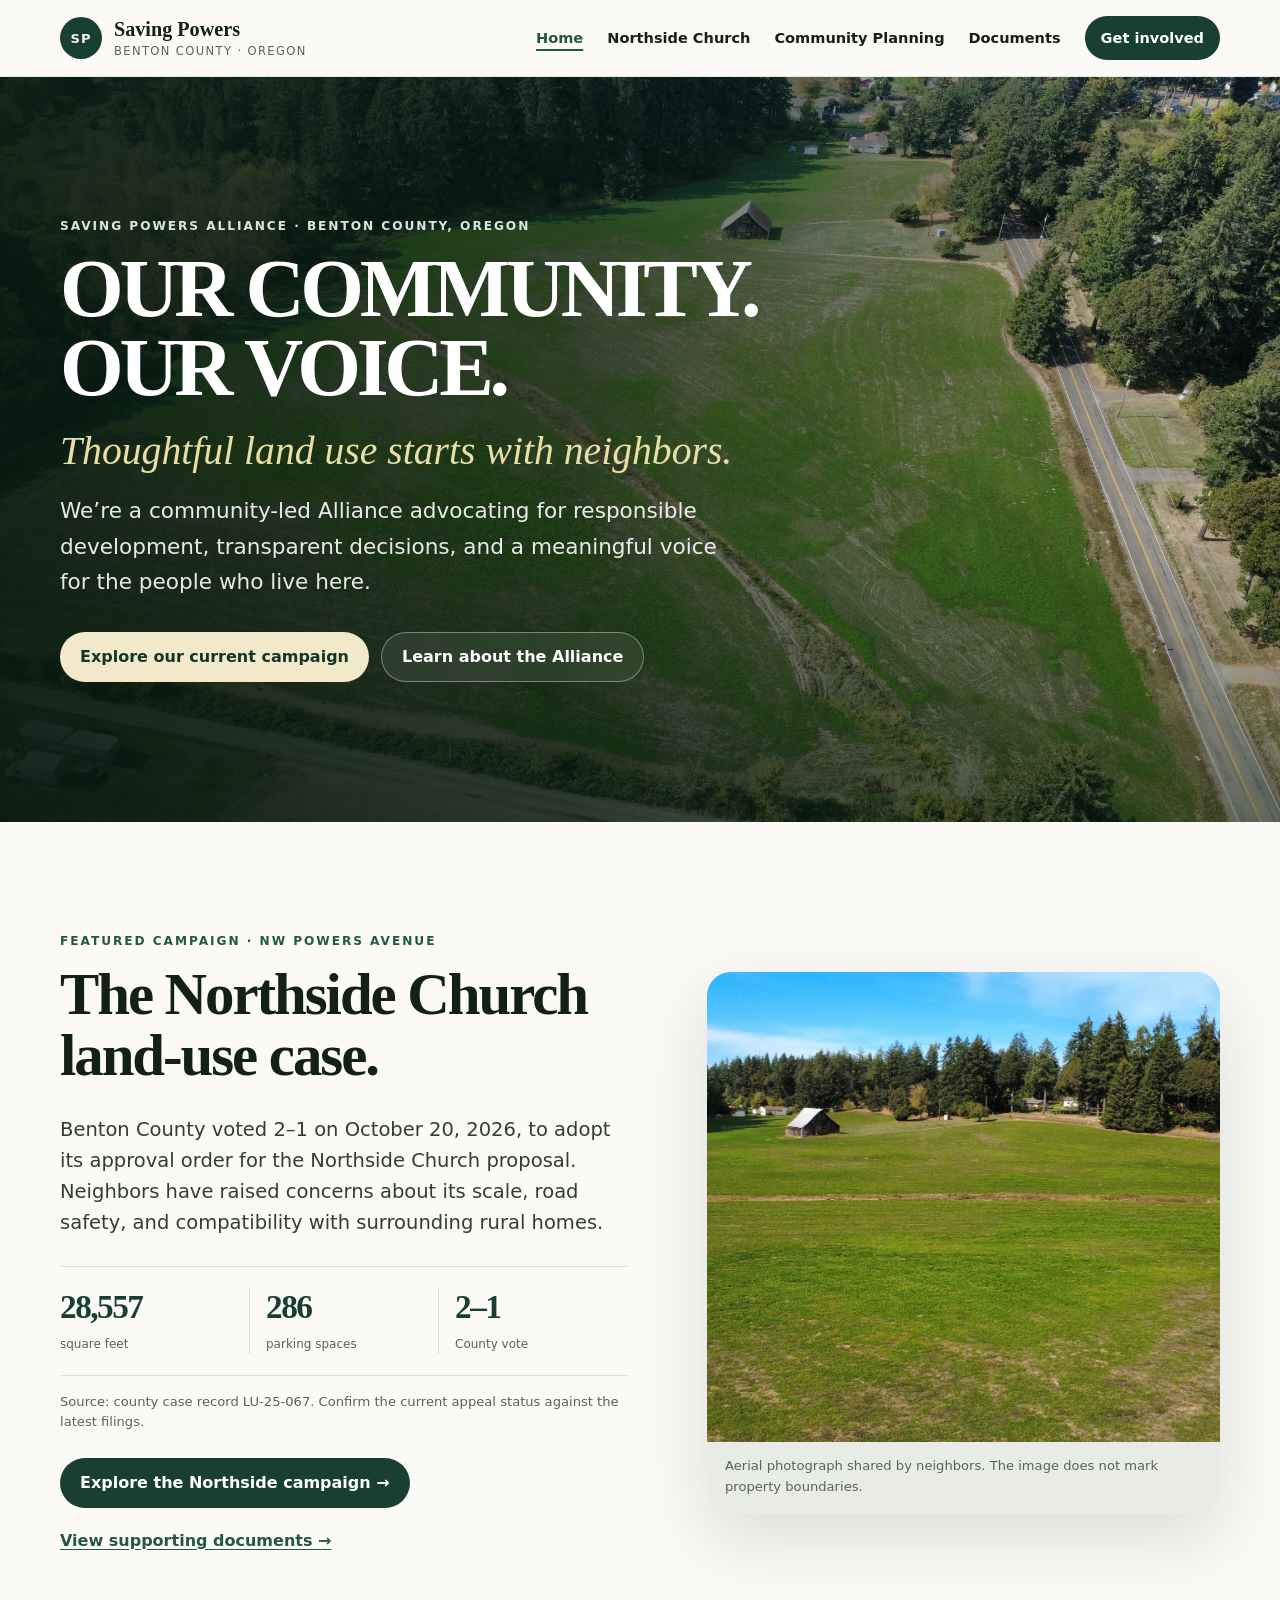
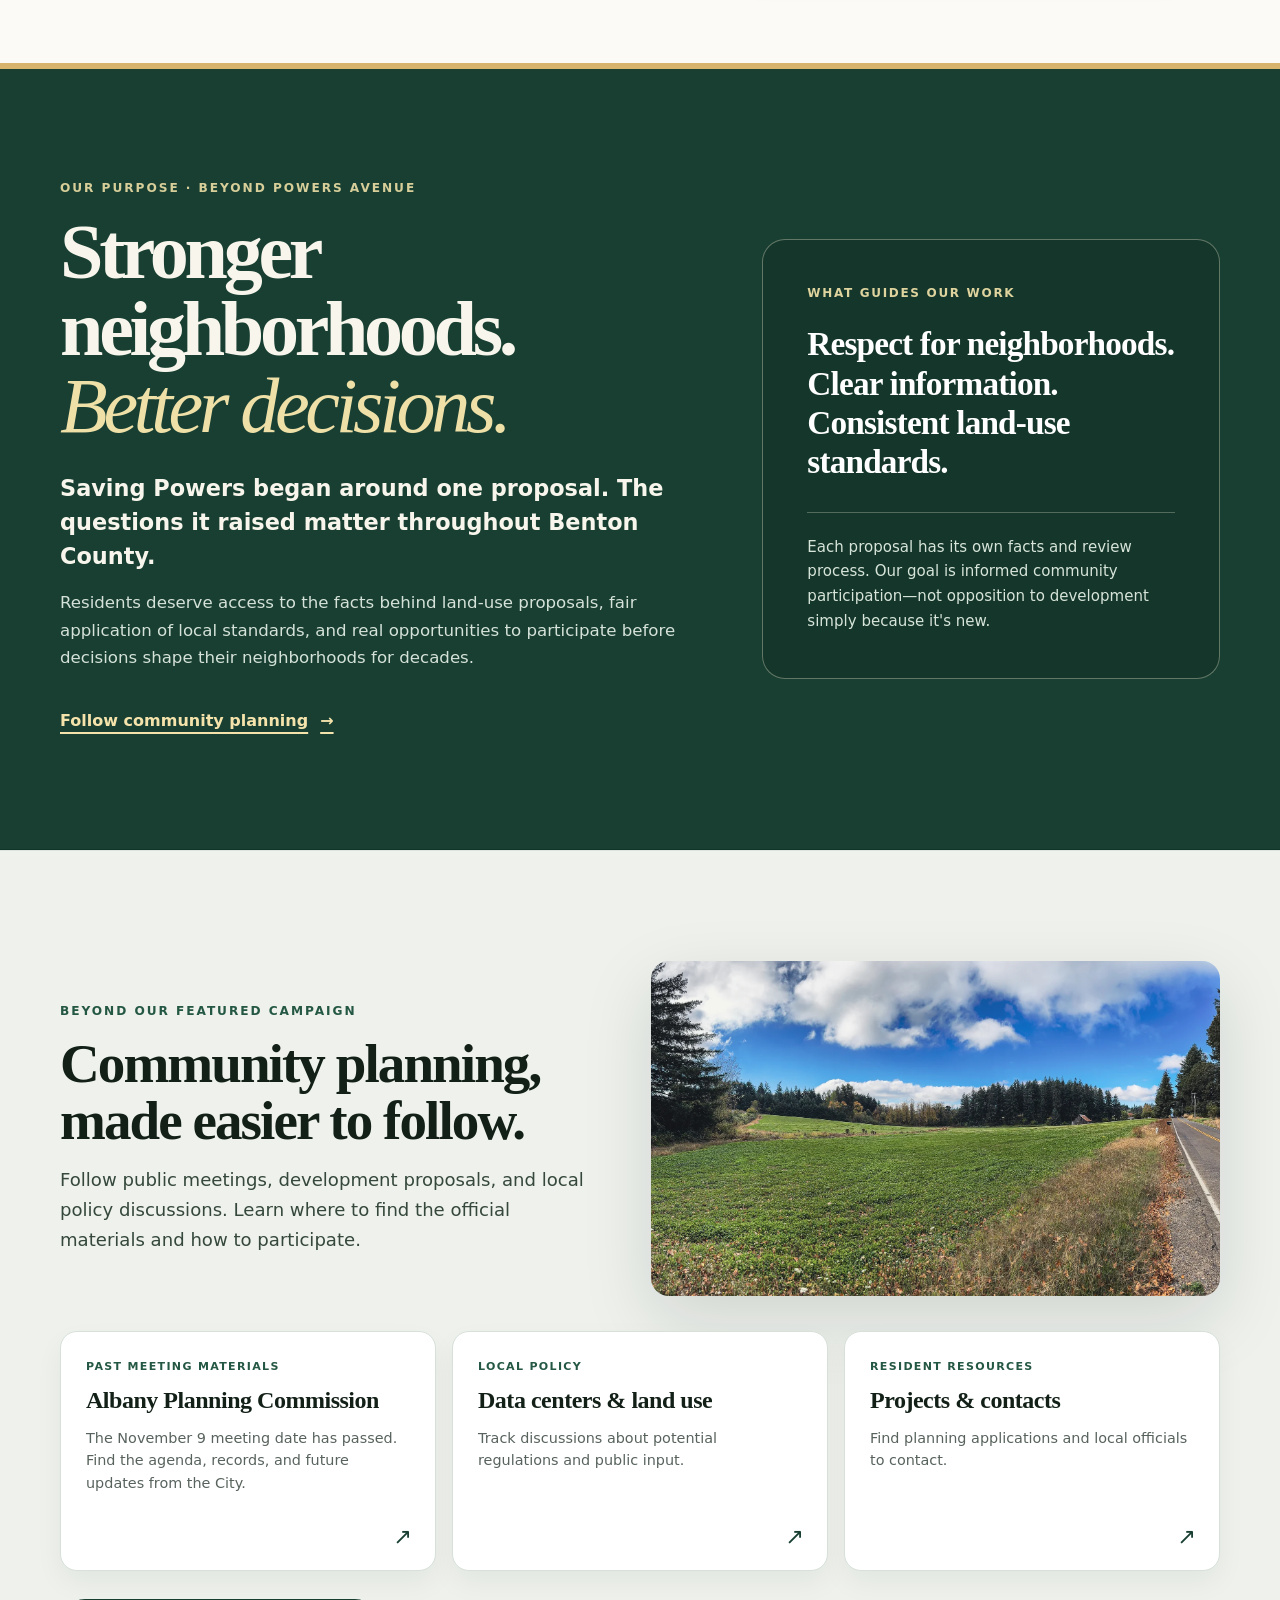
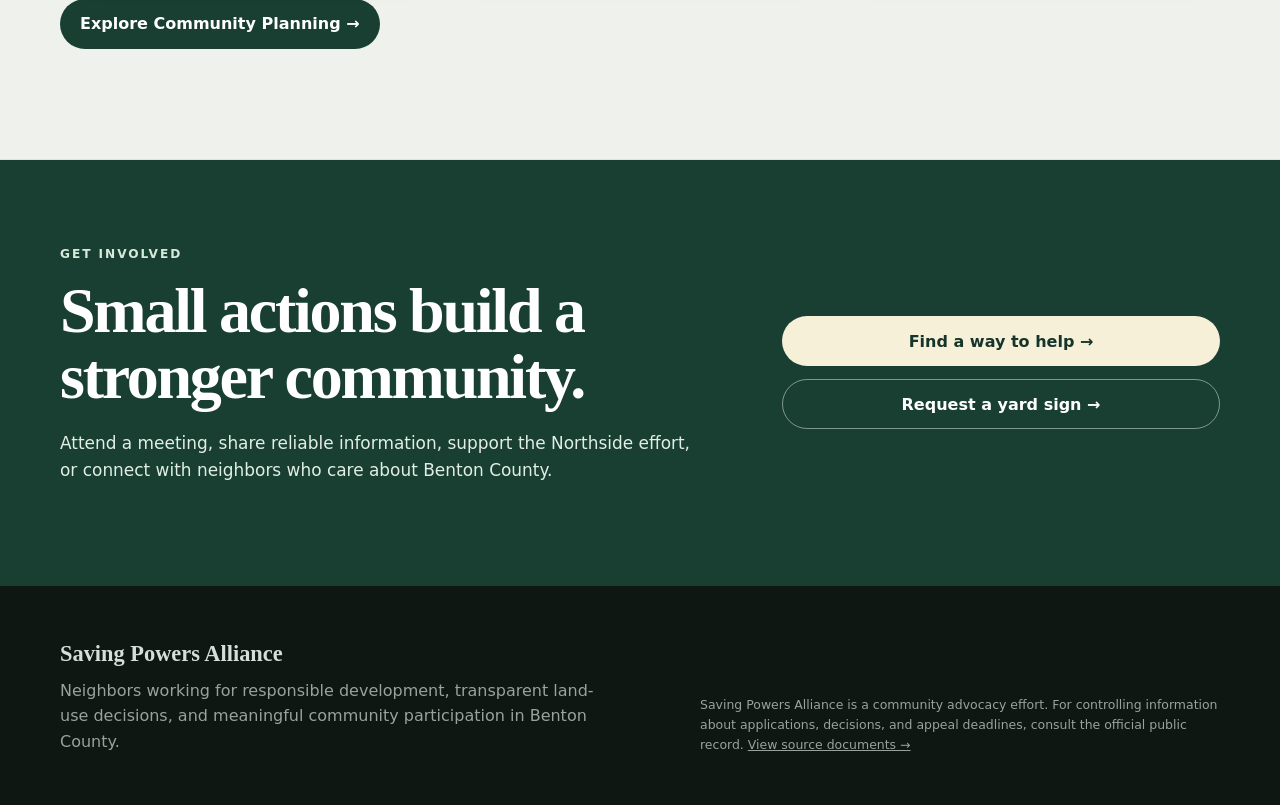
<file: index.html>
<!DOCTYPE html>

<html lang="en">
<head>
<meta charset="utf-8"/>
<meta content="width=device-width, initial-scale=1" name="viewport"/>
<meta content="#183f32" name="theme-color"/>
<meta content="Saving Powers Alliance brings Benton County neighbors together around responsible land use, the Northside Church campaign, and community planning." name="description"/>
<meta content="Saving Powers Alliance | Benton County, Oregon" property="og:title"/>
<meta content="Local voices for responsible development and transparent land-use decisions in Benton County, Oregon." property="og:description"/>
<meta content="website" property="og:type"/>
<meta content="https://savingpowers.com/assets/social-preview.jpg" property="og:image"/>
<meta content="1200" property="og:image:width"/>
<meta content="630" property="og:image:height"/>
<meta content="A bicycle beside a tree, a field and an old barn on Powers Avenue" property="og:image:alt"/>
<meta content="summary_large_image" name="twitter:card"/>
<title>Saving Powers Alliance | Benton County, Oregon</title>

<link rel="stylesheet" href="styles/site.css"/>
<link rel="stylesheet" href="styles/homepage.css"/>
<meta name="robots" content="noindex,nofollow"/>
<link as="image" href="assets/powers-aerial-overview.webp" rel="preload"/>
</head>
<body data-site-page="home" class="alliance-home">
<a class="skip-link" href="#main">Skip to content</a>
<header class="site-header">
<div class="shell header-inner">
<a aria-label="Saving Powers Alliance home" class="brand" href="index.html">
<span aria-hidden="true" class="brand-mark">SP</span>
<span class="brand-copy"><strong>Saving Powers</strong><small>Benton County · Oregon</small></span>
</a>
<nav aria-label="Primary navigation" class="desktop-nav">
<a aria-current="page" href="index.html">Home</a>
<a href="northside.html">Northside Church</a>
<a href="community.html">Community Planning</a>
<a href="documents.html">Documents</a>
<a class="nav-cta" href="get-involved.html">Get involved</a>
</nav>
<details class="mobile-nav">
<summary aria-label="Open navigation">Menu</summary>
<nav aria-label="Mobile navigation">
<a aria-current="page" href="index.html">Home</a>
<a href="northside.html">Northside Church</a>
<a href="community.html">Community Planning</a>
<a href="documents.html">Documents</a>
<a href="get-involved.html">Get involved</a>
</nav>
</details>
</div>
</header>
<main id="main">
<section aria-labelledby="hero-title" class="hero alliance-hero" id="top">
<img alt="Aerial view of green rural fields and homes in the Powers Avenue area of Benton County" class="hero-image" decoding="async" fetchpriority="high" src="assets/powers-aerial-overview.webp"/>
<div aria-hidden="true" class="hero-shade"></div><div class="shell hero-content">
<p class="eyebrow light">Saving Powers Alliance · Benton County, Oregon</p>
<h1 id="hero-title">OUR COMMUNITY.<span class="hero-break"> OUR VOICE.</span></h1>
<p class="hero-tagline">Thoughtful land use starts with neighbors.</p>
<p class="hero-lede">We’re a community-led Alliance advocating for responsible development, transparent decisions, and a meaningful voice for the people who live here.</p>
<div class="hero-actions"><a class="button primary" href="#featured-campaign">Explore our current campaign</a><a class="button glass" href="#about-alliance">Learn about the Alliance</a></div>
</div></section>
<section class="section intro home-feature" id="featured-campaign" aria-labelledby="featured-title">
<div class="shell split intro-grid"><div class="section-copy">
<p class="eyebrow">Featured campaign · NW Powers Avenue</p>
<h2 id="featured-title">The Northside Church land-use case.</h2>
<p class="lead">Benton County voted 2–1 on October 20, 2026, to adopt its approval order for the Northside Church proposal. Neighbors have raised concerns about its scale, road safety, and compatibility with surrounding rural homes.</p>
<div class="home-metrics" aria-label="Northside proposal figures"><div><strong>28,557</strong><span>square feet</span></div><div><strong>286</strong><span>parking spaces</span></div><div><strong>2–1</strong><span>County vote</span></div></div>
<p class="home-factnote">Source: county case record LU-25-067. Confirm the current appeal status against the latest filings.</p>
<div class="home-linkrow"><a class="button cta-dark" href="northside.html">Explore the Northside campaign →</a><a class="text-link" href="documents.html">View supporting documents →</a></div>
</div>
<figure class="photo-card"><img alt="Drone view of a green rural field with a weathered barn near Powers Avenue" loading="lazy" decoding="async" src="assets/powers-field-drone.webp"/><figcaption>Aerial photograph shared by neighbors. The image does not mark property boundaries.</figcaption></figure>
</div></section>
<section class="section precedent-feature home-mission" id="about-alliance" aria-labelledby="alliance-title">
<div class="shell precedent-layout"><div class="precedent-copy">
<p class="eyebrow light">Our purpose · Beyond Powers Avenue</p>
<h2 id="alliance-title">Stronger neighborhoods. <em>Better decisions.</em></h2>
<p class="precedent-lead">Saving Powers began around one proposal. The questions it raised matter throughout Benton County.</p>
<p>Residents deserve access to the facts behind land-use proposals, fair application of local standards, and real opportunities to participate before decisions shape their neighborhoods for decades.</p>
<a class="precedent-link" href="community.html">Follow community planning <span aria-hidden="true">→</span></a>
</div><aside class="precedent-context" aria-label="Alliance priorities">
<span class="precedent-label">What guides our work</span><p class="precedent-question">Respect for neighborhoods. Clear information. Consistent land-use standards.</p>
<div class="precedent-rule" aria-hidden="true"></div>
<p class="precedent-caveat">Each proposal has its own facts and review process. Our goal is informed community participation—not opposition to development simply because it's new.</p>
</aside></div></section>
<section class="section community-hub home-planning" id="community-preview" aria-labelledby="community-preview-title">
<div class="shell"><div class="community-hub-header"><div>
<p class="eyebrow">Beyond our featured campaign</p><h2 id="community-preview-title">Community planning, made easier to follow.</h2>
<p class="community-hub-lede">Follow public meetings, development proposals, and local policy discussions. Learn where to find the official materials and how to participate.</p>
</div><figure class="home-planning-photo"><img loading="lazy" src="assets/powers-roadside-landscape.webp" alt="Green Oregon countryside near a rural road"/></figure></div>
<div class="home-news-list">
<a class="home-news-item" href="community.html#meetings"><span class="home-news-tag" data-planning-home-state>Meeting information</span><strong>Albany Planning Commission</strong><span data-planning-home-summary>November 9 at 5:15 PM. Find the agenda and official participation details.</span><span class="home-news-arrow" aria-hidden="true">↗</span></a>
<a class="home-news-item" href="community.html#issues"><span class="home-news-tag">Local policy</span><strong>Data centers &amp; land use</strong><span>Track discussions about potential regulations and public input.</span><span class="home-news-arrow" aria-hidden="true">↗</span></a>
<a class="home-news-item" href="community.html#resources"><span class="home-news-tag">Resident resources</span><strong>Projects &amp; contacts</strong><span>Find planning applications and local officials to contact.</span><span class="home-news-arrow" aria-hidden="true">↗</span></a>
</div><div class="home-section-action"><a class="button cta-dark" href="community.html">Explore Community Planning →</a></div></div>
</section>
<section class="section home-action" aria-labelledby="home-action-title"><div class="shell home-action-grid">
<div><p class="eyebrow light">Get involved</p><h2 id="home-action-title">Small actions build a stronger community.</h2>
<p>Attend a meeting, share reliable information, support the Northside effort, or connect with neighbors who care about Benton County.</p></div>
<div class="home-action-buttons"><a class="button cream" href="get-involved.html">Find a way to help →</a><a class="button outline-light" href="get-involved.html#yard-signs">Request a yard sign →</a></div>
</div></section>
</main>
<dialog class="site-lightbox" id="site-lightbox" aria-label="Image viewer">
  <div class="site-lightbox-inner">
    <button type="button" class="site-lightbox-close" aria-label="Close image viewer">&times;</button>
    <div class="site-lightbox-media">
      <img class="site-lightbox-image" alt="" decoding="async"/>
    </div>
    <div class="site-lightbox-toolbar">
      <button type="button" class="site-lightbox-arrow" data-viewer-prev aria-label="Previous image">&larr;</button>
      <div>
        <p class="site-lightbox-caption"></p>
        <span class="site-lightbox-count" aria-live="polite"></span>
      </div>
      <button type="button" class="site-lightbox-arrow" data-viewer-next aria-label="Next image">&rarr;</button>
    </div>
  </div>
</dialog>
<footer class="site-footer"><div class="shell footer-inner">
<div><strong>Saving Powers Alliance</strong><p>Neighbors working for responsible development, transparent land-use decisions, and meaningful community participation in Benton County.</p></div>
<p class="fine-print">Saving Powers Alliance is a community advocacy effort. For controlling information about applications, decisions, and appeal deadlines, consult the official public record. <a href="documents.html">View source documents →</a></p>
</div></footer>
<a class="back-to-top" id="back-to-top" href="#top" aria-label="Back to top">
  <span class="back-to-top-arrow" aria-hidden="true">↑</span><span>Top</span>
</a>
<script src="scripts/site.js" defer></script>
<script src="scripts/planning-updates.js" defer></script>
</body>
</html>
</file>
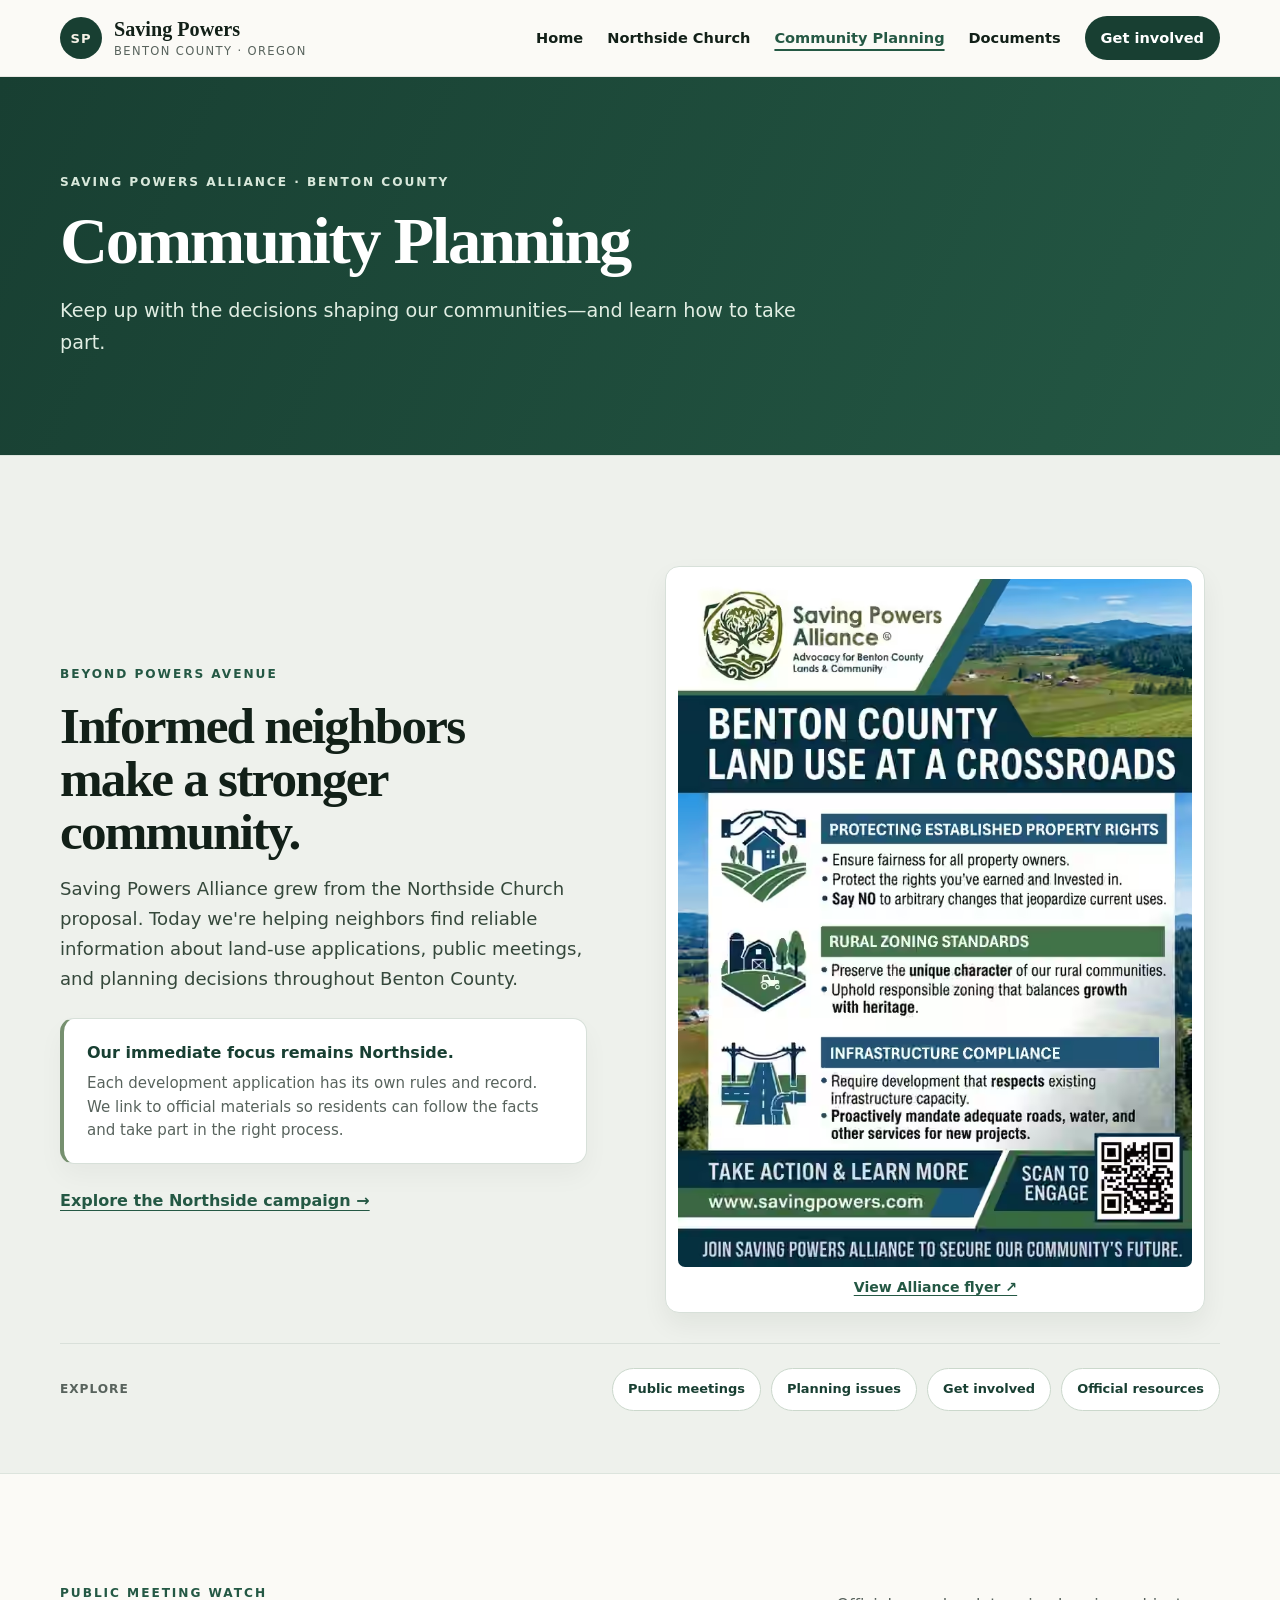
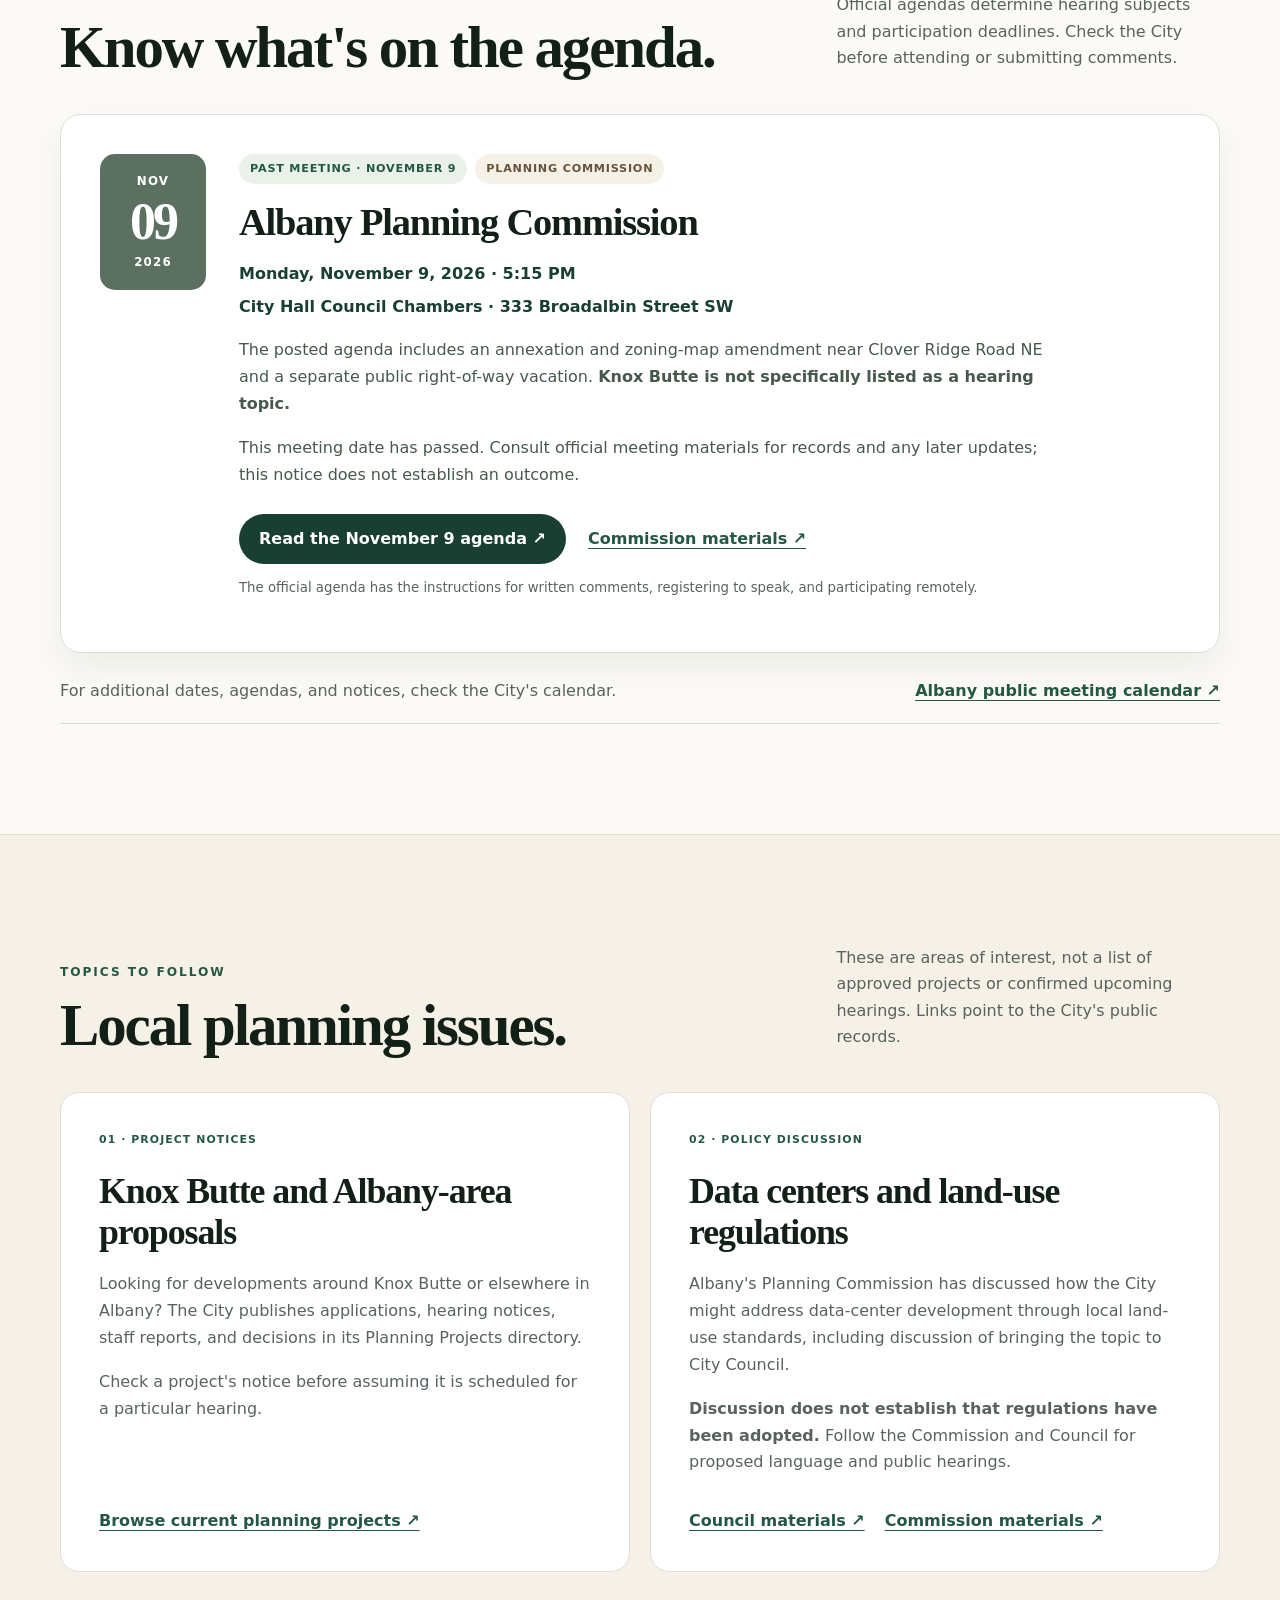
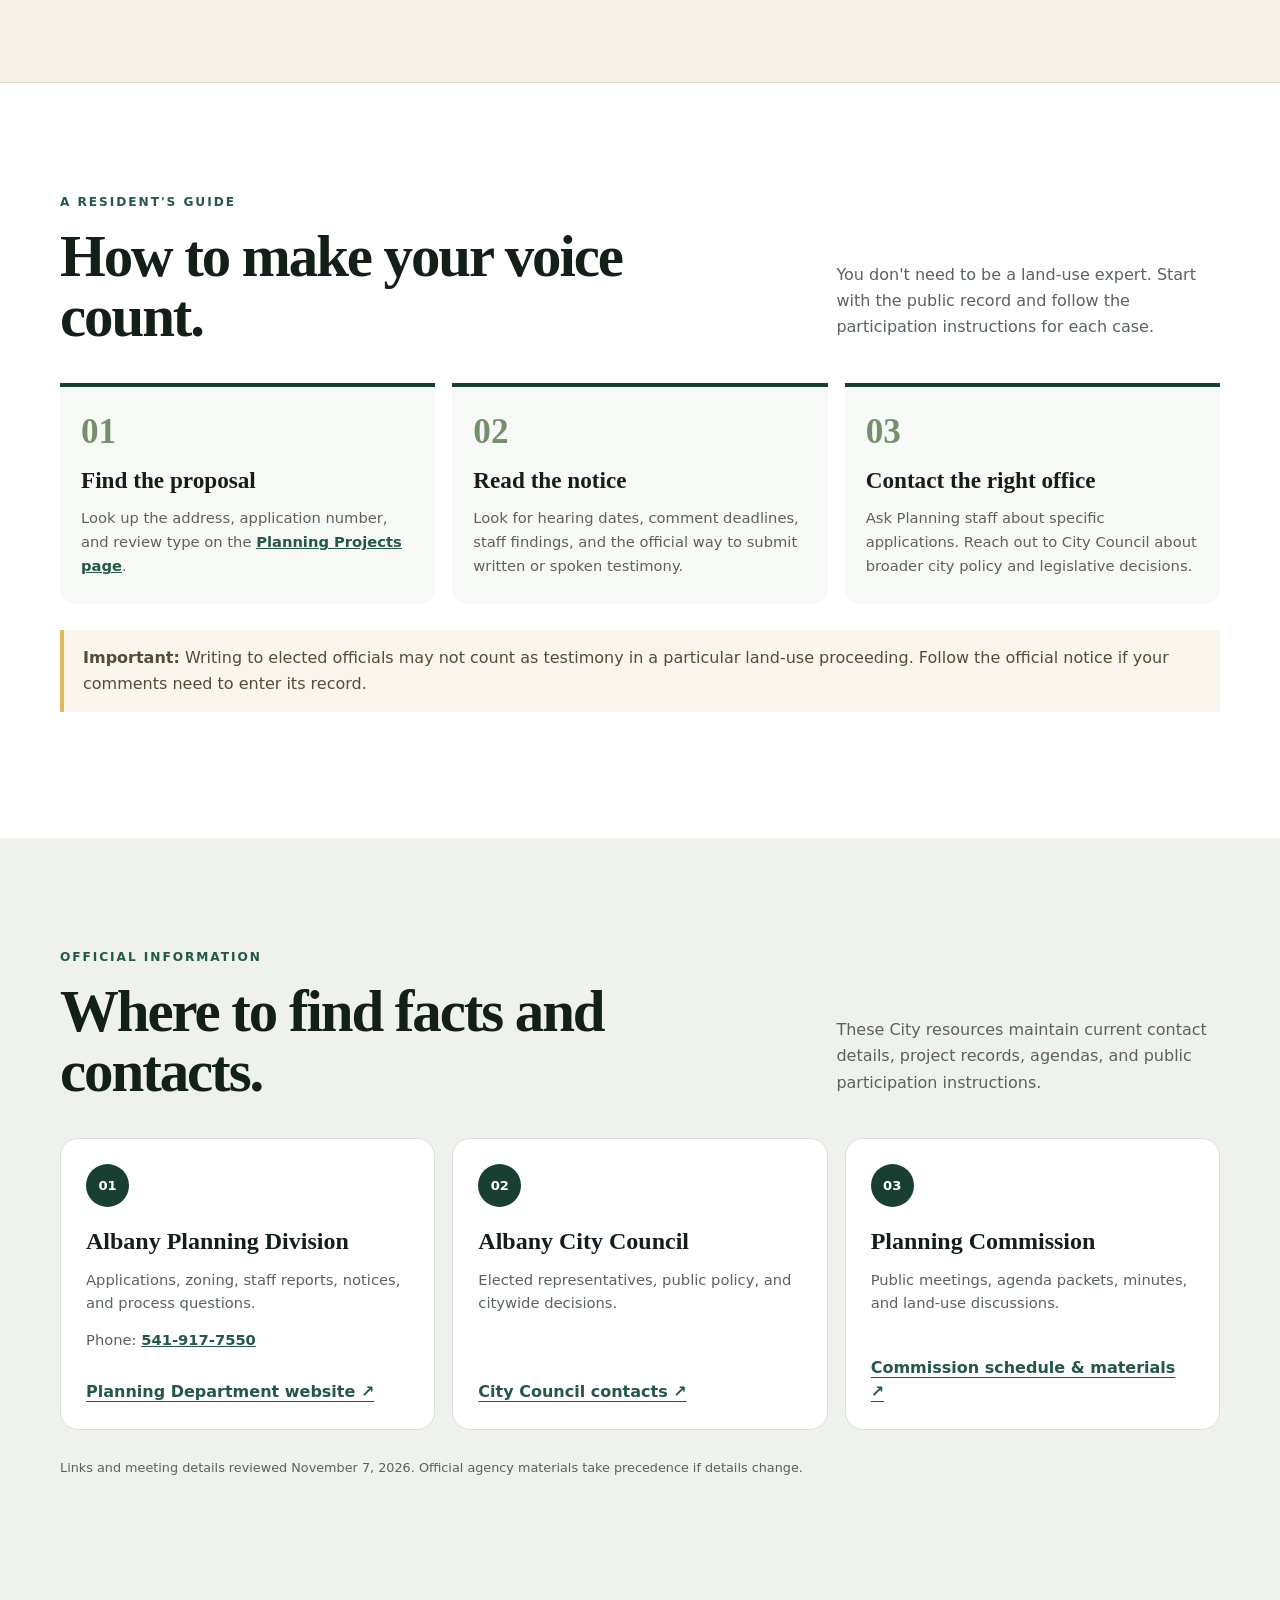
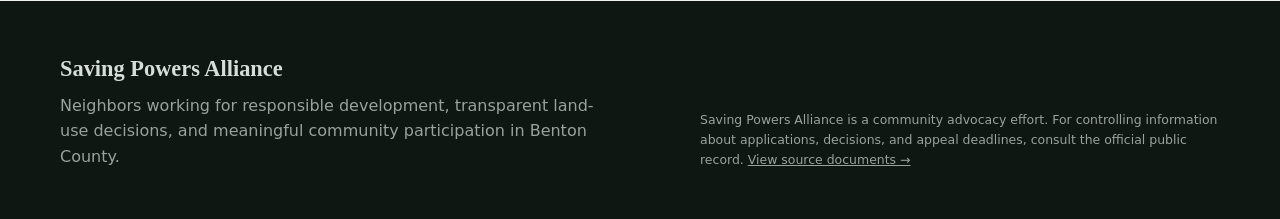
<file: community.html>
<!DOCTYPE html>

<html lang="en">
<head>
<meta charset="utf-8"/>
<meta content="width=device-width, initial-scale=1" name="viewport"/>
<meta content="#183f32" name="theme-color"/>
<meta content="Public meetings, Knox Butte projects, data-center land-use discussions, and ways to participate in Albany planning decisions." name="description"/>
<meta content="Community Planning | Saving Powers Alliance" property="og:title"/>
<meta content="News and participation opportunities for Saving Powers Alliance across Benton County and Albany." property="og:description"/>
<meta content="website" property="og:type"/>
<meta content="https://savingpowers.com/assets/social-preview.jpg" property="og:image"/>
<meta content="1200" property="og:image:width"/>
<meta content="630" property="og:image:height"/>
<meta content="A bicycle beside a tree, a field and an old barn on Powers Avenue" property="og:image:alt"/>
<meta content="summary_large_image" name="twitter:card"/>
<title>Community Planning | Saving Powers Alliance</title>

<link rel="stylesheet" href="styles/site.css"/>
<link rel="stylesheet" href="styles/planning.css"/>
<meta name="robots" content="noindex,nofollow"/>

</head>
<body data-site-page="community">
<a class="skip-link" href="#main">Skip to content</a>
<div id="top" aria-hidden="true"></div>
<header class="site-header">
<div class="shell header-inner">
<a aria-label="Saving Powers Alliance home" class="brand" href="index.html">
<span aria-hidden="true" class="brand-mark">SP</span>
<span class="brand-copy"><strong>Saving Powers</strong><small>Benton County · Oregon</small></span>
</a>
<nav aria-label="Primary navigation" class="desktop-nav">
<a href="index.html">Home</a>
<a href="northside.html">Northside Church</a>
<a aria-current="page" href="community.html">Community Planning</a>
<a href="documents.html">Documents</a>
<a class="nav-cta" href="get-involved.html">Get involved</a>
</nav>
<details class="mobile-nav">
<summary aria-label="Open navigation">Menu</summary>
<nav aria-label="Mobile navigation">
<a href="index.html">Home</a>
<a href="northside.html">Northside Church</a>
<a aria-current="page" href="community.html">Community Planning</a>
<a href="documents.html">Documents</a>
<a href="get-involved.html">Get involved</a>
</nav>
</details>
</div>
</header>

<main id="main">
<section class="page-banner planning-banner" aria-label="Page introduction"><div class="shell"><p class="eyebrow">Saving Powers Alliance · Benton County</p><h1>Community Planning</h1><p>Keep up with the decisions shaping our communities—and learn how to take part.</p></div></section>

<section class="section community-hub planning-intro" id="community-news" aria-labelledby="community-news-heading"><div class="shell">
<div class="community-hub-header">
<div><p class="eyebrow">Beyond Powers Avenue</p><h2 id="community-news-heading">Informed neighbors make a stronger community.</h2>
<p class="community-hub-lede">Saving Powers Alliance grew from the Northside Church proposal. Today we're helping neighbors find reliable information about land-use applications, public meetings, and planning decisions throughout Benton County.</p>
<aside class="community-hub-context"><strong>Our immediate focus remains Northside.</strong><p>Each development application has its own rules and record. We link to official materials so residents can follow the facts and take part in the right process.</p></aside>
<a class="planning-link" href="northside.html">Explore the Northside campaign →</a></div>
<div class="community-hub-support"><figure class="community-hub-flyer">
          <a href="assets/benton-county-land-use-crossroads-2026-11.avif" target="_blank" rel="noopener noreferrer" aria-label="Open the Benton County Land Use at a Crossroads flyer">
            <img src="assets/benton-county-land-use-crossroads-2026-11.avif" width="750" height="1004" loading="lazy" decoding="async" alt="Saving Powers Alliance flyer titled Benton County Land Use at a Crossroads, highlighting property rights, rural zoning standards, and infrastructure compliance">
          </a>
          <figcaption><a href="assets/benton-county-land-use-crossroads-2026-11.avif" target="_blank" rel="noopener noreferrer">View Alliance flyer ↗</a></figcaption>
        </figure></div></div>
<nav class="planning-jump" aria-label="On this page"><span>Explore</span><a href="#meetings">Public meetings</a><a href="#issues">Planning issues</a><a href="#participate">Get involved</a><a href="#resources">Official resources</a></nav>
</div></section>

<section class="section planning-meetings" id="meetings" aria-labelledby="meetings-heading"><div class="shell">
<div class="planning-heading"><div><p class="eyebrow">Public meeting watch</p><h2 id="meetings-heading">Know what's on the agenda.</h2></div><p>Official agendas determine hearing subjects and participation deadlines. Check the City before attending or submitting comments.</p></div>
<article class="planning-meeting" data-planning-event="2026-11-09">
<div class="planning-date" aria-label="November 9, 2026"><span>NOV</span><strong>09</strong><span>2026</span></div>
<div class="planning-meeting-copy"><div class="planning-tags"><span class="planning-tag" data-planning-meeting-state>November 9 meeting details</span><span class="planning-tag planning-tag-neutral">Planning Commission</span></div>
<h3>Albany Planning Commission</h3>
<p class="planning-where"><time datetime="2026-11-09T17:15:00-08:00">Monday, November 9, 2026 · 5:15 PM</time><span>City Hall Council Chambers · 333 Broadalbin Street SW</span></p>
<p>The posted agenda includes an annexation and zoning-map amendment near Clover Ridge Road NE and a separate public right-of-way vacation. <strong>Knox Butte is not specifically listed as a hearing topic.</strong></p>
<p data-planning-meeting-after hidden>This meeting date has passed. Consult official meeting materials for records and any later updates; this notice does not establish an outcome.</p>
<div class="planning-actions"><a class="button cta-dark" href="https://albanyoregon.gov/mnt/html/citycouncil/bcc/archive/2026/plc_20261109_agd.pdf" target="_blank" rel="noopener noreferrer">Read the November 9 agenda ↗</a>
<a class="planning-link" href="https://albanyoregon.gov/council/groups/plc" target="_blank" rel="noopener noreferrer">Commission materials ↗</a></div>
<p class="planning-note">The official agenda has the instructions for written comments, registering to speak, and participating remotely.</p>
</div></article>
<div class="planning-meeting-more"><p>For additional dates, agendas, and notices, check the City's calendar.</p><a class="planning-link" href="https://albanyoregon.gov/calendar" target="_blank" rel="noopener noreferrer">Albany public meeting calendar ↗</a></div>
</div></section>

<section class="section planning-issues" id="issues" aria-labelledby="issues-heading"><div class="shell">
<div class="planning-heading"><div><p class="eyebrow">Topics to follow</p><h2 id="issues-heading">Local planning issues.</h2></div><p>These are areas of interest, not a list of approved projects or confirmed upcoming hearings. Links point to the City's public records.</p></div>
<div class="planning-issue-grid">
<article class="planning-issue"><span class="planning-kicker">01 · Project notices</span><h3>Knox Butte and Albany-area proposals</h3><p>Looking for developments around Knox Butte or elsewhere in Albany? The City publishes applications, hearing notices, staff reports, and decisions in its Planning Projects directory.</p><p>Check a project's notice before assuming it is scheduled for a particular hearing.</p><a class="planning-link" href="https://albanyoregon.gov/planning/projects" target="_blank" rel="noopener noreferrer">Browse current planning projects ↗</a></article>
<article class="planning-issue"><span class="planning-kicker">02 · Policy discussion</span><h3>Data centers and land-use regulations</h3><p>Albany's Planning Commission has discussed how the City might address data-center development through local land-use standards, including discussion of bringing the topic to City Council.</p><p><strong>Discussion does not establish that regulations have been adopted.</strong> Follow the Commission and Council for proposed language and public hearings.</p><div class="planning-issue-links"><a class="planning-link" href="https://albanyoregon.gov/council/materials" target="_blank" rel="noopener noreferrer">Council materials ↗</a><a class="planning-link" href="https://albanyoregon.gov/council/groups/plc" target="_blank" rel="noopener noreferrer">Commission materials ↗</a></div></article>
</div></div></section>

<section class="section planning-participate" id="participate" aria-labelledby="participate-heading"><div class="shell">
<div class="planning-heading"><div><p class="eyebrow">A resident's guide</p><h2 id="participate-heading">How to make your voice count.</h2></div><p>You don't need to be a land-use expert. Start with the public record and follow the participation instructions for each case.</p></div>
<div class="planning-steps">
<div class="planning-step"><span>01</span><h3>Find the proposal</h3><p>Look up the address, application number, and review type on the <a href="https://albanyoregon.gov/planning/projects" target="_blank" rel="noopener noreferrer">Planning Projects page</a>.</p></div>
<div class="planning-step"><span>02</span><h3>Read the notice</h3><p>Look for hearing dates, comment deadlines, staff findings, and the official way to submit written or spoken testimony.</p></div>
<div class="planning-step"><span>03</span><h3>Contact the right office</h3><p>Ask Planning staff about specific applications. Reach out to City Council about broader city policy and legislative decisions.</p></div>
</div>
<p class="planning-caution"><strong>Important:</strong> Writing to elected officials may not count as testimony in a particular land-use proceeding. Follow the official notice if your comments need to enter its record.</p>
</div></section>

<section class="section planning-resources" id="resources" aria-labelledby="resources-heading"><div class="shell">
<div class="planning-heading"><div><p class="eyebrow">Official information</p><h2 id="resources-heading">Where to find facts and contacts.</h2></div><p>These City resources maintain current contact details, project records, agendas, and public participation instructions.</p></div>
<div class="planning-resources-grid">
<article class="planning-resource"><span class="planning-resource-icon">01</span><h3>Albany Planning Division</h3><p>Applications, zoning, staff reports, notices, and process questions.</p><p>Phone: <a href="tel:+15419177550">541-917-7550</a></p><a class="planning-link" href="https://albanyoregon.gov/planning" target="_blank" rel="noopener noreferrer">Planning Department website ↗</a></article>
<article class="planning-resource"><span class="planning-resource-icon">02</span><h3>Albany City Council</h3><p>Elected representatives, public policy, and citywide decisions.</p><a class="planning-link" href="https://albanyoregon.gov/council" target="_blank" rel="noopener noreferrer">City Council contacts ↗</a></article>
<article class="planning-resource"><span class="planning-resource-icon">03</span><h3>Planning Commission</h3><p>Public meetings, agenda packets, minutes, and land-use discussions.</p><a class="planning-link" href="https://albanyoregon.gov/council/groups/plc" target="_blank" rel="noopener noreferrer">Commission schedule &amp; materials ↗</a></article>
</div><p class="planning-review-note">Links and meeting details reviewed November 7, 2026. Official agency materials take precedence if details change.</p>
</div></section>
</main>
<dialog class="site-lightbox" id="site-lightbox" aria-label="Image viewer">
  <div class="site-lightbox-inner">
    <button type="button" class="site-lightbox-close" aria-label="Close image viewer">&times;</button>
    <div class="site-lightbox-media">
      <img class="site-lightbox-image" alt="" decoding="async"/>
    </div>
    <div class="site-lightbox-toolbar">
      <button type="button" class="site-lightbox-arrow" data-viewer-prev aria-label="Previous image">&larr;</button>
      <div>
        <p class="site-lightbox-caption"></p>
        <span class="site-lightbox-count" aria-live="polite"></span>
      </div>
      <button type="button" class="site-lightbox-arrow" data-viewer-next aria-label="Next image">&rarr;</button>
    </div>
  </div>
</dialog>
<footer class="site-footer"><div class="shell footer-inner">
<div><strong>Saving Powers Alliance</strong><p>Neighbors working for responsible development, transparent land-use decisions, and meaningful community participation in Benton County.</p></div>
<p class="fine-print">Saving Powers Alliance is a community advocacy effort. For controlling information about applications, decisions, and appeal deadlines, consult the official public record. <a href="documents.html">View source documents →</a></p>
</div></footer>
<a class="back-to-top" id="back-to-top" href="#top" aria-label="Back to top">
  <span class="back-to-top-arrow" aria-hidden="true">↑</span><span>Top</span>
</a>
<script src="scripts/site.js" defer></script>
<script src="scripts/planning-updates.js" defer></script>
</body>
</html>
</file>
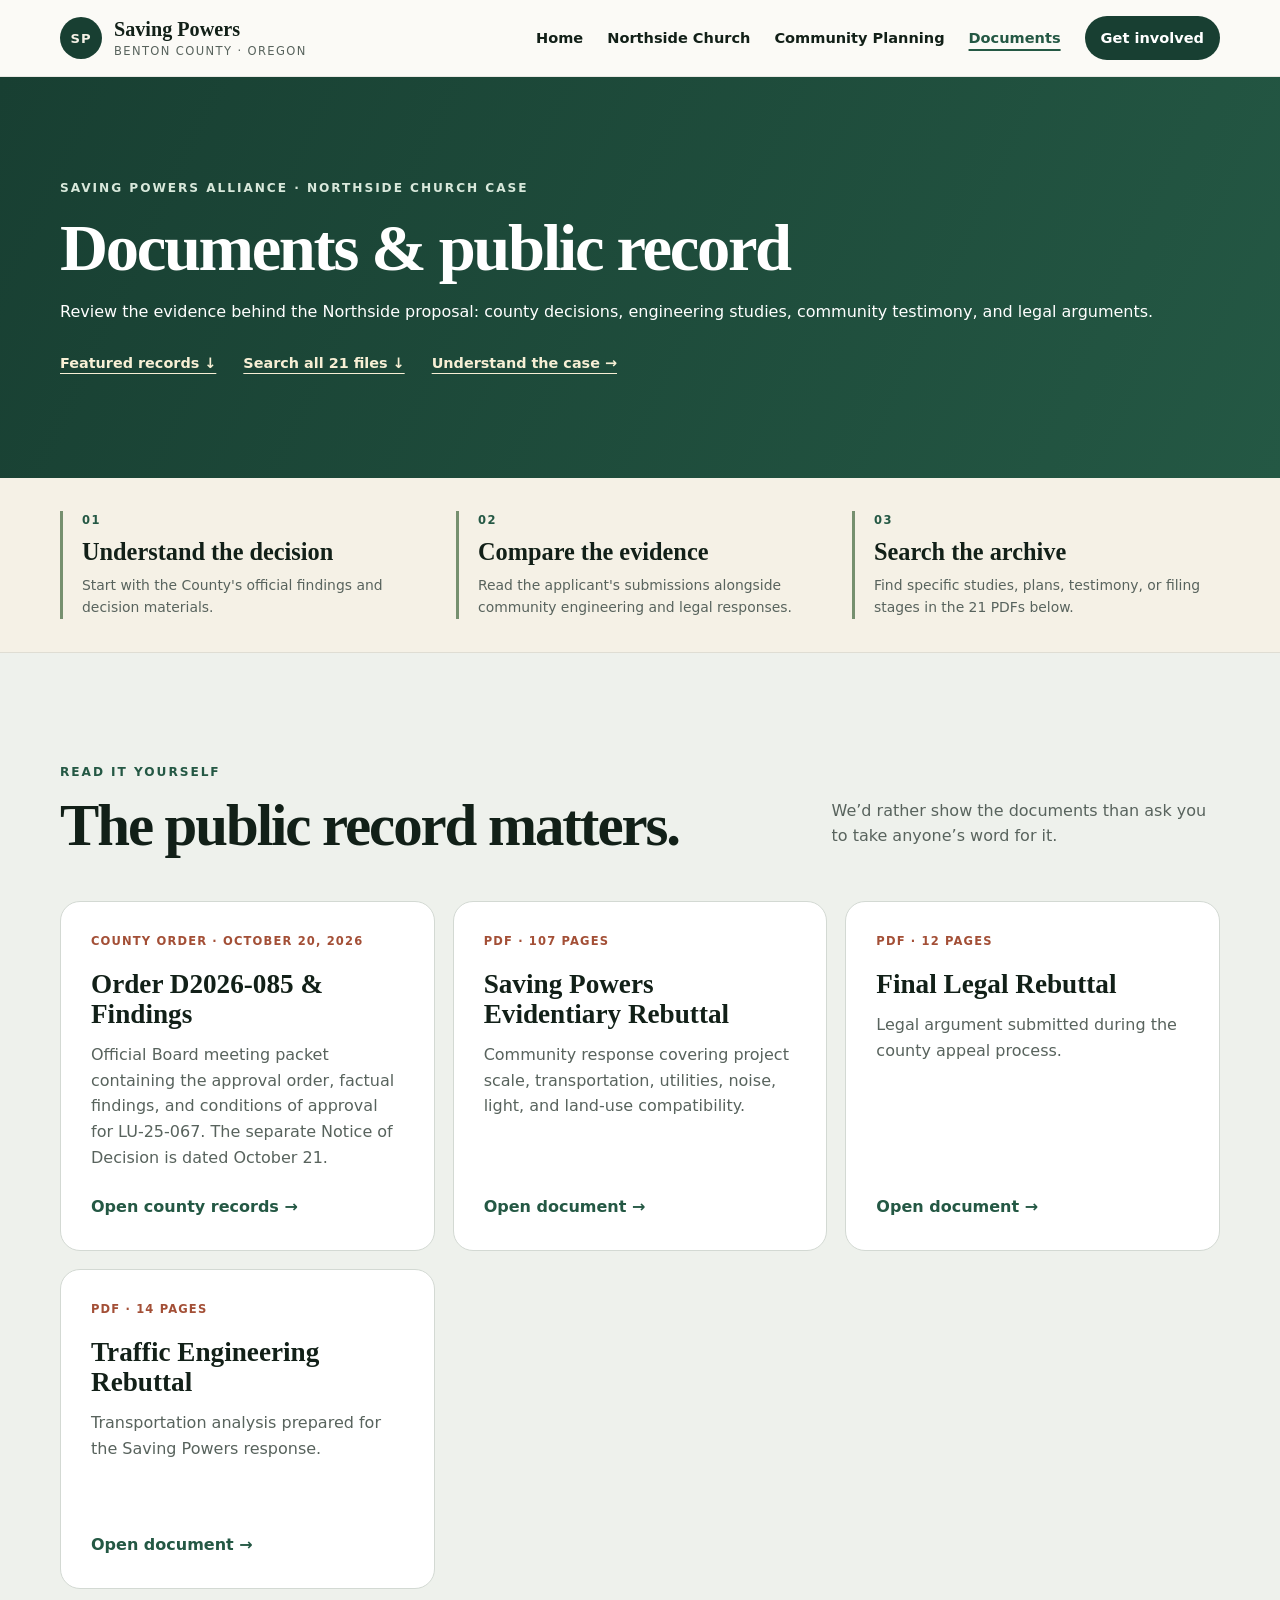
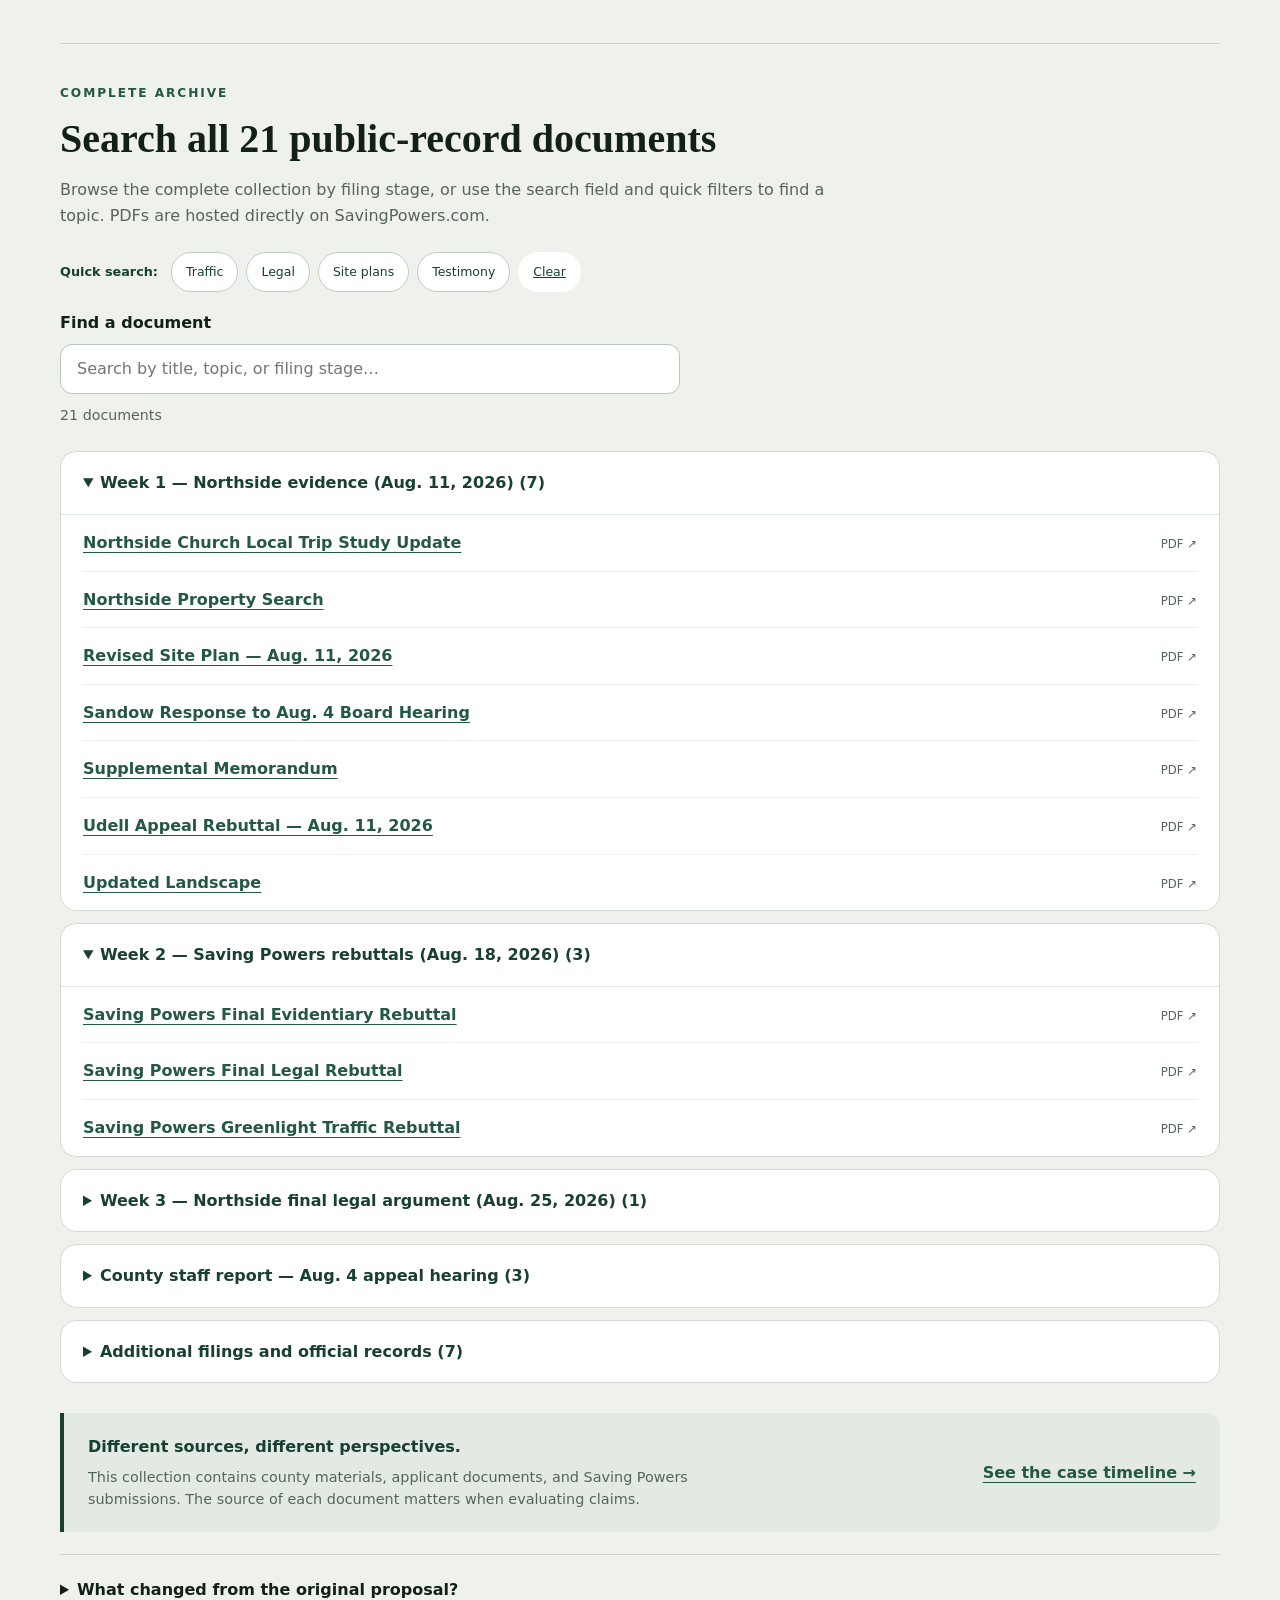
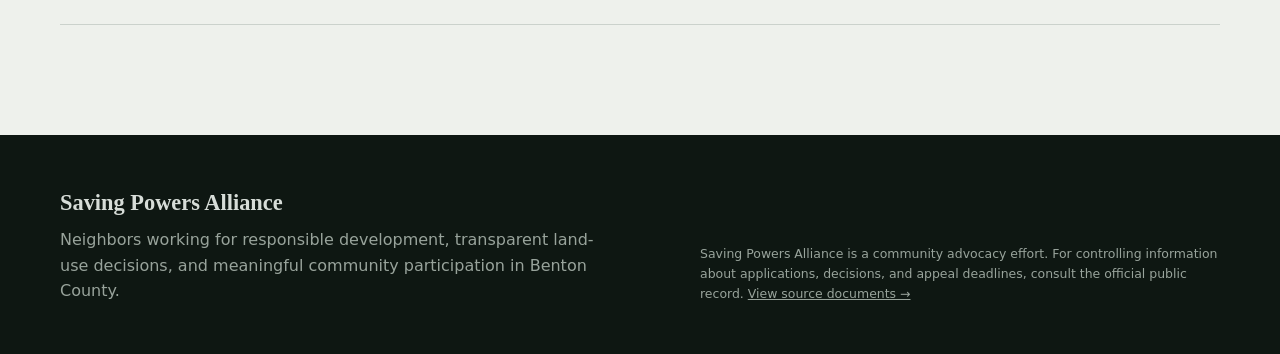
<file: documents.html>
<!DOCTYPE html>

<html lang="en">
<head>
<meta charset="utf-8"/>
<meta content="width=device-width, initial-scale=1" name="viewport"/>
<meta content="#183f32" name="theme-color"/>
<meta content="Explore the Northside Church land-use record. Search 21 original PDFs, county decision materials, traffic studies, and Saving Powers testimony." name="description"/>
<meta content="Public Record &amp; Documents | Saving Powers" property="og:title"/>
<meta content="Search and read the documents, studies and testimony from the Northside Church land-use proceedings." property="og:description"/>
<meta content="website" property="og:type"/>
<meta content="https://savingpowers.com/assets/social-preview.jpg" property="og:image"/>
<meta content="1200" property="og:image:width"/>
<meta content="630" property="og:image:height"/>
<meta content="A bicycle beside a tree, a field and an old barn on Powers Avenue" property="og:image:alt"/>
<meta content="summary_large_image" name="twitter:card"/>
<title>Documents &amp; Evidence | Saving Powers Alliance</title>

<link rel="stylesheet" href="styles/site.css"/>
<link rel="stylesheet" href="styles/documents.css"/>
<meta name="robots" content="noindex,nofollow"/>

</head>
<body data-site-page="documents">
<a class="skip-link" href="#main">Skip to content</a>
<div id="top" aria-hidden="true"></div>
<header class="site-header">
<div class="shell header-inner">
<a aria-label="Saving Powers Alliance home" class="brand" href="index.html">
<span aria-hidden="true" class="brand-mark">SP</span>
<span class="brand-copy"><strong>Saving Powers</strong><small>Benton County · Oregon</small></span>
</a>
<nav aria-label="Primary navigation" class="desktop-nav">
<a href="index.html">Home</a>
<a href="northside.html">Northside Church</a>
<a href="community.html">Community Planning</a>
<a aria-current="page" href="documents.html">Documents</a>
<a class="nav-cta" href="get-involved.html">Get involved</a>
</nav>
<details class="mobile-nav">
<summary aria-label="Open navigation">Menu</summary>
<nav aria-label="Mobile navigation">
<a href="index.html">Home</a>
<a href="northside.html">Northside Church</a>
<a href="community.html">Community Planning</a>
<a aria-current="page" href="documents.html">Documents</a>
<a href="get-involved.html">Get involved</a>
</nav>
</details>
</div>
</header>
<main id="main">
<section class="page-banner document-banner" aria-label="Page introduction"><div class="shell">
<p class="eyebrow">Saving Powers Alliance · Northside Church case</p><h1>Documents &amp; public record</h1>
<p>Review the evidence behind the Northside proposal: county decisions, engineering studies, community testimony, and legal arguments.</p>
<div class="document-banner-links"><a href="#record">Featured records ↓</a><a href="#document-library">Search all 21 files ↓</a><a href="northside.html">Understand the case →</a></div>
</div></section>
<section class="document-approach" aria-label="How to use the records">
<div class="shell document-approach-grid">
<div><span class="document-approach-number">01</span><strong>Understand the decision</strong><p>Start with the County's official findings and decision materials.</p></div>
<div><span class="document-approach-number">02</span><strong>Compare the evidence</strong><p>Read the applicant's submissions alongside community engineering and legal responses.</p></div>
<div><span class="document-approach-number">03</span><strong>Search the archive</strong><p>Find specific studies, plans, testimony, or filing stages in the 21 PDFs below.</p></div>
</div></section>
<section class="section record" id="record">
<div class="shell">
<div class="section-heading-row">
<div>
<p class="eyebrow">Read it yourself</p>
<h2>The public record matters.</h2>
</div>
<p>We’d rather show the documents than ask you to take anyone’s word for it.</p>
</div>
<div class="document-grid">
<a class="document-card" href="https://bentoncoor.portal.civicclerk.com/event/1052/files/agenda/2992" rel="noopener noreferrer" target="_blank">
<span class="doc-type">County order · October 20, 2026</span>
<h3>Order D2026-085 &amp; Findings</h3>
<p>Official Board meeting packet containing the approval order, factual findings, and conditions of approval for LU-25-067. The separate Notice of Decision is dated October 21.</p>
<span class="text-link">Open county records →</span>
</a>
<a class="document-card" href="documents/saving-powers-final-evidentiary-rebuttal.pdf" rel="noopener" target="_blank">
<span class="doc-type">PDF · 107 pages</span>
<h3>Saving Powers Evidentiary Rebuttal</h3>
<p>Community response covering project scale, transportation, utilities, noise, light, and land-use compatibility.</p>
<span class="text-link">Open document →</span>
</a>
<a class="document-card" href="documents/saving-powers-final-legal-rebuttal.pdf" rel="noopener" target="_blank">
<span class="doc-type">PDF · 12 pages</span>
<h3>Final Legal Rebuttal</h3>
<p>Legal argument submitted during the county appeal process.</p>
<span class="text-link">Open document →</span>
</a>
<a class="document-card" href="documents/saving-powers-greenlight-traffic-rebuttal.pdf" rel="noopener" target="_blank">
<span class="doc-type">PDF · 14 pages</span>
<h3>Traffic Engineering Rebuttal</h3>
<p>Transportation analysis prepared for the Saving Powers response.</p>
<span class="text-link">Open document →</span>
</a>
</div><div id="document-library"><div class="archive-header"><p class="eyebrow">Complete archive</p><h3>Search all 21 public-record documents</h3>
<p>Browse the complete collection by filing stage, or use the search field and quick filters to find a topic. PDFs are hosted directly on SavingPowers.com.</p>
<div class="document-filter-tools" role="group" aria-label="Quick document topics">
<span>Quick search:</span>
<button type="button" data-document-filter="traffic" aria-pressed="false">Traffic</button>
<button type="button" data-document-filter="legal" aria-pressed="false">Legal</button>
<button type="button" data-document-filter="site plan" aria-pressed="false">Site plans</button>
<button type="button" data-document-filter="testimony" aria-pressed="false">Testimony</button>
<button type="button" data-document-clear>Clear</button>
</div><label class="archive-search-label" for="document-search">Find a document</label><input aria-controls="archive-groups" class="archive-search" id="document-search" placeholder="Search by title, topic, or filing stage…" type="search"/><p aria-live="polite" class="archive-status" id="document-search-status">21 documents</p></div><div id="archive-groups"><details class="archive-group" open=""><summary>Week 1 — Northside evidence (Aug. 11, 2026)  (7)</summary><ul class="archive-list"><li class="archive-entry" data-search="northside church local trip study update week 1 — northside evidence (aug. 11, 2026)"><a data-local-document="documents/northside-church-local-trip-study-update.pdf" href="documents/northside-church-local-trip-study-update.pdf" rel="noopener noreferrer" target="_blank">Northside Church Local Trip Study Update</a><span class="archive-entry-type">PDF ↗</span></li><li class="archive-entry" data-search="northside property search week 1 — northside evidence (aug. 11, 2026)"><a data-local-document="documents/northside-property-search.pdf" href="documents/northside-property-search.pdf" rel="noopener noreferrer" target="_blank">Northside Property Search</a><span class="archive-entry-type">PDF ↗</span></li><li class="archive-entry" data-search="revised site plan — aug. 11, 2026 week 1 — northside evidence (aug. 11, 2026)"><a data-local-document="documents/revised-site-plan-aug-11-2026.pdf" href="documents/revised-site-plan-aug-11-2026.pdf" rel="noopener noreferrer" target="_blank">Revised Site Plan — Aug. 11, 2026</a><span class="archive-entry-type">PDF ↗</span></li><li class="archive-entry" data-search="sandow response to aug. 4 board hearing week 1 — northside evidence (aug. 11, 2026)"><a data-local-document="documents/sandow-response-to-aug-4-board-hearing.pdf" href="documents/sandow-response-to-aug-4-board-hearing.pdf" rel="noopener noreferrer" target="_blank">Sandow Response to Aug. 4 Board Hearing</a><span class="archive-entry-type">PDF ↗</span></li><li class="archive-entry" data-search="supplemental memorandum week 1 — northside evidence (aug. 11, 2026)"><a data-local-document="documents/supplemental-memorandum.pdf" href="documents/supplemental-memorandum.pdf" rel="noopener noreferrer" target="_blank">Supplemental Memorandum</a><span class="archive-entry-type">PDF ↗</span></li><li class="archive-entry" data-search="udell appeal rebuttal — aug. 11, 2026 week 1 — northside evidence (aug. 11, 2026)"><a data-local-document="documents/udell-appeal-rebuttal-aug-11-2026.pdf" href="documents/udell-appeal-rebuttal-aug-11-2026.pdf" rel="noopener noreferrer" target="_blank">Udell Appeal Rebuttal — Aug. 11, 2026</a><span class="archive-entry-type">PDF ↗</span></li><li class="archive-entry" data-search="updated landscape week 1 — northside evidence (aug. 11, 2026)"><a data-local-document="documents/updated-landscape.pdf" href="documents/updated-landscape.pdf" rel="noopener noreferrer" target="_blank">Updated Landscape</a><span class="archive-entry-type">PDF ↗</span></li></ul></details><details class="archive-group" open=""><summary>Week 2 — Saving Powers rebuttals (Aug. 18, 2026)  (3)</summary><ul class="archive-list"><li class="archive-entry" data-search="saving powers final evidentiary rebuttal week 2 — saving powers rebuttals (aug. 18, 2026)"><a data-local-document="documents/saving-powers-final-evidentiary-rebuttal.pdf" href="documents/saving-powers-final-evidentiary-rebuttal.pdf" rel="noopener noreferrer" target="_blank">Saving Powers Final Evidentiary Rebuttal</a><span class="archive-entry-type">PDF ↗</span></li><li class="archive-entry" data-search="saving powers final legal rebuttal week 2 — saving powers rebuttals (aug. 18, 2026)"><a data-local-document="documents/saving-powers-final-legal-rebuttal.pdf" href="documents/saving-powers-final-legal-rebuttal.pdf" rel="noopener noreferrer" target="_blank">Saving Powers Final Legal Rebuttal</a><span class="archive-entry-type">PDF ↗</span></li><li class="archive-entry" data-search="saving powers greenlight traffic rebuttal week 2 — saving powers rebuttals (aug. 18, 2026)"><a data-local-document="documents/saving-powers-greenlight-traffic-rebuttal.pdf" href="documents/saving-powers-greenlight-traffic-rebuttal.pdf" rel="noopener noreferrer" target="_blank">Saving Powers Greenlight Traffic Rebuttal</a><span class="archive-entry-type">PDF ↗</span></li></ul></details><details class="archive-group"><summary>Week 3 — Northside final legal argument (Aug. 25, 2026)  (1)</summary><ul class="archive-list"><li class="archive-entry" data-search="northside final legal arguments week 3 — northside final legal argument (aug. 25, 2026)"><a data-local-document="documents/northside-final-legal-arguments.pdf" href="documents/northside-final-legal-arguments.pdf" rel="noopener noreferrer" target="_blank">Northside Final Legal Arguments</a><span class="archive-entry-type">PDF ↗</span></li></ul></details><details class="archive-group"><summary>County staff report — Aug. 4 appeal hearing  (3)</summary><ul class="archive-list"><li class="archive-entry" data-search="staff report / board packet — part 1 of 3 county staff report — aug. 4 appeal hearing"><a data-local-document="documents/staff-report-board-packet-part-1-of-3.pdf" href="documents/staff-report-board-packet-part-1-of-3.pdf" rel="noopener noreferrer" target="_blank">Staff Report / Board Packet — Part 1 of 3</a><span class="archive-entry-type">PDF ↗</span></li><li class="archive-entry" data-search="staff report / board packet — part 2 of 3 county staff report — aug. 4 appeal hearing"><a data-local-document="documents/staff-report-board-packet-part-2-of-3.pdf" href="documents/staff-report-board-packet-part-2-of-3.pdf" rel="noopener noreferrer" target="_blank">Staff Report / Board Packet — Part 2 of 3</a><span class="archive-entry-type">PDF ↗</span></li><li class="archive-entry" data-search="staff report / board packet — part 3 of 3 county staff report — aug. 4 appeal hearing"><a data-local-document="documents/staff-report-board-packet-part-3-of-3.pdf" href="documents/staff-report-board-packet-part-3-of-3.pdf" rel="noopener noreferrer" target="_blank">Staff Report / Board Packet — Part 3 of 3</a><span class="archive-entry-type">PDF ↗</span></li></ul></details><details class="archive-group"><summary>Additional filings and official records  (7)</summary><ul class="archive-list"><li class="archive-entry" data-search="august 4 appeal written testimony additional filings and official records"><a data-local-document="documents/august-4-appeal-written-testimony.pdf" href="documents/august-4-appeal-written-testimony.pdf" rel="noopener noreferrer" target="_blank">August 4 Appeal Written Testimony</a><span class="archive-entry-type">PDF ↗</span></li><li class="archive-entry" data-search="sandow trip study submission — aug. 3, 2026 additional filings and official records"><a data-local-document="documents/sandow-trip-study-submission-aug-3-2026.pdf" href="documents/sandow-trip-study-submission-aug-3-2026.pdf" rel="noopener noreferrer" target="_blank">Sandow Trip Study Submission — Aug. 3, 2026</a><span class="archive-entry-type">PDF ↗</span></li><li class="archive-entry" data-search="county response to church proposal additional filings and official records"><a data-local-document="documents/county-response-to-church-proposal.pdf" href="documents/county-response-to-church-proposal.pdf" rel="noopener noreferrer" target="_blank">County Response to Church Proposal</a><span class="archive-entry-type">PDF ↗</span></li><li class="archive-entry" data-search="new church proposal additional filings and official records"><a data-local-document="documents/new-church-proposal.pdf" href="documents/new-church-proposal.pdf" rel="noopener noreferrer" target="_blank">New Church Proposal</a><span class="archive-entry-type">PDF ↗</span></li><li class="archive-entry" data-search="sandow engineering traffic study additional filings and official records"><a data-local-document="documents/sandow-engineering-traffic-study.pdf" href="documents/sandow-engineering-traffic-study.pdf" rel="noopener noreferrer" target="_blank">Sandow Engineering Traffic Study</a><span class="archive-entry-type">PDF ↗</span></li><li class="archive-entry" data-search="may 5, 2026 planning commission minutes additional filings and official records"><a data-local-document="documents/may-5-2026-planning-commission-minutes.pdf" href="documents/may-5-2026-planning-commission-minutes.pdf" rel="noopener noreferrer" target="_blank">May 5, 2026 Planning Commission Minutes</a><span class="archive-entry-type">PDF ↗</span></li><li class="archive-entry" data-search="northside intent to appeal — 2026 additional filings and official records"><a data-local-document="documents/northside-intent-to-appeal-2026.pdf" href="documents/northside-intent-to-appeal-2026.pdf" rel="noopener noreferrer" target="_blank">Northside Intent to Appeal — 2026</a><span class="archive-entry-type">PDF ↗</span></li></ul></details></div></div>
<div class="document-record-note" aria-label="About the collection">
<div><strong>Different sources, different perspectives.</strong><p>This collection contains county materials, applicant documents, and Saving Powers submissions. The source of each document matters when evaluating claims.</p></div>
<a href="northside.html#timeline">See the case timeline →</a>
</div>
<details class="record-more">
<summary>What changed from the original proposal?</summary>
<div class="details-body">
<p>The original two-phase concept included an 18,902 sq ft gymnasium in Phase 1 and a much larger main sanctuary in Phase 2. Phase 2 and the parking variance were later withdrawn. During the August open-record period, the applicant clarified that the remaining building’s gross floor area was 28,557 sq ft rather than the earlier 18,902 sq ft first-floor figure.</p>
</div>
</details>
</div>
</section>
</main>
<dialog class="site-lightbox" id="site-lightbox" aria-label="Image viewer">
  <div class="site-lightbox-inner">
    <button type="button" class="site-lightbox-close" aria-label="Close image viewer">&times;</button>
    <div class="site-lightbox-media">
      <img class="site-lightbox-image" alt="" decoding="async"/>
    </div>
    <div class="site-lightbox-toolbar">
      <button type="button" class="site-lightbox-arrow" data-viewer-prev aria-label="Previous image">&larr;</button>
      <div>
        <p class="site-lightbox-caption"></p>
        <span class="site-lightbox-count" aria-live="polite"></span>
      </div>
      <button type="button" class="site-lightbox-arrow" data-viewer-next aria-label="Next image">&rarr;</button>
    </div>
  </div>
</dialog>
<footer class="site-footer"><div class="shell footer-inner">
<div><strong>Saving Powers Alliance</strong><p>Neighbors working for responsible development, transparent land-use decisions, and meaningful community participation in Benton County.</p></div>
<p class="fine-print">Saving Powers Alliance is a community advocacy effort. For controlling information about applications, decisions, and appeal deadlines, consult the official public record. <a href="documents.html">View source documents →</a></p>
</div></footer>
<a class="back-to-top" id="back-to-top" href="#top" aria-label="Back to top">
  <span class="back-to-top-arrow" aria-hidden="true">↑</span><span>Top</span>
</a>
<script src="scripts/site.js" defer></script>
<script src="scripts/document-tools.js" defer></script>
</body>
</html>
</file>
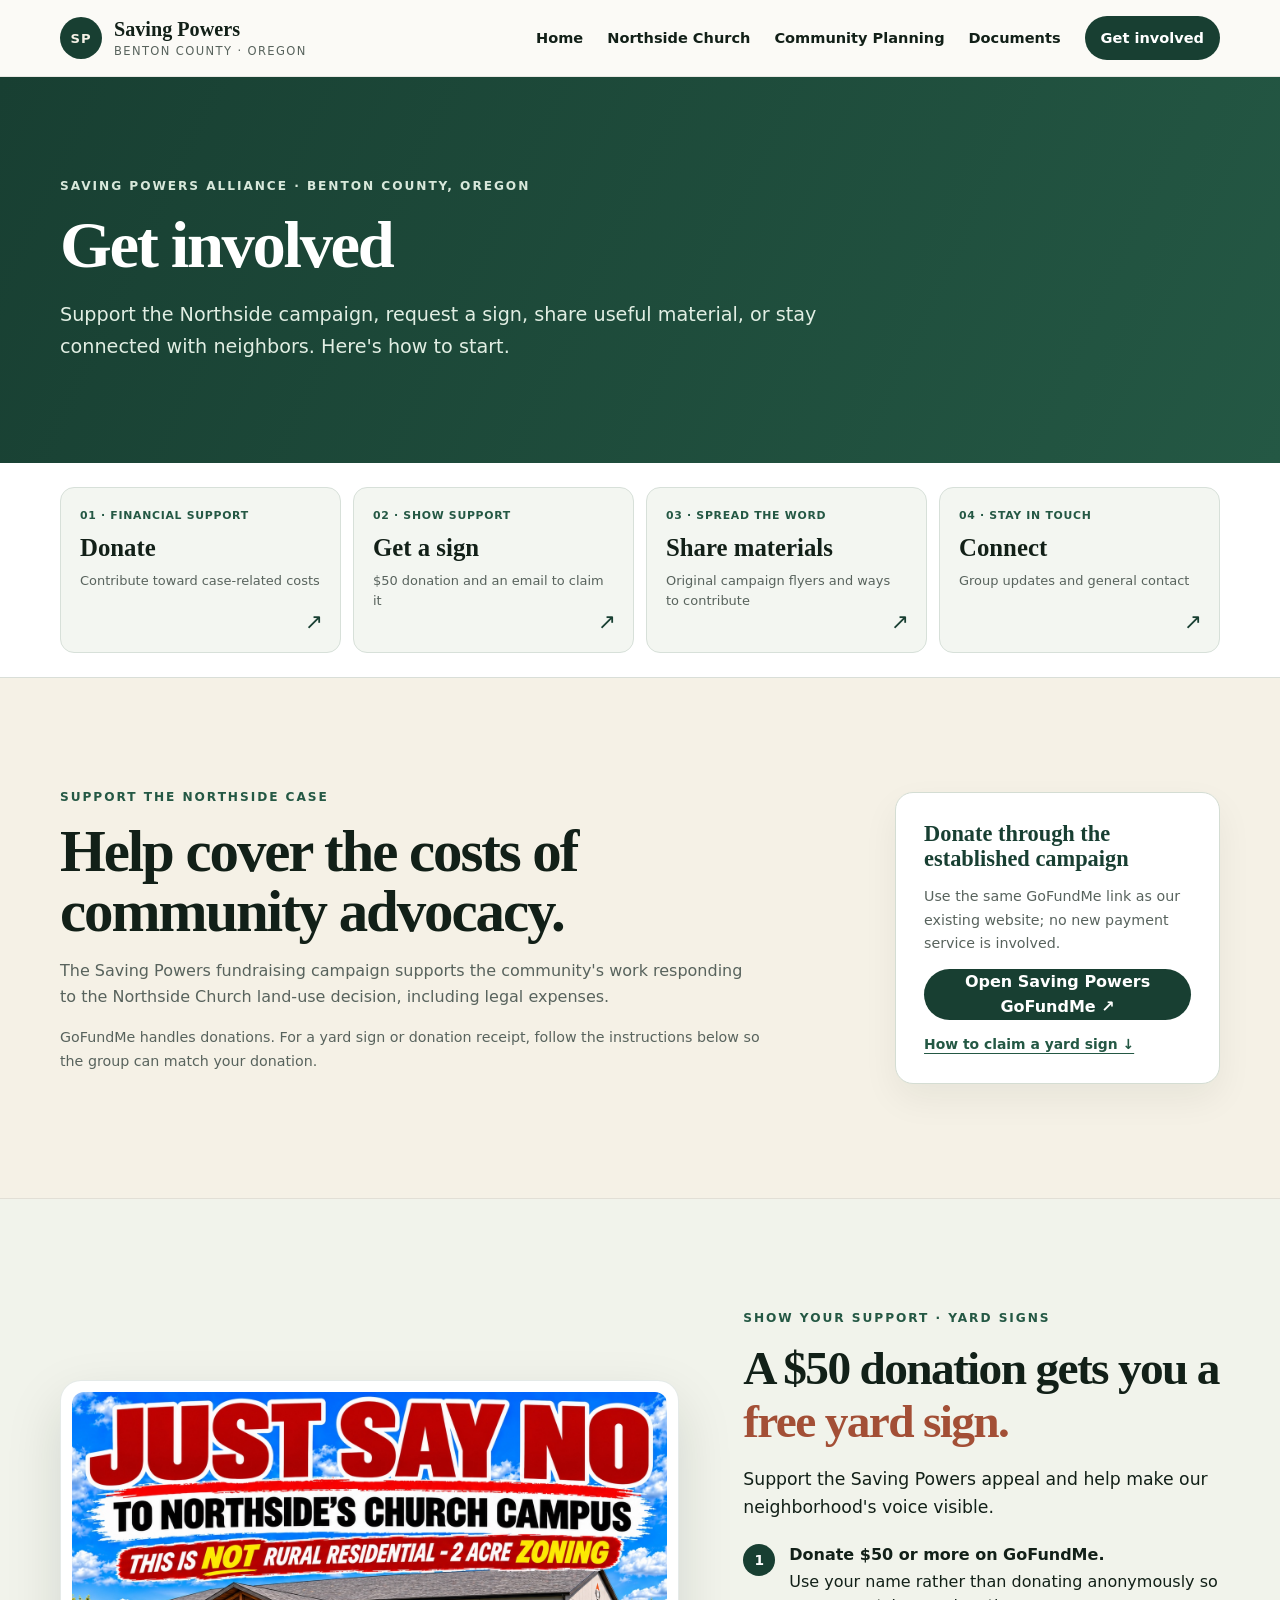
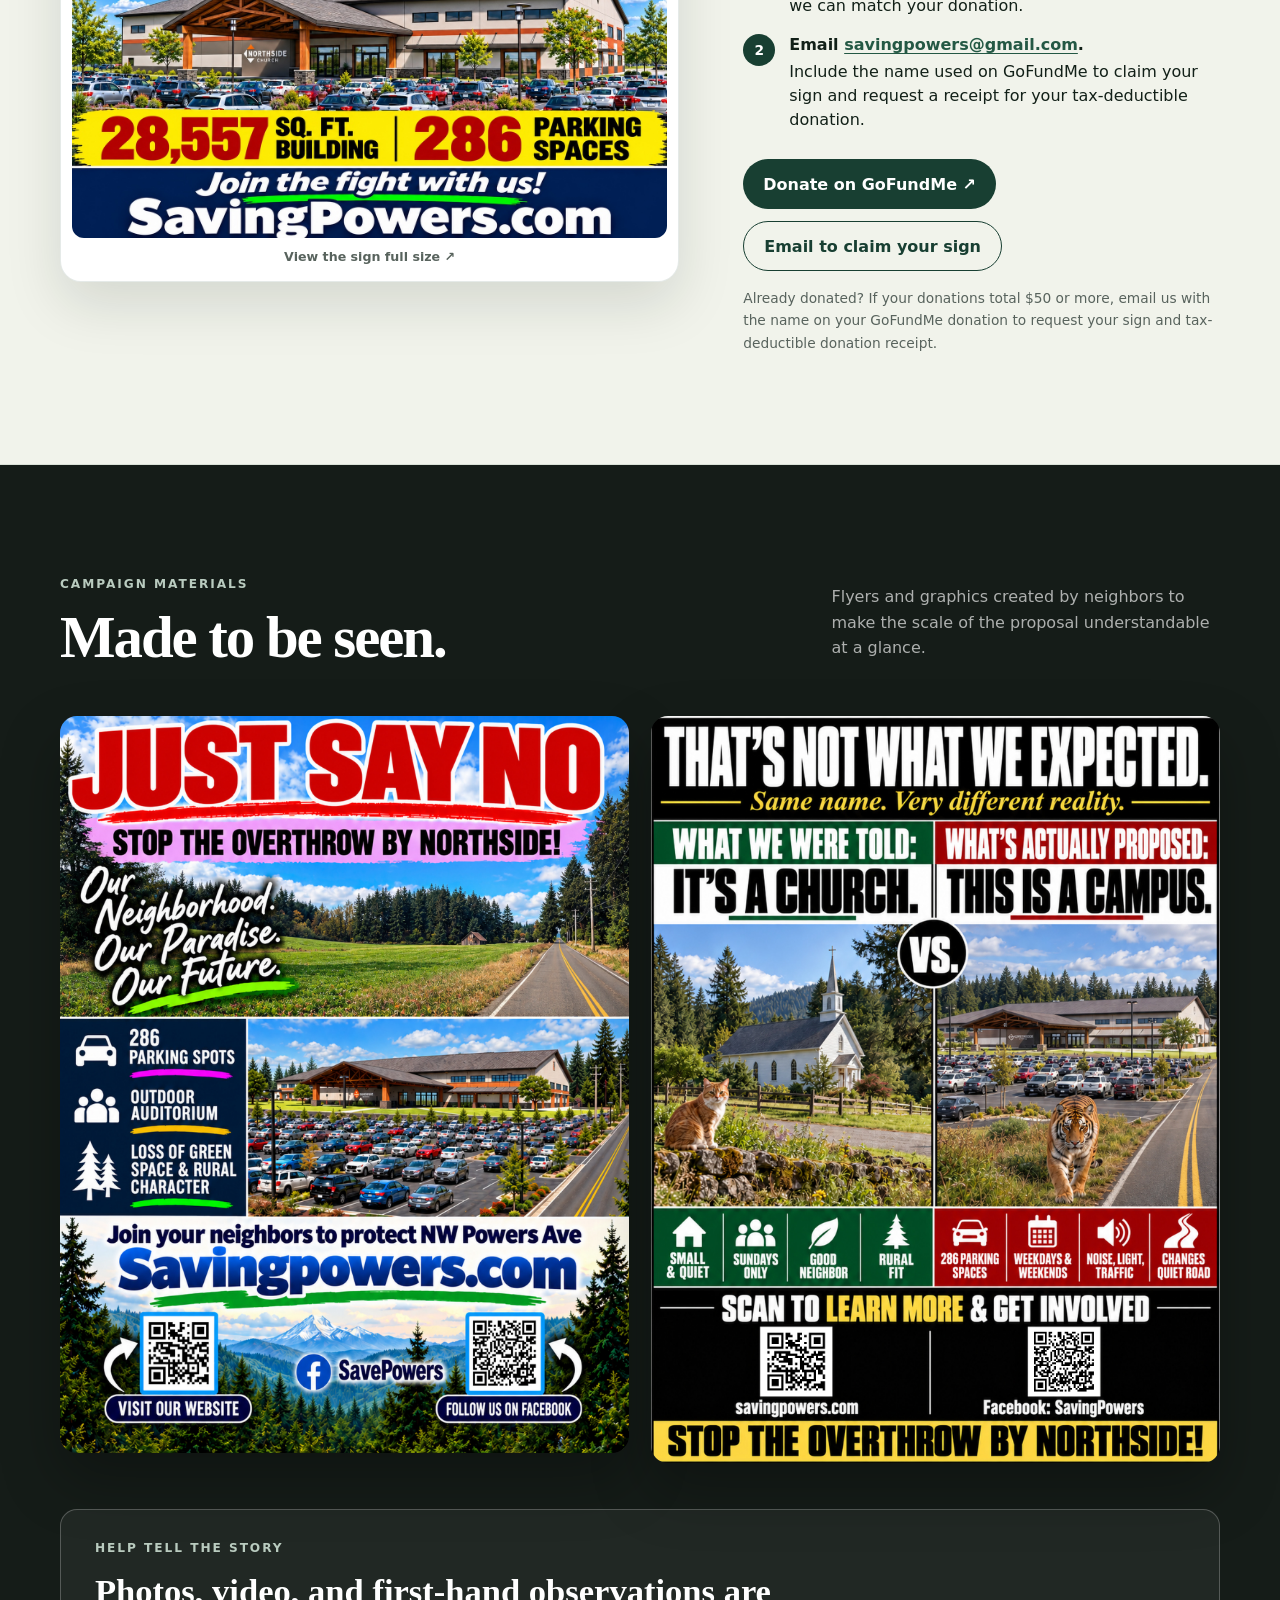
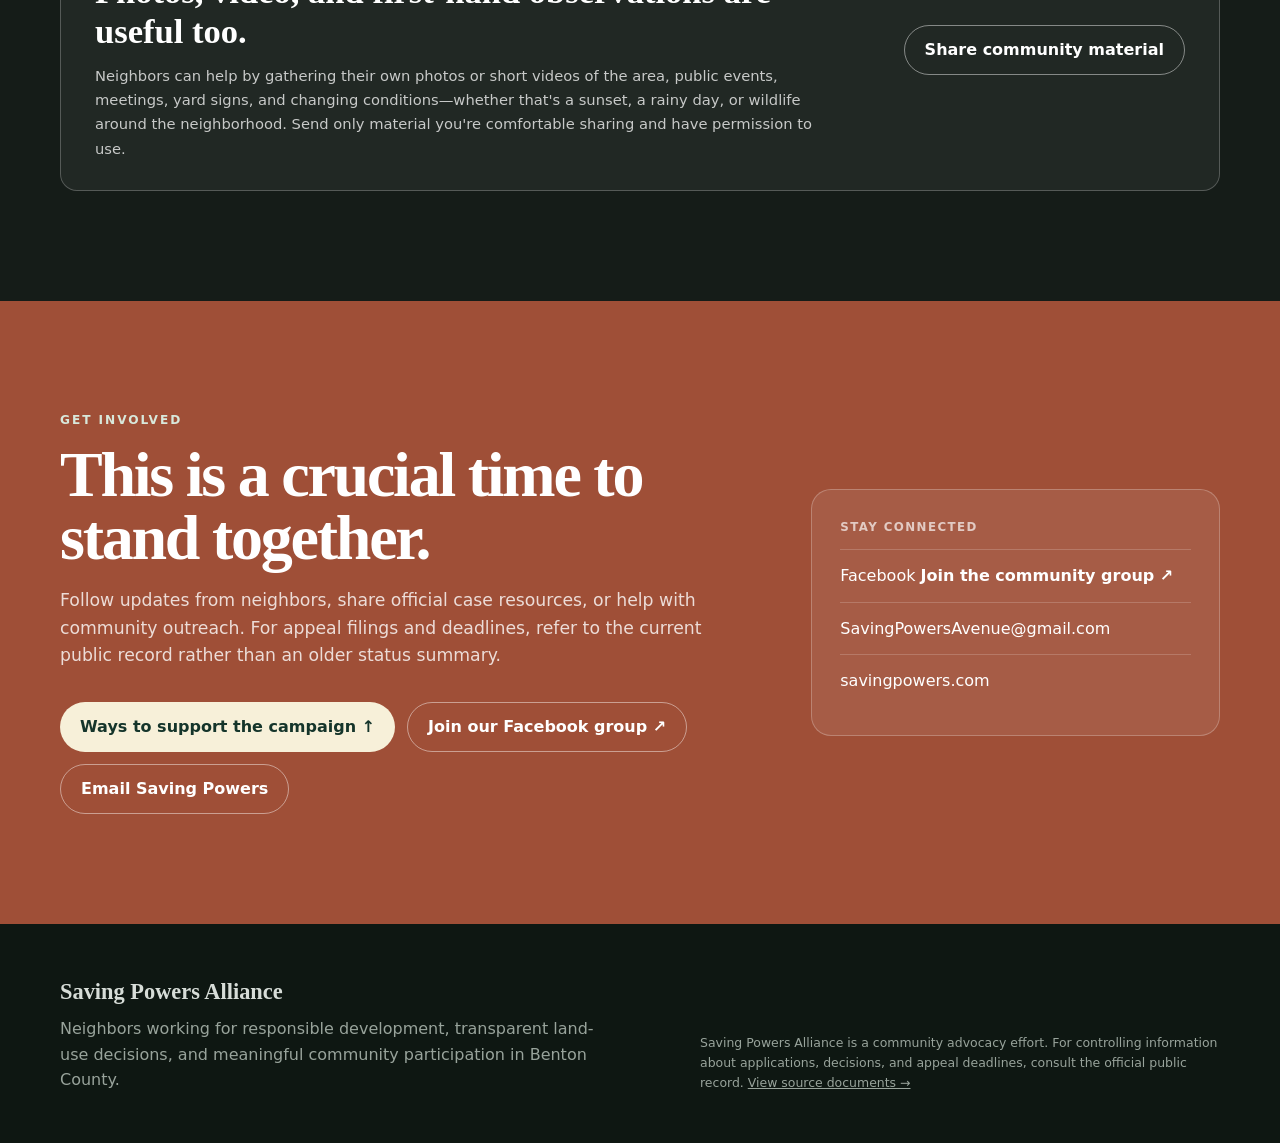
<file: get-involved.html>
<!DOCTYPE html>

<html lang="en">
<head>
<meta charset="utf-8"/>
<meta content="width=device-width, initial-scale=1" name="viewport"/>
<meta content="#183f32" name="theme-color"/>
<meta content="Get involved with Saving Powers Alliance: donate to the Northside campaign, request a $50 donation yard sign, share flyers, and connect with neighbors." name="description"/>
<meta content="Get Involved | Saving Powers" property="og:title"/>
<meta content="Support the Saving Powers effort, request a yard sign, donate or share campaign materials." property="og:description"/>
<meta content="website" property="og:type"/>
<meta content="https://savingpowers.com/assets/social-preview.jpg" property="og:image"/>
<meta content="1200" property="og:image:width"/>
<meta content="630" property="og:image:height"/>
<meta content="A bicycle beside a tree, a field and an old barn on Powers Avenue" property="og:image:alt"/>
<meta content="summary_large_image" name="twitter:card"/>
<title>Get Involved | Saving Powers Alliance</title>

<link rel="stylesheet" href="styles/site.css"/>
<link rel="stylesheet" href="styles/get-involved.css"/>
<meta name="robots" content="noindex,nofollow"/>

</head>
<body data-site-page="involved">
<a class="skip-link" href="#main">Skip to content</a>
<div id="top" aria-hidden="true"></div>
<header class="site-header">
<div class="shell header-inner">
<a aria-label="Saving Powers Alliance home" class="brand" href="index.html">
<span aria-hidden="true" class="brand-mark">SP</span>
<span class="brand-copy"><strong>Saving Powers</strong><small>Benton County · Oregon</small></span>
</a>
<nav aria-label="Primary navigation" class="desktop-nav">
<a href="index.html">Home</a>
<a href="northside.html">Northside Church</a>
<a href="community.html">Community Planning</a>
<a href="documents.html">Documents</a>
<a class="nav-cta" aria-current="page" href="get-involved.html">Get involved</a>
</nav>
<details class="mobile-nav">
<summary aria-label="Open navigation">Menu</summary>
<nav aria-label="Mobile navigation">
<a href="index.html">Home</a>
<a href="northside.html">Northside Church</a>
<a href="community.html">Community Planning</a>
<a href="documents.html">Documents</a>
<a aria-current="page" href="get-involved.html">Get involved</a>
</nav>
</details>
</div>
</header>
<main id="main">
<section class="page-banner action-banner" aria-label="Page introduction"><div class="shell">
<p class="eyebrow">Saving Powers Alliance · Benton County, Oregon</p>
<h1>Get involved</h1>
<p>Support the Northside campaign, request a sign, share useful material, or stay connected with neighbors. Here's how to start.</p>
</div></section>
<nav class="action-chooser" aria-label="Ways to get involved">
<div class="shell action-chooser-grid">
<a href="#support"><span>01 · Financial support</span><strong>Donate</strong><small>Contribute toward case-related costs</small><span class="action-chooser-arrow" aria-hidden="true">↗</span></a>
<a href="#yard-signs"><span>02 · Show support</span><strong>Get a sign</strong><small>$50 donation and an email to claim it</small><span class="action-chooser-arrow" aria-hidden="true">↗</span></a>
<a href="#campaign"><span>03 · Spread the word</span><strong>Share materials</strong><small>Original campaign flyers and ways to contribute</small><span class="action-chooser-arrow" aria-hidden="true">↗</span></a>
<a href="#help"><span>04 · Stay in touch</span><strong>Connect</strong><small>Group updates and general contact</small><span class="action-chooser-arrow" aria-hidden="true">↗</span></a>
</div></nav>
<section class="section action-support" id="support" aria-labelledby="support-title">
<div class="shell action-support-grid">
<div>
<p class="eyebrow">Support the Northside case</p>
<h2 id="support-title">Help cover the costs of community advocacy.</h2>
<p>The Saving Powers fundraising campaign supports the community's work responding to the Northside Church land-use decision, including legal expenses.</p>
<p class="action-support-note">GoFundMe handles donations. For a yard sign or donation receipt, follow the instructions below so the group can match your donation.</p>
</div>
<div class="action-support-cta">
<strong>Donate through the established campaign</strong>
<p>Use the same GoFundMe link as our existing website; no new payment service is involved.</p>
<a class="button sign-donate" href="https://www.gofundme.com/f/protect-our-neighborhood-and-wildlife" target="_blank" rel="noopener noreferrer">Open Saving Powers GoFundMe ↗</a>
<a class="action-text-link" href="#yard-signs">How to claim a yard sign ↓</a>
</div>
</div>
</section>
<section class="section sign-drive" id="yard-signs" aria-labelledby="yard-signs-title">
  <div class="shell sign-drive-layout">
    <a class="sign-drive-visual" href="assets/saving-powers-yard-sign-2026-11-05.jpg" target="_blank" rel="noopener noreferrer" aria-label="View the Saving Powers yard sign full size">
      <img src="assets/saving-powers-yard-sign-2026-11-05.jpg" width="1448" height="1086" alt="Saving Powers Just Say No yard sign opposing Northside Church's campus, showing the proposed building, a crowded parking lot, and the 28,557-square-foot and 286-parking-space figures" loading="lazy" decoding="async"/>
      <span class="sign-drive-visual-caption">View the sign full size ↗</span>
    </a>
    <div class="sign-drive-copy">
      <p class="eyebrow">Show your support · Yard signs</p>
      <h2 id="yard-signs-title">A $50 donation gets you a <em>free yard sign.</em></h2>
      <p>Support the Saving Powers appeal and help make our neighborhood's voice visible.</p>
      <ol class="sign-drive-steps">
        <li><strong>Donate $50 or more on GoFundMe.</strong> Use your name rather than donating anonymously so we can match your donation.</li>
        <li><strong>Email <a href="mailto:savingpowers@gmail.com?subject=Yard%20sign%20and%20donation%20receipt">savingpowers@gmail.com</a>.</strong> Include the name used on GoFundMe to claim your sign and request a receipt for your tax-deductible donation.</li>
      </ol>
      <div class="sign-drive-actions">
        <a class="button sign-donate" href="https://www.gofundme.com/f/protect-our-neighborhood-and-wildlife" target="_blank" rel="noopener noreferrer">Donate on GoFundMe ↗</a>
        <a class="button sign-email" href="mailto:savingpowers@gmail.com?subject=Yard%20sign%20and%20donation%20receipt">Email to claim your sign</a>
      </div>
      <p class="sign-drive-note">Already donated? If your donations total $50 or more, email us with the name on your GoFundMe donation to request your sign and tax-deductible donation receipt.</p>
    </div>
  </div>
</section>

<section class="section campaign" id="campaign">
<div class="shell">
<div class="section-heading-row">
<div>
<p class="eyebrow">Campaign materials</p>
<h2>Made to be seen.</h2>
</div>
<p>Flyers and graphics created by neighbors to make the scale of the proposal understandable at a glance.</p>
</div>
<div class="poster-grid">
<a aria-label="Open Just Say No flyer full size" href="assets/flyer-just-say-no.jpg" target="_blank">
<img alt="Just Say No advocacy flyer about the Powers Avenue proposal" loading="lazy" src="assets/flyer-just-say-no.jpg">
</img></a>
<a aria-label="Open That's Not What We Expected flyer full size" href="assets/flyer-not-expected.jpg" target="_blank">
<img alt="That's Not What We Expected comparison flyer" loading="lazy" src="assets/flyer-not-expected.jpg"/>
</a>
</div>
<div class="share-guidance" aria-label="Help document the neighborhood">
<div><p class="eyebrow light">Help tell the story</p><h3>Photos, video, and first-hand observations are useful too.</h3>
<p>Neighbors can help by gathering their own photos or short videos of the area, public events, meetings, yard signs, and changing conditions—whether that's a sunset, a rainy day, or wildlife around the neighborhood. Send only material you're comfortable sharing and have permission to use.</p></div>
<a href="mailto:SavingPowersAvenue@gmail.com?subject=Community%20photos%20or%20video" class="button outline-light">Share community material</a>
</div>
</div>
</section>

<section class="section help" id="help">
<div class="shell help-grid">
<div class="help-copy">
<p class="eyebrow light">Get involved</p>
<h2>This is a crucial time to stand together.</h2>
<p>Follow updates from neighbors, share official case resources, or help with community outreach. For appeal filings and deadlines, refer to the current public record rather than an older status summary.</p>
<div class="help-actions">
<a class="button cream" href="#support">Ways to support the campaign ↑</a>
<a class="button outline-light" href="https://www.facebook.com/groups/1522044299181087" target="_blank" rel="noopener noreferrer">Join our Facebook group ↗</a>
<a class="button outline-light" href="mailto:SavingPowersAvenue@gmail.com">Email Saving Powers</a>
</div>
</div>
<aside class="contact-card">
<p class="contact-label">Stay connected</p>
<a href="https://www.facebook.com/groups/1522044299181087" rel="noopener noreferrer" target="_blank">Facebook <strong>Join the community group ↗</strong></a>
<a href="mailto:SavingPowersAvenue@gmail.com">SavingPowersAvenue@gmail.com</a>
<a href="https://www.savingpowers.com">savingpowers.com</a>
</aside>
</div>
</section>
</main>
<dialog class="site-lightbox" id="site-lightbox" aria-label="Image viewer">
  <div class="site-lightbox-inner">
    <button type="button" class="site-lightbox-close" aria-label="Close image viewer">&times;</button>
    <div class="site-lightbox-media">
      <img class="site-lightbox-image" alt="" decoding="async"/>
    </div>
    <div class="site-lightbox-toolbar">
      <button type="button" class="site-lightbox-arrow" data-viewer-prev aria-label="Previous image">&larr;</button>
      <div>
        <p class="site-lightbox-caption"></p>
        <span class="site-lightbox-count" aria-live="polite"></span>
      </div>
      <button type="button" class="site-lightbox-arrow" data-viewer-next aria-label="Next image">&rarr;</button>
    </div>
  </div>
</dialog>
<footer class="site-footer"><div class="shell footer-inner">
<div><strong>Saving Powers Alliance</strong><p>Neighbors working for responsible development, transparent land-use decisions, and meaningful community participation in Benton County.</p></div>
<p class="fine-print">Saving Powers Alliance is a community advocacy effort. For controlling information about applications, decisions, and appeal deadlines, consult the official public record. <a href="documents.html">View source documents →</a></p>
</div></footer>
<a class="back-to-top" id="back-to-top" href="#top" aria-label="Back to top">
  <span class="back-to-top-arrow" aria-hidden="true">↑</span><span>Top</span>
</a>
<script src="scripts/site.js" defer></script>
</body>
</html>
</file>
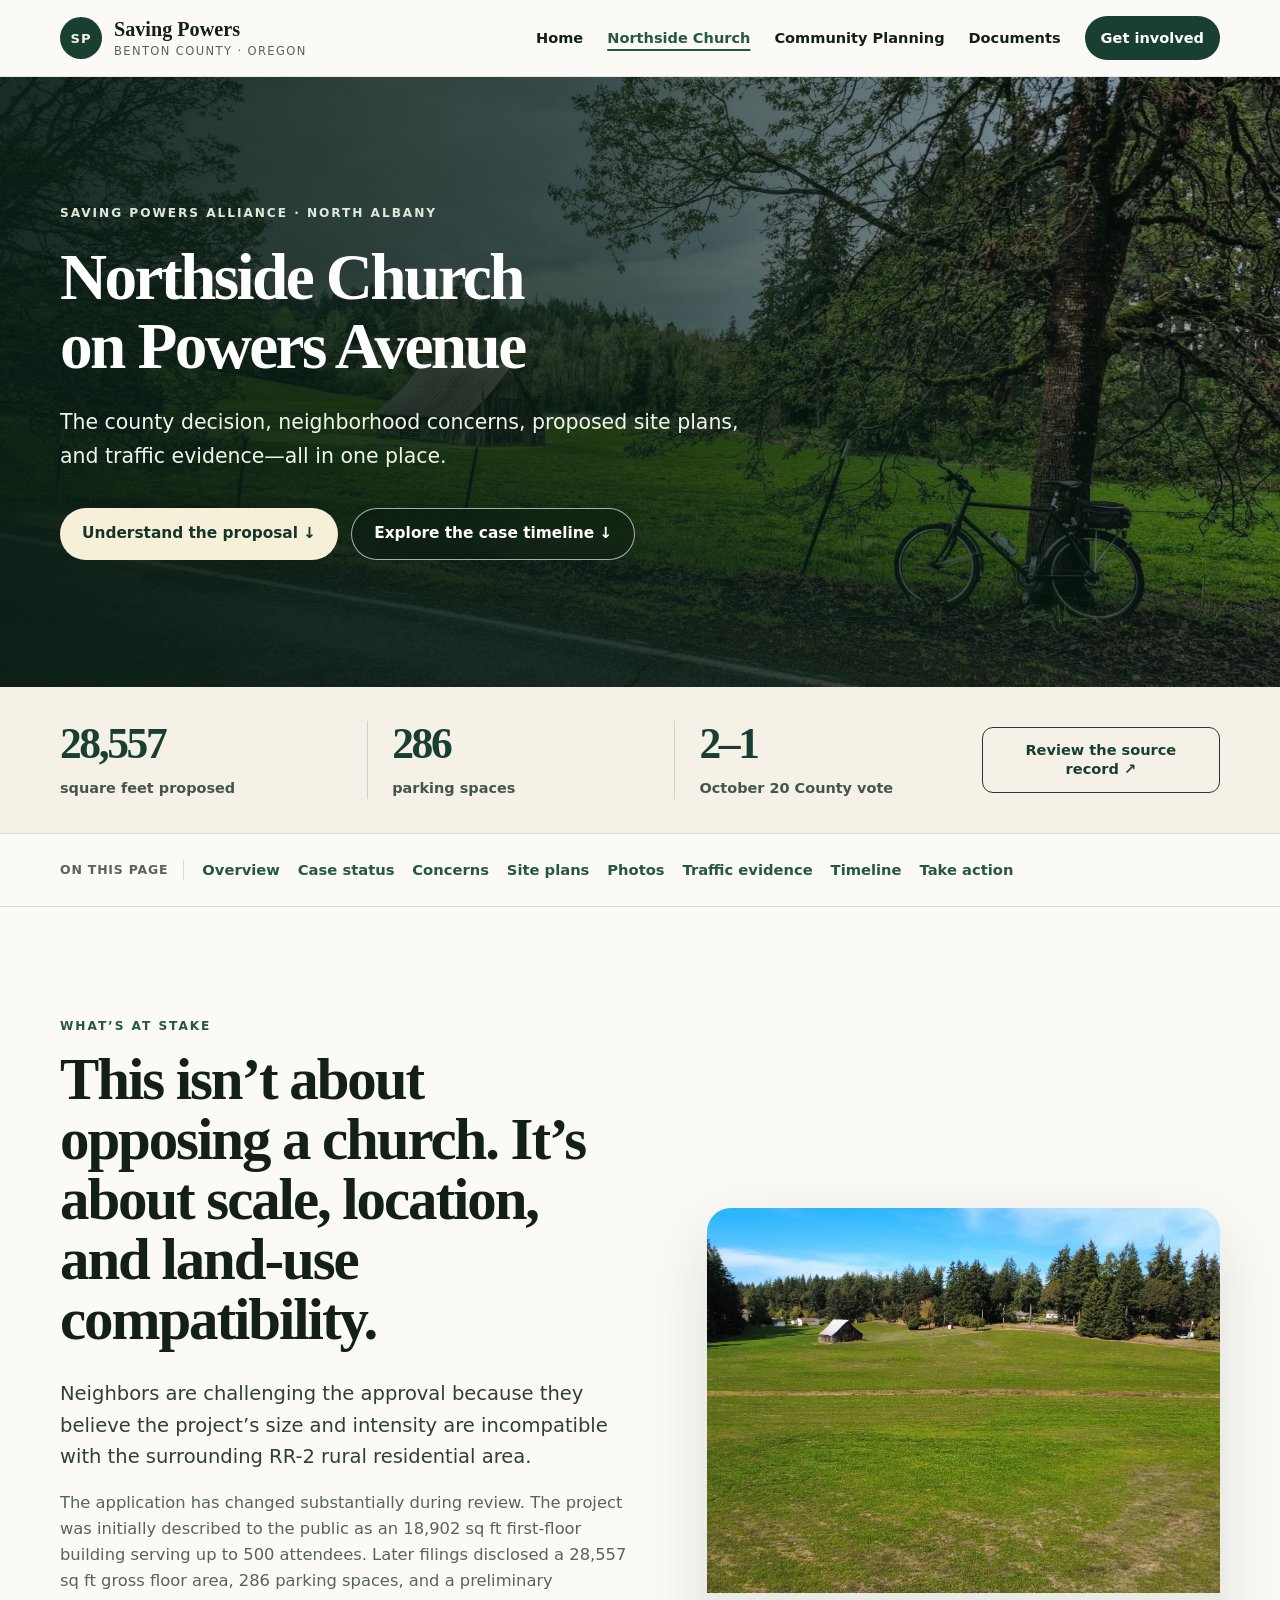
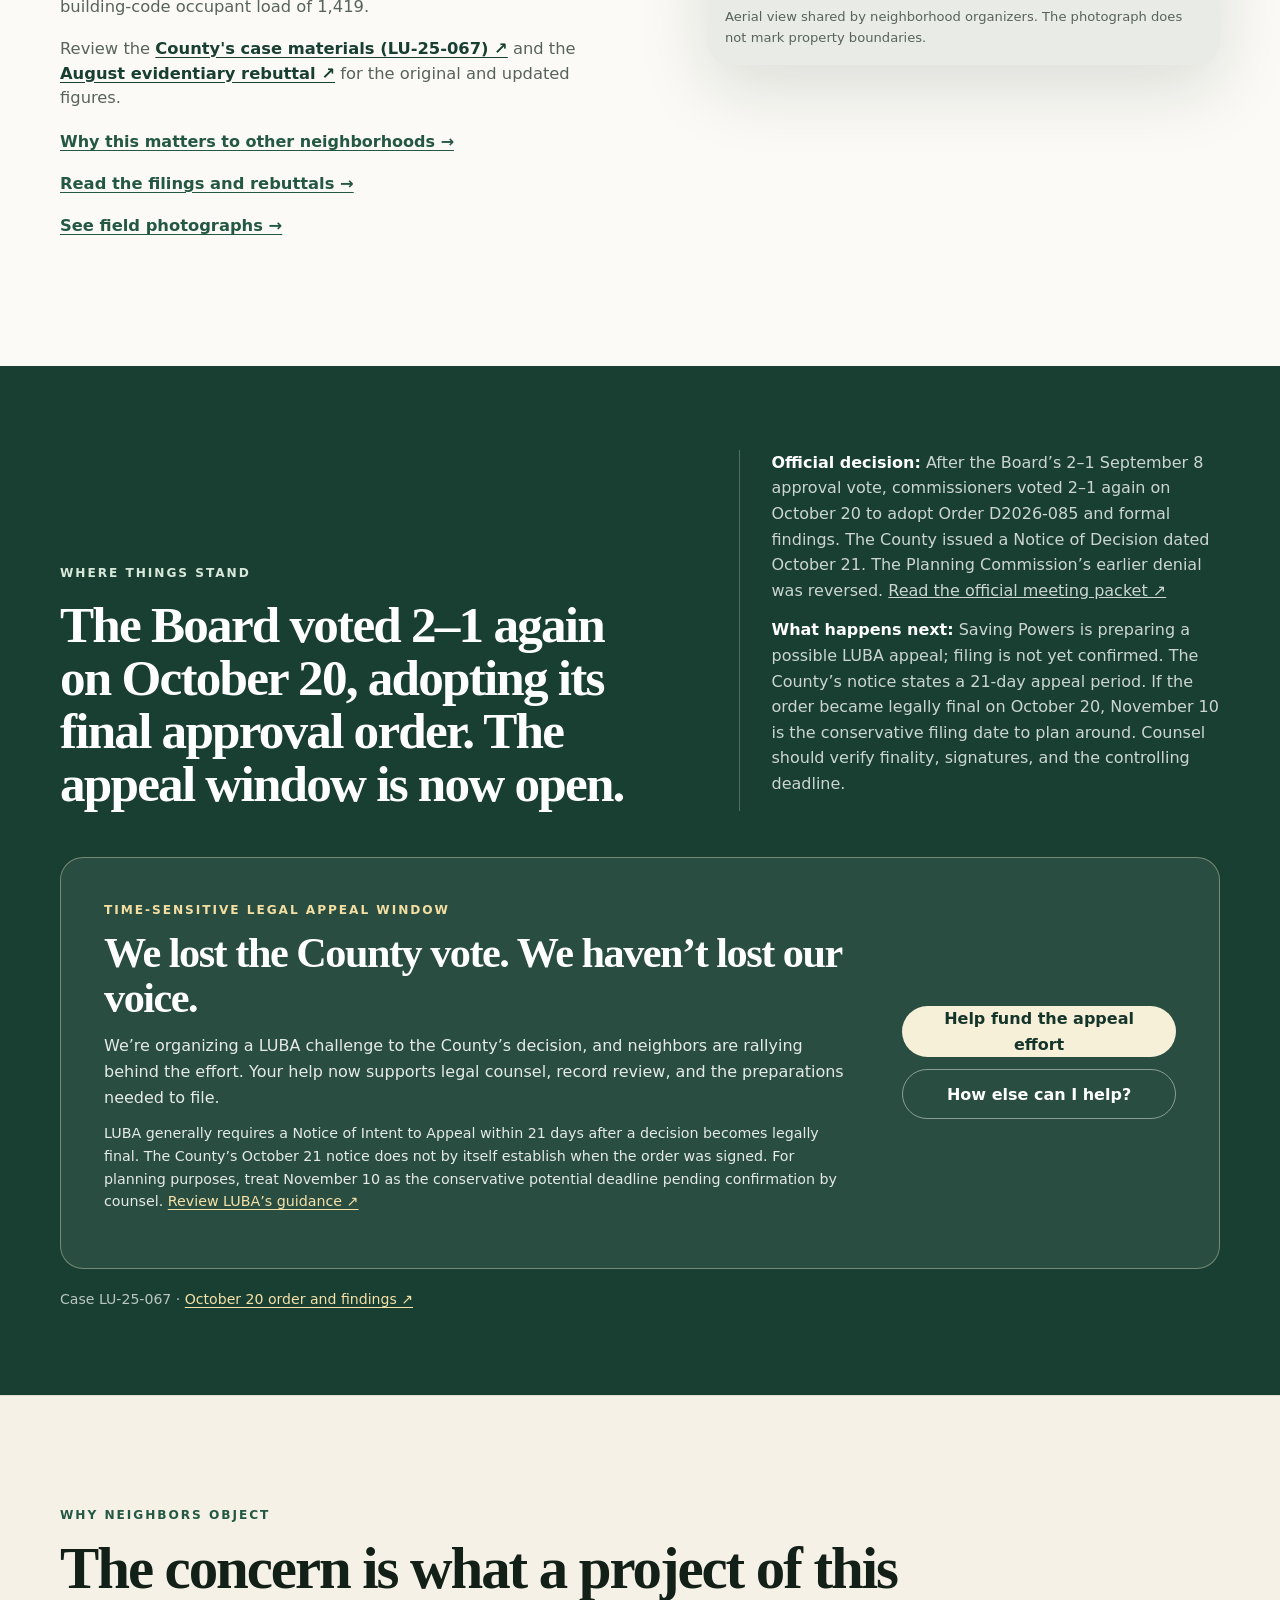
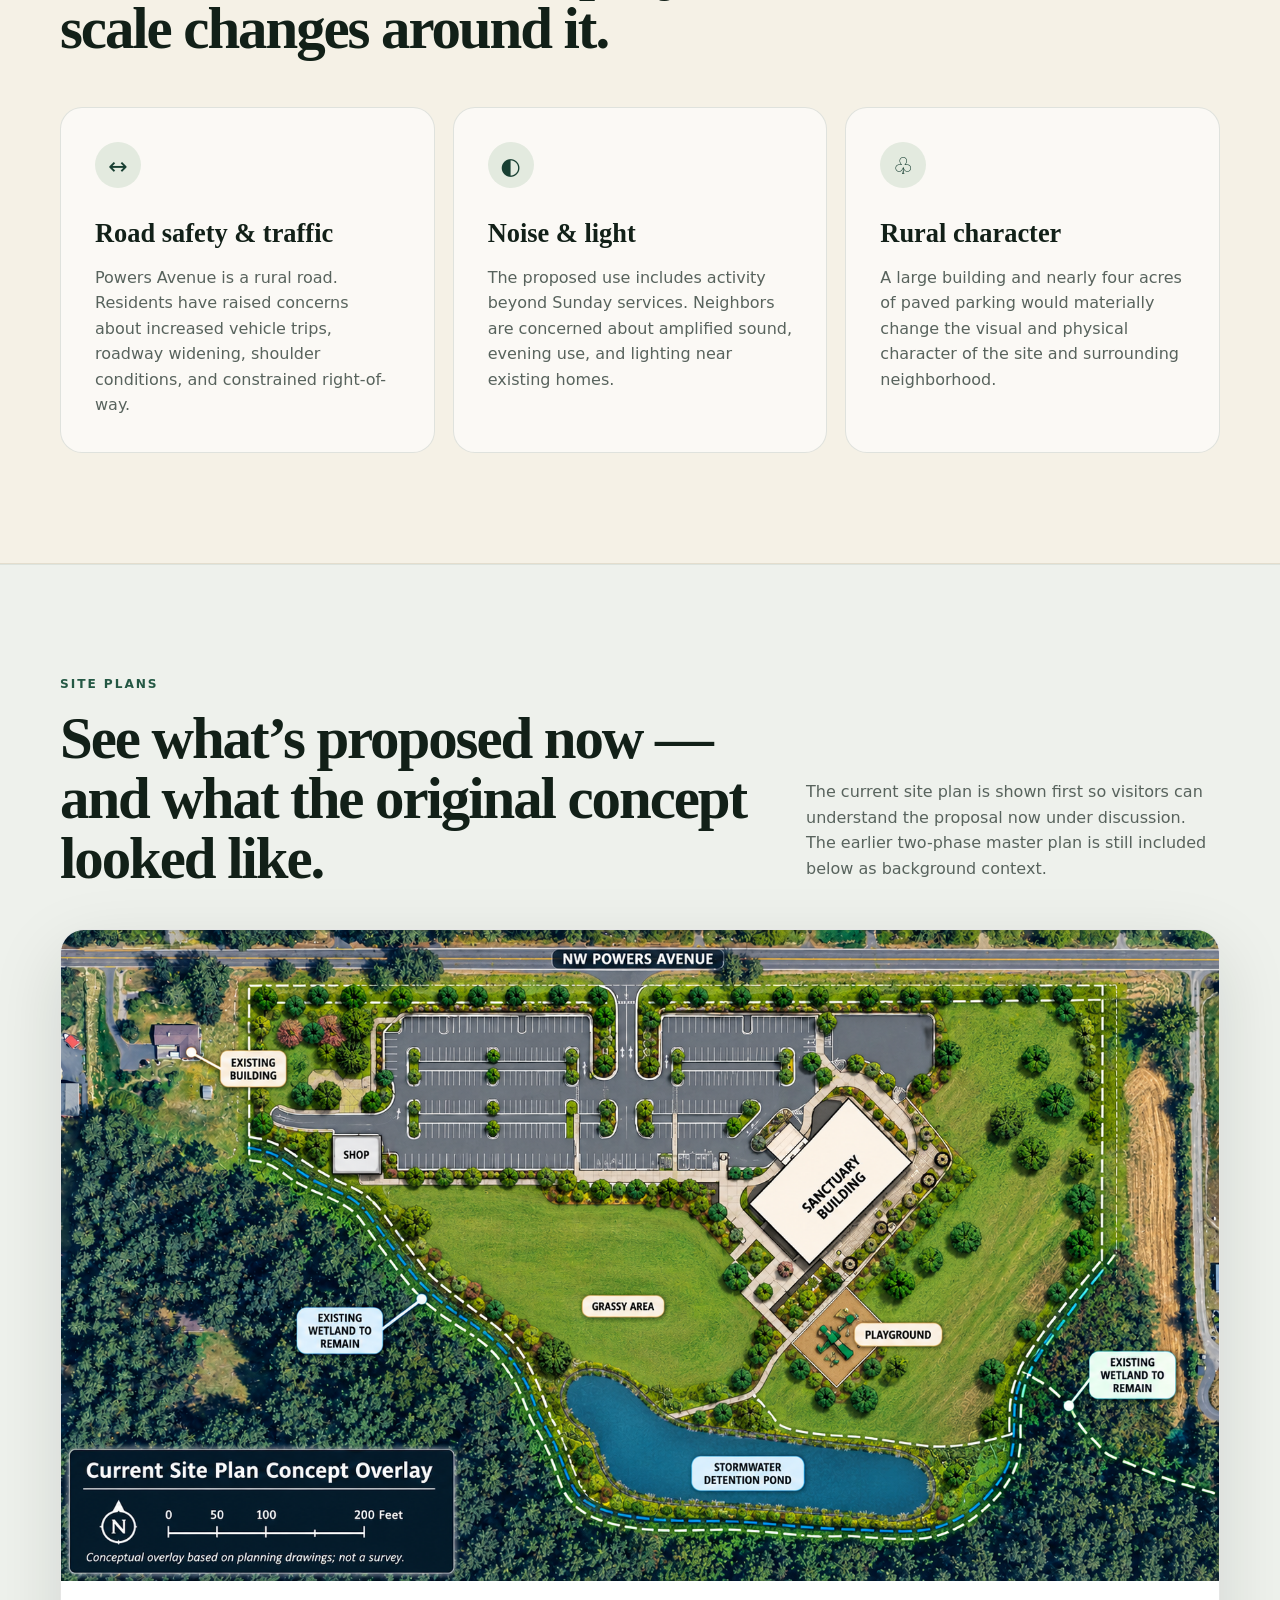
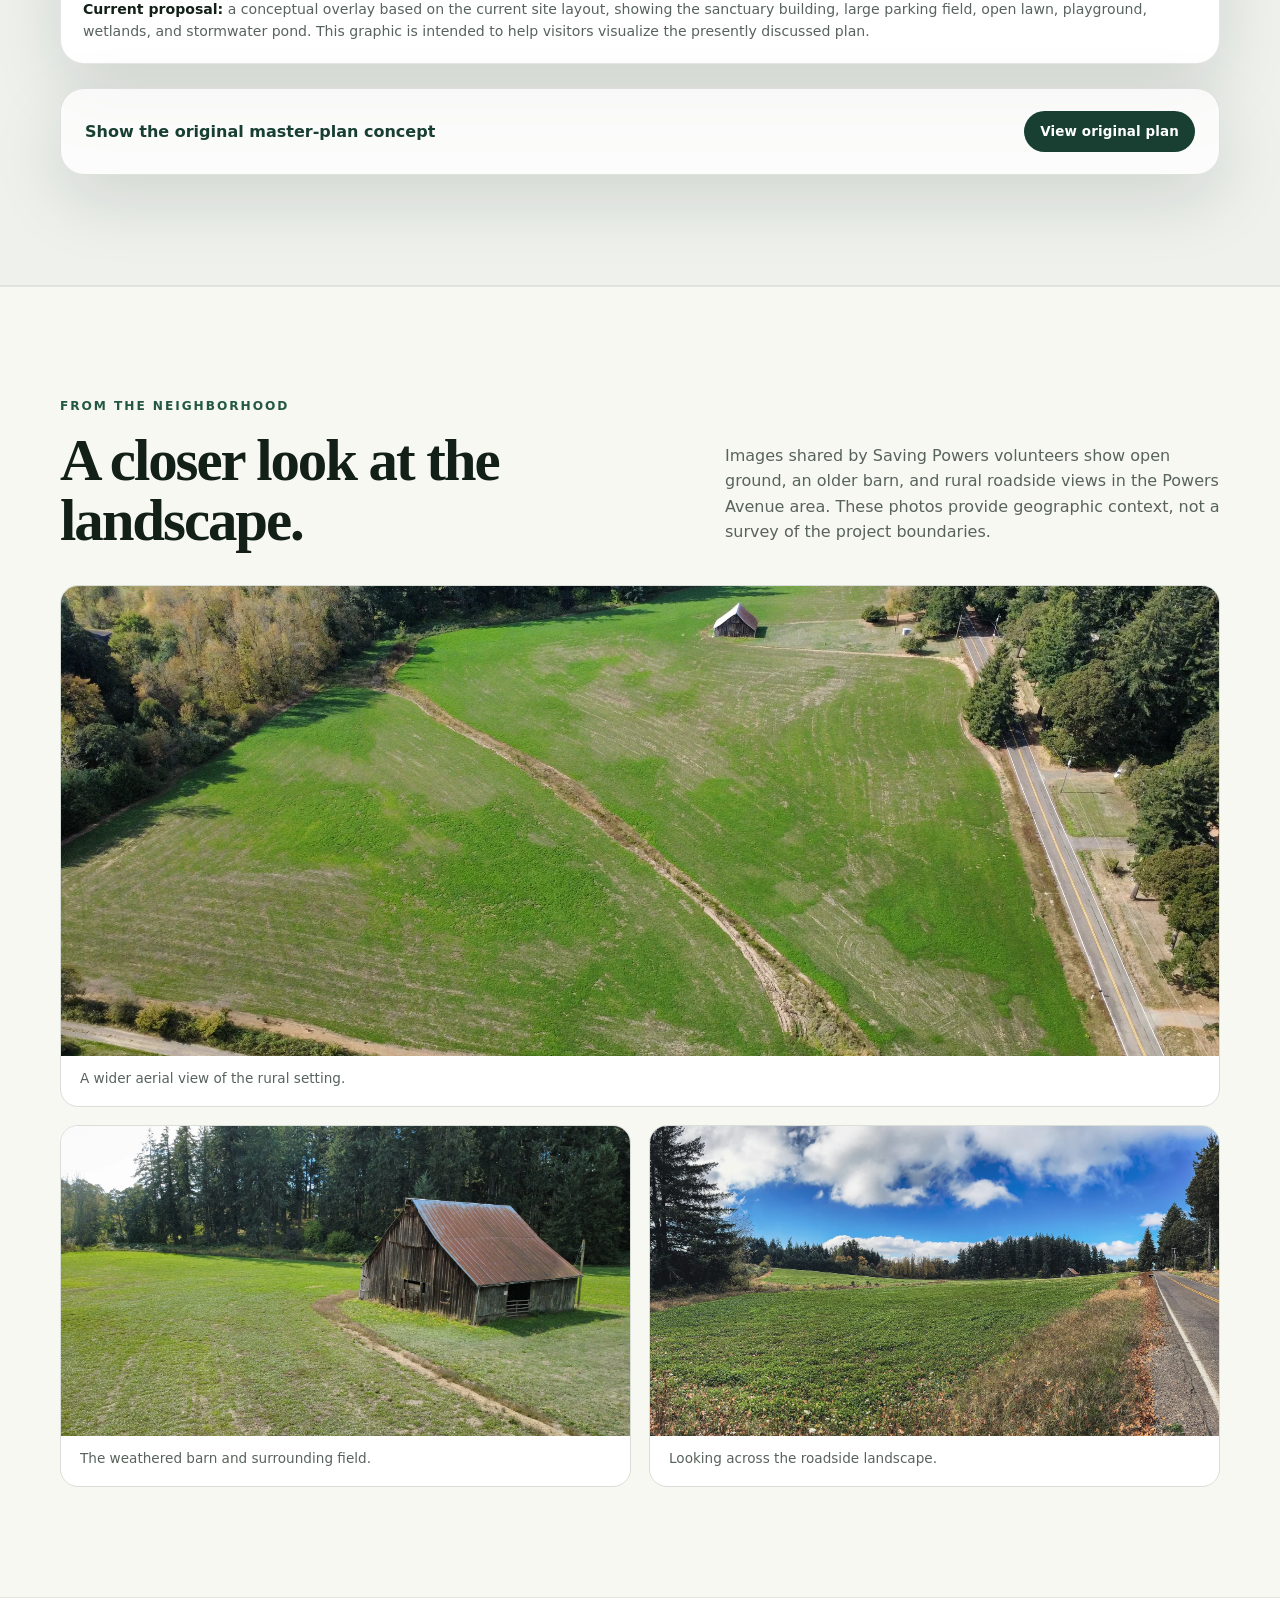
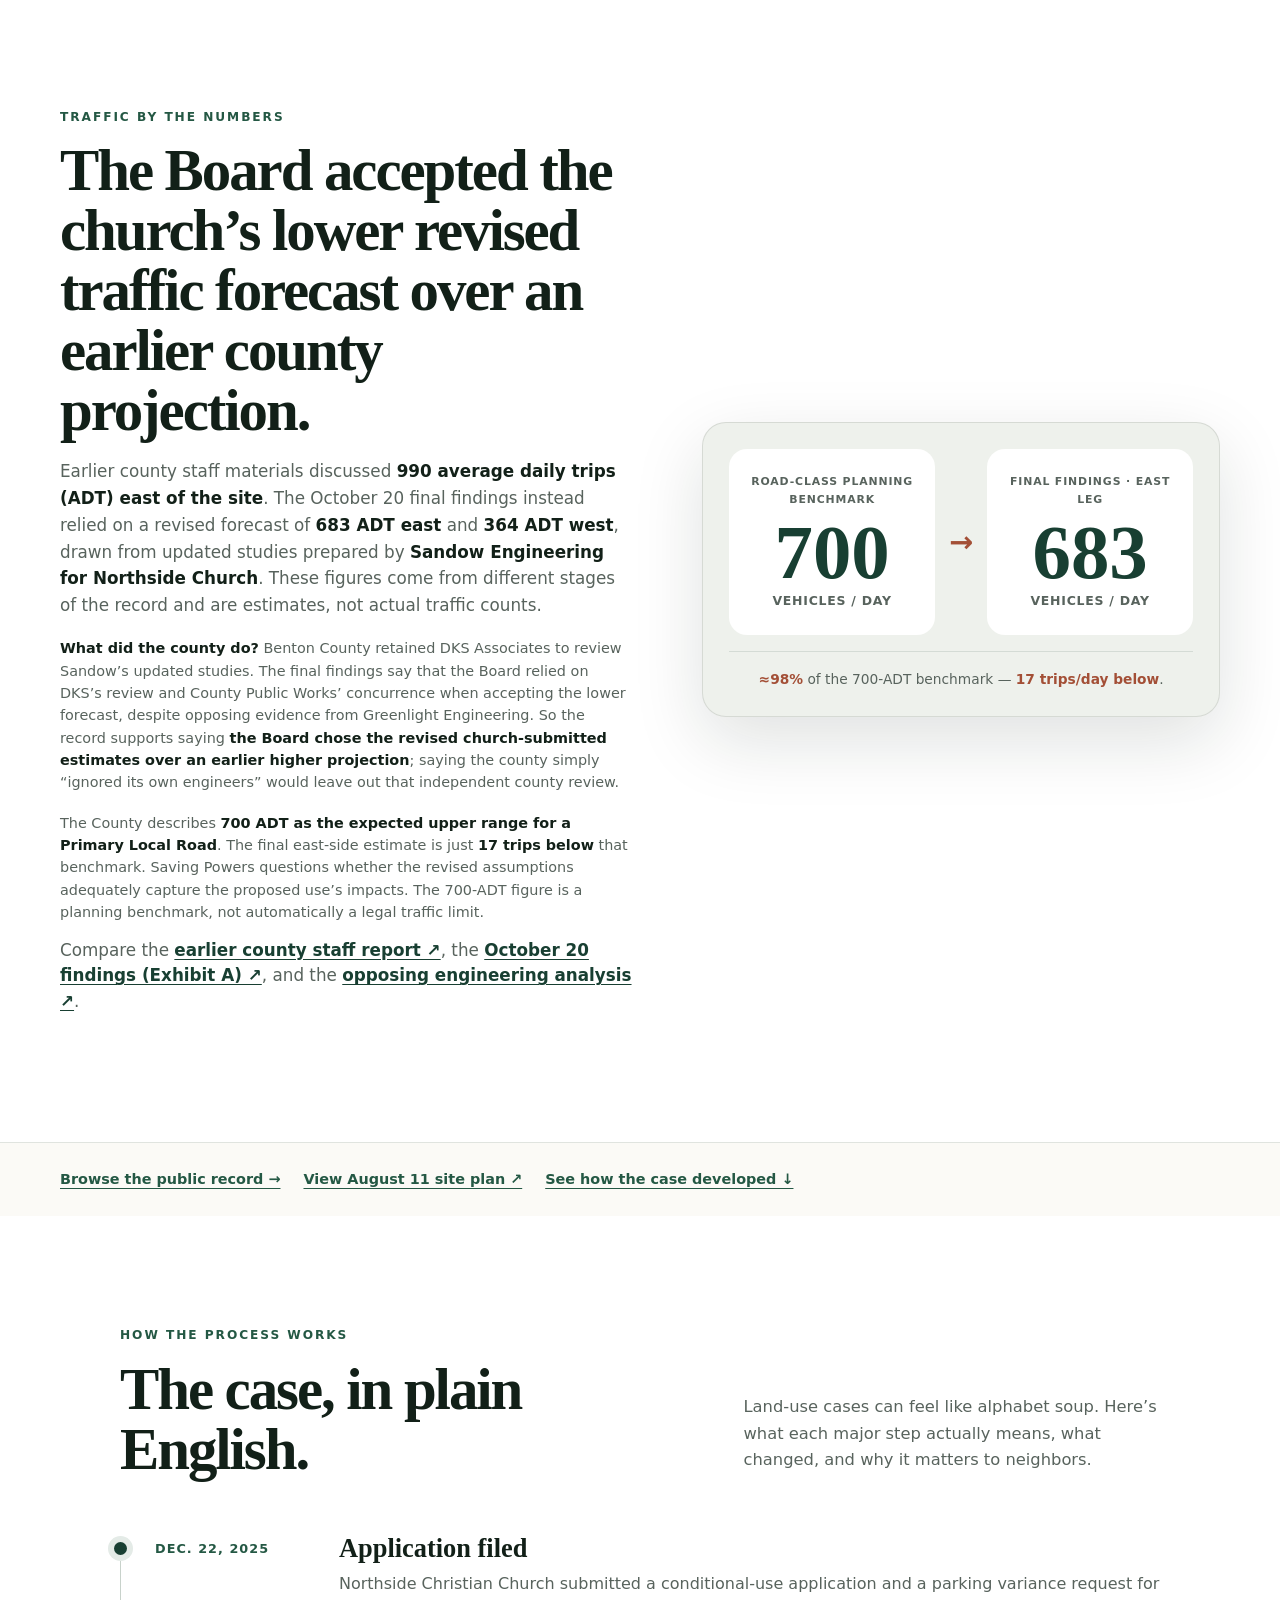
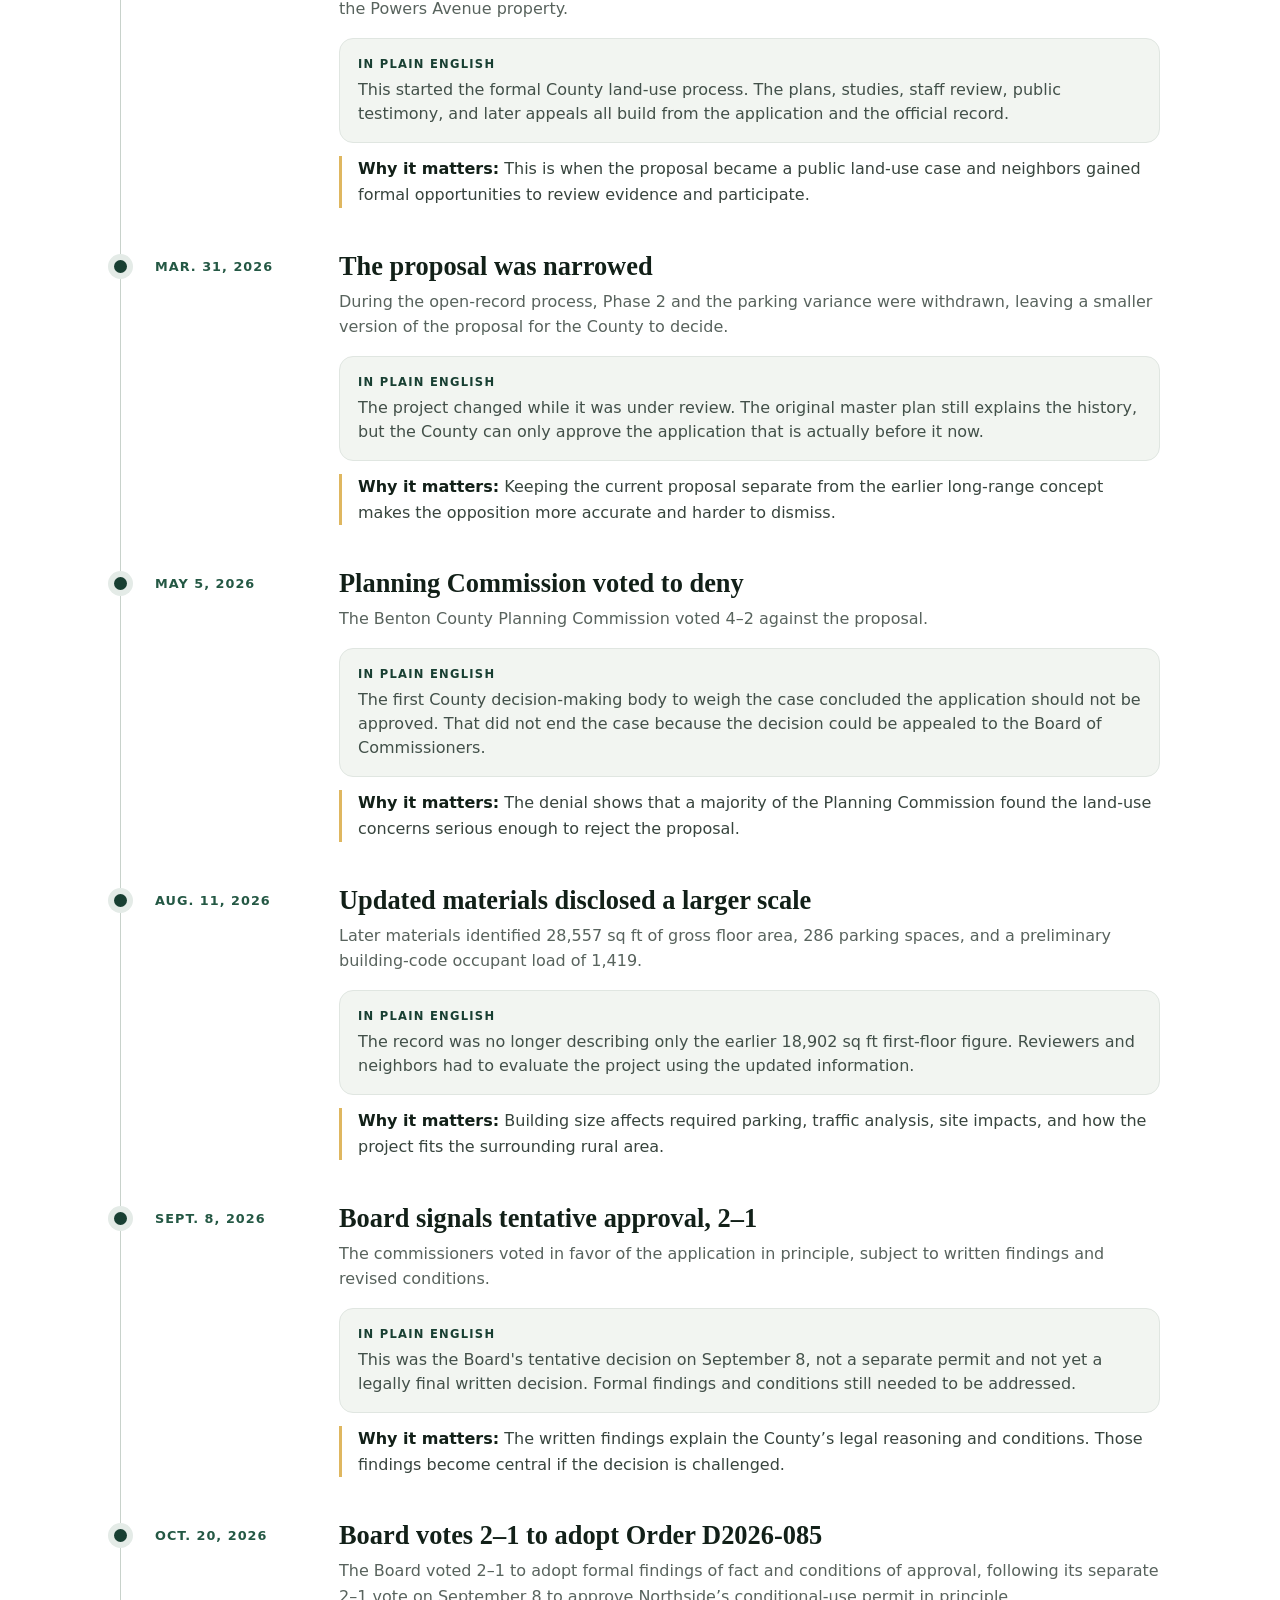
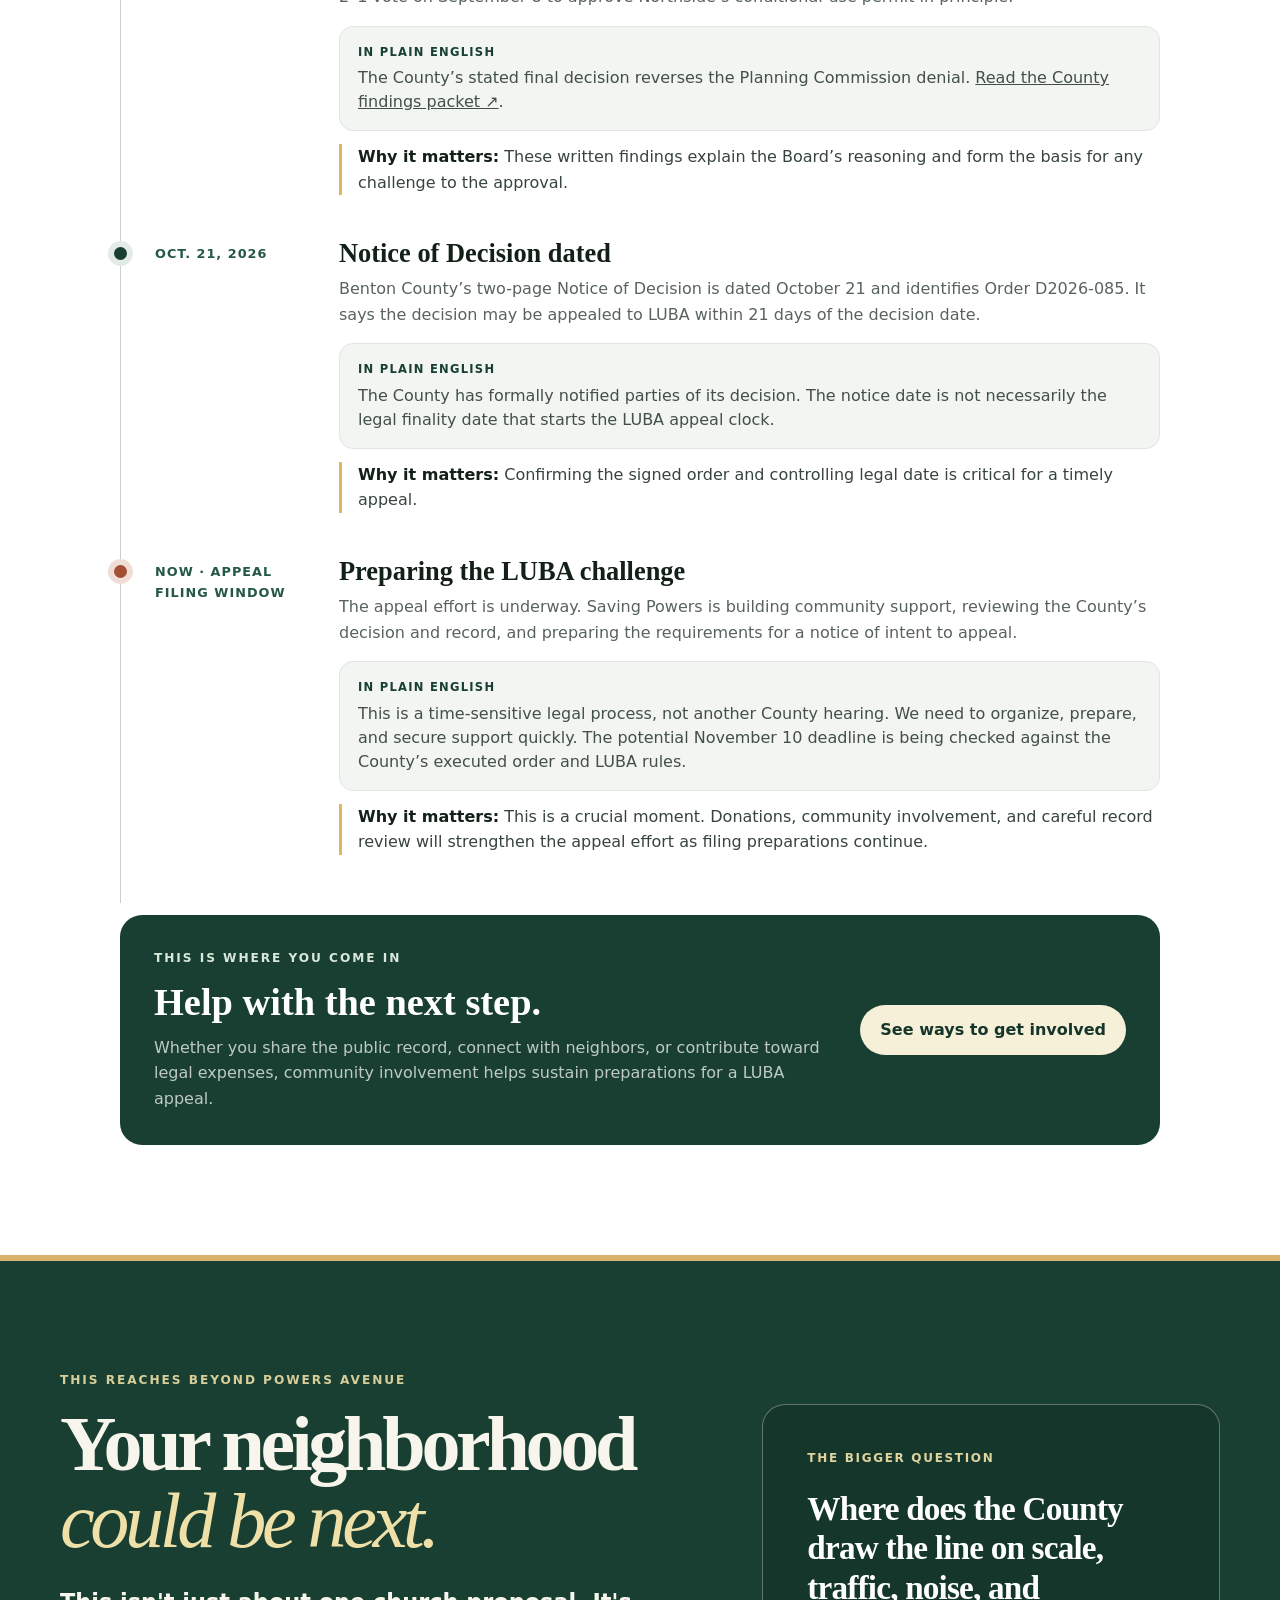
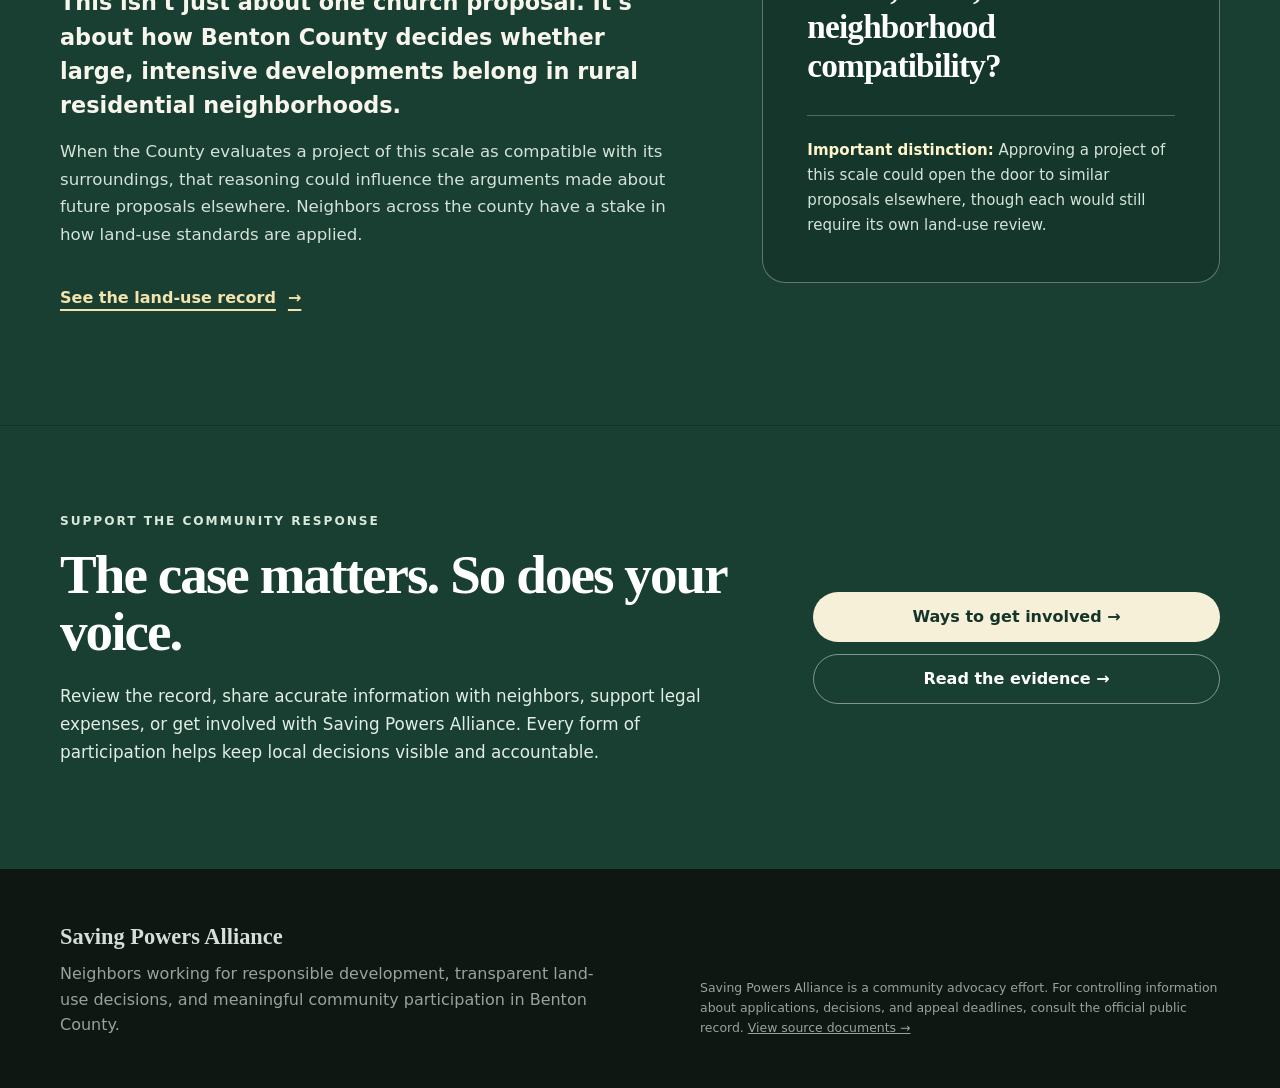
<file: northside.html>
<!DOCTYPE html>

<html lang="en">
<head>
<meta charset="utf-8"/>
<meta content="width=device-width, initial-scale=1" name="viewport"/>
<meta content="#183f32" name="theme-color"/>
<meta content="Northside Church land-use proposal on NW Powers Avenue: county decision, rural neighborhood concerns, traffic, site plans, case timeline and public documents." name="description"/>
<meta content="Northside Church Case | Saving Powers Alliance" property="og:title"/>
<meta content="Explore Northside's proposal, county status, traffic, site plans, timeline, neighborhood concerns and public case records." property="og:description"/>
<meta content="website" property="og:type"/>
<meta content="https://savingpowers.com/assets/social-preview.jpg" property="og:image"/>
<meta content="1200" property="og:image:width"/>
<meta content="630" property="og:image:height"/>
<meta content="A bicycle beside a tree, a field and an old barn on Powers Avenue" property="og:image:alt"/>
<meta content="summary_large_image" name="twitter:card"/>
<title>Northside Church Case | Saving Powers Alliance</title>

<link rel="stylesheet" href="styles/site.css"/>
<link rel="stylesheet" href="styles/northside.css"/>
<meta name="robots" content="noindex,nofollow"/>

</head>
<body data-site-page="northside">
<a class="skip-link" href="#main">Skip to content</a>
<div id="top" aria-hidden="true"></div>
<header class="site-header">
<div class="shell header-inner">
<a aria-label="Saving Powers Alliance home" class="brand" href="index.html">
<span aria-hidden="true" class="brand-mark">SP</span>
<span class="brand-copy"><strong>Saving Powers</strong><small>Benton County · Oregon</small></span>
</a>
<nav aria-label="Primary navigation" class="desktop-nav">
<a href="index.html">Home</a>
<a aria-current="page" href="northside.html">Northside Church</a>
<a href="community.html">Community Planning</a>
<a href="documents.html">Documents</a>
<a class="nav-cta" href="get-involved.html">Get involved</a>
</nav>
<details class="mobile-nav">
<summary aria-label="Open navigation">Menu</summary>
<nav aria-label="Mobile navigation">
<a href="index.html">Home</a>
<a aria-current="page" href="northside.html">Northside Church</a>
<a href="community.html">Community Planning</a>
<a href="documents.html">Documents</a>
<a href="get-involved.html">Get involved</a>
</nav>
</details>
</div>
</header>
<main id="main">
<section class="page-banner northside-hero" aria-labelledby="northside-hero-title">
<img class="northside-hero-image" src="assets/hero-bike-tree.webp" fetchpriority="high" decoding="async" alt="Bicycle by a tree overlooking the rural fields and barn near Powers Avenue"/>
<div class="northside-hero-overlay" aria-hidden="true"></div>
<div class="shell northside-hero-content">
<p class="eyebrow">Saving Powers Alliance · North Albany</p>
<h1 id="northside-hero-title">Northside Church <span>on Powers Avenue</span></h1>
<p class="northside-hero-lede">The county decision, neighborhood concerns, proposed site plans, and traffic evidence—all in one place.</p>
<div class="case-banner-actions">
<a class="button cream" href="#issue">Understand the proposal ↓</a>
<a class="button glass" href="#timeline">Explore the case timeline ↓</a>
</div>
</div>
</section>

<div class="case-facts" aria-label="Northside case at a glance">
<div class="shell case-facts-grid">
<div><strong>28,557</strong><span>square feet proposed</span></div>
<div><strong>286</strong><span>parking spaces</span></div>
<div><strong>2–1</strong><span>October 20 County vote</span></div>
<p class="case-facts-link"><a href="documents.html#record">Review the source record ↗</a></p>
</div>
</div>

<nav class="case-section-nav" aria-label="On this page">
<div class="shell case-section-links">
<span class="case-section-label">On this page</span>
<a href="#issue">Overview</a>
<a href="#case-status">Case status</a>
<a href="#concerns">Concerns</a>
<a href="#plan">Site plans</a>
<a href="#photos">Photos</a>
<a href="#evidence">Traffic evidence</a>
<a href="#timeline">Timeline</a>
<a href="#case-action">Take action</a>
</div>
</nav>

<section class="section intro" id="issue">
<div class="shell split intro-grid">
<div class="section-copy">
<p class="eyebrow">What’s at stake</p>
<h2>This isn’t about opposing a church. It’s about scale, location, and land-use compatibility.</h2>
<p class="lead">Neighbors are challenging the approval because they believe the project’s size and intensity are incompatible with the surrounding RR-2 rural residential area.</p>
<p>The application has changed substantially during review. The project was initially described to the public as an 18,902 sq ft first-floor building serving up to 500 attendees. Later filings disclosed a 28,557 sq ft gross floor area, 286 parking spaces, and a preliminary building-code occupant load of 1,419.</p>
<p class="source-note">Review the <a href="https://cd.bentoncountyor.gov/land-use-applications-in-review/" target="_blank" rel="noopener noreferrer">County's case materials (LU-25-067) ↗</a> and the <a href="documents/saving-powers-final-evidentiary-rebuttal.pdf" target="_blank" rel="noopener noreferrer">August evidentiary rebuttal ↗</a> for the original and updated figures.</p>
<a class="text-link" href="#land-use">Why this matters to other neighborhoods →</a><p><a class="text-link" href="documents.html#record">Read the filings and rebuttals →</a></p><p><a class="text-link" href="northside.html#photos">See field photographs →</a></p>
</div>
<figure class="photo-card">
<img alt="Aerial photograph of an open grassy field with a small old barn and surrounding trees" loading="lazy" src="assets/powers-field-drone.webp"/>
<figcaption>Aerial view shared by neighborhood organizers. The photograph does not mark property boundaries.</figcaption>
</figure>
</div>
</section>

<section aria-labelledby="status-title" class="section status-band" id="case-status">
<div class="shell status-band-grid">
<div>
<p class="eyebrow light">Where things stand</p>
<h2 id="status-title">The Board voted 2–1 again on October 20, adopting its final approval order. The appeal window is now open.</h2>
</div>
<div class="status-note"><p id="county-next-step"><strong>Official decision:</strong> After the Board’s 2–1 September 8 approval vote, commissioners voted 2–1 again on October 20 to adopt Order D2026-085 and formal findings. The County issued a Notice of Decision dated October 21. The Planning Commission’s earlier denial was reversed. <a href="https://bentoncoor.portal.civicclerk.com/event/1052/files/agenda/2992" target="_blank" rel="noopener noreferrer">Read the official meeting packet ↗</a></p><p id="county-appeal-note"><strong>What happens next:</strong> Saving Powers is preparing a possible LUBA appeal; filing is not yet confirmed. The County’s notice states a 21-day appeal period. If the order became legally final on October 20, November 10 is the conservative filing date to plan around. Counsel should verify finality, signatures, and the controlling deadline.</p></div>
</div>
<div class="shell appeal-action" aria-labelledby="appeal-action-title">
  <div class="appeal-action-copy">
    <p class="eyebrow light">Time-sensitive legal appeal window</p>
    <h3 id="appeal-action-title">We lost the County vote. We haven’t lost our voice.</h3>
    <p>We’re organizing a LUBA challenge to the County’s decision, and neighbors are rallying behind the effort. Your help now supports legal counsel, record review, and the preparations needed to file.</p>
    <p class="appeal-deadline-note">LUBA generally requires a Notice of Intent to Appeal within 21 days after a decision becomes legally final. The County’s October 21 notice does not by itself establish when the order was signed. For planning purposes, treat November 10 as the conservative potential deadline pending confirmation by counsel. <a href="https://www.oregon.gov/luba/pages/frequently-asked-questions.aspx" rel="noopener noreferrer" target="_blank">Review LUBA’s guidance ↗</a></p>
  </div>
  <div class="appeal-action-links">
    <a class="button cream" href="https://www.gofundme.com/f/protect-our-neighborhood-and-wildlife" rel="noopener noreferrer" target="_blank">Help fund the appeal effort</a>
    <a class="button outline-light" href="get-involved.html#help">How else can I help?</a>
  </div>
</div>
<p class="shell meeting-archive-link">Case LU-25-067 · <a href="https://bentoncoor.portal.civicclerk.com/event/1052/files/agenda/2992" rel="noopener noreferrer" target="_blank">October 20 order and findings ↗</a></p>
</section>

<section aria-labelledby="concerns-title" class="section concerns" id="concerns">
<div class="shell">
<p class="eyebrow">Why neighbors object</p>
<h2 id="concerns-title">The concern is what a project of this scale changes around it.</h2>
<div class="card-grid">
<article class="concern-card">
<span aria-hidden="true" class="icon">↔</span>
<h3>Road safety &amp; traffic</h3>
<p>Powers Avenue is a rural road. Residents have raised concerns about increased vehicle trips, roadway widening, shoulder conditions, and constrained right-of-way.</p>
</article>
<article class="concern-card">
<span aria-hidden="true" class="icon">◐</span>
<h3>Noise &amp; light</h3>
<p>The proposed use includes activity beyond Sunday services. Neighbors are concerned about amplified sound, evening use, and lighting near existing homes.</p>
</article>
<article class="concern-card">
<span aria-hidden="true" class="icon">♧</span>
<h3>Rural character</h3>
<p>A large building and nearly four acres of paved parking would materially change the visual and physical character of the site and surrounding neighborhood.</p>
</article>
</div>
</div>
</section>

<section aria-labelledby="plan-title" class="section master-plan" id="plan">
<div class="shell">
<div class="plan-heading">
<div>
<p class="eyebrow">Site plans</p>
<h2 id="plan-title">See what’s proposed now — and what the original concept looked like.</h2>
</div>
<p>The current site plan is shown first so visitors can understand the proposal now under discussion. The earlier two-phase master plan is still included below as background context.</p>
</div>
<figure class="plan-figure current-plan-figure">
<img alt="Conceptual aerial overlay of the current Northside proposal at NW Powers Avenue with parking, sanctuary building, grassy area, playground, and stormwater detention pond" loading="lazy" src="assets/current-site-plan.png">
<figcaption><strong>Current proposal:</strong> a conceptual overlay based on the current site layout, showing the sanctuary building, large parking field, open lawn, playground, wetlands, and stormwater pond. This graphic is intended to help visitors visualize the presently discussed plan.</figcaption>
</img></figure>
<details class="plan-toggle">
<summary>Show the original master-plan concept</summary>
<div class="plan-toggle-body">
<p class="plan-toggle-note">The graphic below shows the earlier two-phase campus concept, including Phase 1 and Phase 2 parking, a gymnasium, future main church building, modular buildings, recreation areas, and other site features.</p>
<figure class="plan-figure original-plan-figure">
<img alt="Conceptual aerial overlay of the original two-phase Northside campus plan at NW Powers Avenue" loading="lazy" src="assets/original-master-plan.png">
<figcaption><strong>Original master plan:</strong> this earlier concept is included for historical context only. It is not the same as the currently narrowed application, but it helps explain why many neighbors became alarmed about the long-term scale of the project.</figcaption>
</img></figure>
</div>
</details>
</div>
</section>

<section aria-labelledby="photos-title" class="section landscape-photos" id="photos">
<div class="shell">
<div class="landscape-intro">
<div><p class="eyebrow">From the neighborhood</p><h2 id="photos-title">A closer look at the landscape.</h2></div>
<p>Images shared by Saving Powers volunteers show open ground, an older barn, and rural roadside views in the Powers Avenue area. These photos provide geographic context, not a survey of the project boundaries.</p>
</div>
<div class="landscape-grid">
<figure class="landscape-photo landscape-photo-wide">
<a aria-label="Open full-size aerial view across the open field" href="assets/powers-aerial-overview.webp" rel="noopener" target="_blank"><img alt="Wide aerial view across an open green field, a rural road, and trees" decoding="async" loading="lazy" src="assets/powers-aerial-overview.webp"/></a>
<figcaption>A wider aerial view of the rural setting.</figcaption>
</figure>


</div><details class="gallery-details" id="more-gallery-photos" open="open"><summary>See more neighborhood photos</summary><div class="landscape-grid landscape-extra-grid"><figure class="landscape-photo">
<a aria-label="Open full-size aerial photograph of the old barn" href="assets/powers-barn-aerial.webp" rel="noopener" target="_blank"><img alt="Low-angle aerial photograph of a weathered timber barn set in a grassy field" decoding="async" loading="lazy" src="assets/powers-barn-aerial.webp"/></a>
<figcaption>The weathered barn and surrounding field.</figcaption>
</figure><figure class="landscape-photo">
<a aria-label="Open full-size roadside landscape photograph" href="assets/powers-roadside-landscape.webp" rel="noopener" target="_blank"><img alt="View from beside a country road with a grassy field and forested hills" decoding="async" loading="lazy" src="assets/powers-roadside-landscape.webp"/></a>
<figcaption>Looking across the roadside landscape.</figcaption>
</figure></div></details>
</div>
</section>

<section aria-labelledby="traffic-title" class="section traffic-facts" id="evidence">
<div class="shell traffic-facts-grid">
<div class="traffic-copy">
<p class="eyebrow">Traffic by the numbers</p>
<h2 id="traffic-title">The Board accepted the church’s lower revised traffic forecast over an earlier county projection.</h2>
<p>Earlier county staff materials discussed <strong>990 average daily trips (ADT) east of the site</strong>. The October 20 final findings instead relied on a revised forecast of <strong>683 ADT east</strong> and <strong>364 ADT west</strong>, drawn from updated studies prepared by <strong>Sandow Engineering for Northside Church</strong>. These figures come from different stages of the record and are estimates, not actual traffic counts.</p>
<p class="traffic-caveat"><strong>What did the county do?</strong> Benton County retained DKS Associates to review Sandow’s updated studies. The final findings say that the Board relied on DKS’s review and County Public Works’ concurrence when accepting the lower forecast, despite opposing evidence from Greenlight Engineering. So the record supports saying <strong>the Board chose the revised church-submitted estimates over an earlier higher projection</strong>; saying the county simply “ignored its own engineers” would leave out that independent county review.</p>
<p class="traffic-caveat">The County describes <strong>700 ADT as the expected upper range for a Primary Local Road</strong>. The final east-side estimate is just <strong>17 trips below</strong> that benchmark. Saving Powers questions whether the revised assumptions adequately capture the proposed use’s impacts. The 700-ADT figure is a planning benchmark, not automatically a legal traffic limit.</p>
<p class="source-note">Compare the <a href="documents/staff-report-board-packet-part-1-of-3.pdf" target="_blank" rel="noopener noreferrer">earlier county staff report ↗</a>, the <a href="https://bentoncoor.portal.civicclerk.com/event/1052/files/agenda/2992" target="_blank" rel="noopener noreferrer">October 20 findings (Exhibit A) ↗</a>, and the <a href="documents/saving-powers-greenlight-traffic-rebuttal.pdf" target="_blank" rel="noopener noreferrer">opposing engineering analysis ↗</a>.</p>
</div>
<div aria-label="Final findings traffic comparison" class="traffic-compare">
<div class="traffic-number county-range">
<span class="traffic-kicker">Road-class planning benchmark</span>
<strong>700</strong>
<span>vehicles / day</span>
</div>
<div aria-hidden="true" class="traffic-arrow">→</div>
<div class="traffic-number projected-volume">
<span class="traffic-kicker">Final findings · east leg</span>
<strong>683</strong>
<span>vehicles / day</span>
</div>
<p class="traffic-percent"><strong>≈98%</strong> of the 700-ADT benchmark — <strong>17 trips/day below</strong>.</p>
</div>
</div>
</section>

<div class="shell case-resource-links" aria-label="Related public records">
<a href="documents.html#record">Browse the public record →</a>
<a href="documents/revised-site-plan-aug-11-2026.pdf" target="_blank" rel="noopener noreferrer">View August 11 site plan ↗</a>
<a href="#timeline">See how the case developed ↓</a>
</div>

<section class="section timeline-section" id="timeline">
<div class="shell timeline-shell">
<div class="timeline-intro">
<div>
<p class="eyebrow">How the process works</p>
<h2>The case, in plain English.</h2>
</div>
<p>Land-use cases can feel like alphabet soup. Here’s what each major step actually means, what changed, and why it matters to neighbors.</p>
</div>
<div class="timeline" id="timeline-entries">
<article>
<time datetime="2025-12-22">Dec. 22, 2025</time>
<div class="timeline-content">
<h3>Application filed</h3>
<p>Northside Christian Church submitted a conditional-use application and a parking variance request for the Powers Avenue property.</p>
<div class="timeline-plain">
<strong>In plain English</strong>
<p>This started the formal County land-use process. The plans, studies, staff review, public testimony, and later appeals all build from the application and the official record.</p>
</div>
<p class="timeline-why"><strong>Why it matters:</strong> This is when the proposal became a public land-use case and neighbors gained formal opportunities to review evidence and participate.</p>
</div>
</article>
<article>
<time datetime="2026-03-31">Mar. 31, 2026</time>
<div class="timeline-content">
<h3>The proposal was narrowed</h3>
<p>During the open-record process, Phase 2 and the parking variance were withdrawn, leaving a smaller version of the proposal for the County to decide.</p>
<div class="timeline-plain">
<strong>In plain English</strong>
<p>The project changed while it was under review. The original master plan still explains the history, but the County can only approve the application that is actually before it now.</p>
</div>
<p class="timeline-why"><strong>Why it matters:</strong> Keeping the current proposal separate from the earlier long-range concept makes the opposition more accurate and harder to dismiss.</p>
</div>
</article>
<article>
<time datetime="2026-05-05">May 5, 2026</time>
<div class="timeline-content">
<h3>Planning Commission voted to deny</h3>
<p>The Benton County Planning Commission voted 4–2 against the proposal.</p>
<div class="timeline-plain">
<strong>In plain English</strong>
<p>The first County decision-making body to weigh the case concluded the application should not be approved. That did not end the case because the decision could be appealed to the Board of Commissioners.</p>
</div>
<p class="timeline-why"><strong>Why it matters:</strong> The denial shows that a majority of the Planning Commission found the land-use concerns serious enough to reject the proposal.</p>
</div>
</article>
<article>
<time datetime="2026-08-11">Aug. 11, 2026</time>
<div class="timeline-content">
<h3>Updated materials disclosed a larger scale</h3>
<p>Later materials identified 28,557 sq ft of gross floor area, 286 parking spaces, and a preliminary building-code occupant load of 1,419.</p>
<div class="timeline-plain">
<strong>In plain English</strong>
<p>The record was no longer describing only the earlier 18,902 sq ft first-floor figure. Reviewers and neighbors had to evaluate the project using the updated information.</p>
</div>
<p class="timeline-why"><strong>Why it matters:</strong> Building size affects required parking, traffic analysis, site impacts, and how the project fits the surrounding rural area.</p>
</div>
</article>
<article>
<time datetime="2026-09-08">Sept. 8, 2026</time>
<div class="timeline-content">
<h3>Board signals tentative approval, 2–1</h3>
<p>The commissioners voted in favor of the application in principle, subject to written findings and revised conditions.</p>
<div class="timeline-plain">
<strong>In plain English</strong>
<p>This was the Board's tentative decision on September 8, not a separate permit and not yet a legally final written decision. Formal findings and conditions still needed to be addressed.</p>
</div>
<p class="timeline-why"><strong>Why it matters:</strong> The written findings explain the County’s legal reasoning and conditions. Those findings become central if the decision is challenged.</p>
</div>
</article>
<article>
<time datetime="2026-10-20">Oct. 20, 2026</time>
<div class="timeline-content">
<h3>Board votes 2–1 to adopt Order D2026-085</h3>
<p>The Board voted 2–1 to adopt formal findings of fact and conditions of approval, following its separate 2–1 vote on September 8 to approve Northside’s conditional-use permit in principle.</p>
<div class="timeline-plain">
<strong>In plain English</strong>
<p>The County’s stated final decision reverses the Planning Commission denial. <a href="https://bentoncoor.portal.civicclerk.com/event/1052/files/agenda/2992" target="_blank" rel="noopener noreferrer">Read the County findings packet ↗</a>.</p>
</div>
<p class="timeline-why"><strong>Why it matters:</strong> These written findings explain the Board’s reasoning and form the basis for any challenge to the approval.</p>
</div>
</article>
<article>
<time datetime="2026-10-21">Oct. 21, 2026</time>
<div class="timeline-content">
<h3>Notice of Decision dated</h3>
<p>Benton County’s two-page Notice of Decision is dated October 21 and identifies Order D2026-085. It says the decision may be appealed to LUBA within 21 days of the decision date.</p>
<div class="timeline-plain">
<strong>In plain English</strong>
<p>The County has formally notified parties of its decision. The notice date is not necessarily the legal finality date that starts the LUBA appeal clock.</p>
</div>
<p class="timeline-why"><strong>Why it matters:</strong> Confirming the signed order and controlling legal date is critical for a timely appeal.</p>
</div>
</article>
<article class="current">
<time datetime="2026-10-29">Now · appeal filing window</time>
<div class="timeline-content">
<h3>Preparing the LUBA challenge</h3>
<p>The appeal effort is underway. Saving Powers is building community support, reviewing the County’s decision and record, and preparing the requirements for a notice of intent to appeal.</p>
<div class="timeline-plain">
<strong>In plain English</strong>
<p>This is a time-sensitive legal process, not another County hearing. We need to organize, prepare, and secure support quickly. The potential November 10 deadline is being checked against the County’s executed order and LUBA rules.</p>
</div>
<p class="timeline-why"><strong>Why it matters:</strong> This is a crucial moment. Donations, community involvement, and careful record review will strengthen the appeal effort as filing preparations continue.</p>
</div>
</article>
</div><button aria-controls="timeline-entries" aria-expanded="true" class="timeline-toggle" hidden="hidden" id="timeline-toggle" type="button">Show full timeline</button>
<aside class="timeline-cta">
<div>
<p class="eyebrow light">This is where you come in</p>
<h3>Help with the next step.</h3>
<p>Whether you share the public record, connect with neighbors, or contribute toward legal expenses, community involvement helps sustain preparations for a LUBA appeal.</p>
</div>
<a class="button cream" href="get-involved.html#help">See ways to get involved</a>
</aside>
</div>
</section>

<section class="section precedent-feature" id="land-use" aria-labelledby="precedent-title">
  <div class="shell precedent-layout">
    <div class="precedent-copy">
      <p class="eyebrow light">This reaches beyond Powers Avenue</p>
      <h2 id="precedent-title">Your neighborhood <em>could be next.</em></h2>
      <p class="precedent-lead">This isn't just about one church proposal. It's about how Benton County decides whether large, intensive developments belong in rural residential neighborhoods.</p>
      <p>When the County evaluates a project of this scale as compatible with its surroundings, that reasoning could influence the arguments made about future proposals elsewhere. Neighbors across the county have a stake in how land-use standards are applied.</p>
      <a class="precedent-link" href="documents.html#record">See the land-use record <span aria-hidden="true">→</span></a>
    </div>
    <aside class="precedent-context" aria-label="Why this decision matters">
      <span class="precedent-label">The bigger question</span>
      <p class="precedent-question">Where does the County draw the line on scale, traffic, noise, and neighborhood compatibility?</p>
      <div class="precedent-rule" aria-hidden="true"></div>
      <p class="precedent-caveat"><strong>Important distinction:</strong> Approving a project of this scale could open the door to similar proposals elsewhere, though each would still require its own land-use review.</p>
    </aside>
  </div>
</section>

<section class="section case-final-action" id="case-action" aria-labelledby="case-action-title">
<div class="shell case-final-grid">
<div>
<p class="eyebrow light">Support the community response</p>
<h2 id="case-action-title">The case matters. So does your voice.</h2>
<p>Review the record, share accurate information with neighbors, support legal expenses, or get involved with Saving Powers Alliance. Every form of participation helps keep local decisions visible and accountable.</p>
</div>
<div class="case-final-links">
<a class="button cream" href="get-involved.html">Ways to get involved →</a>
<a class="button outline-light" href="documents.html#record">Read the evidence →</a>
</div>
</div>
</section>
</main>
<dialog class="site-lightbox" id="site-lightbox" aria-label="Image viewer">
  <div class="site-lightbox-inner">
    <button type="button" class="site-lightbox-close" aria-label="Close image viewer">&times;</button>
    <div class="site-lightbox-media">
      <img class="site-lightbox-image" alt="" decoding="async"/>
    </div>
    <div class="site-lightbox-toolbar">
      <button type="button" class="site-lightbox-arrow" data-viewer-prev aria-label="Previous image">&larr;</button>
      <div>
        <p class="site-lightbox-caption"></p>
        <span class="site-lightbox-count" aria-live="polite"></span>
      </div>
      <button type="button" class="site-lightbox-arrow" data-viewer-next aria-label="Next image">&rarr;</button>
    </div>
  </div>
</dialog>
<footer class="site-footer"><div class="shell footer-inner">
<div><strong>Saving Powers Alliance</strong><p>Neighbors working for responsible development, transparent land-use decisions, and meaningful community participation in Benton County.</p></div>
<p class="fine-print">Saving Powers Alliance is a community advocacy effort. For controlling information about applications, decisions, and appeal deadlines, consult the official public record. <a href="documents.html">View source documents →</a></p>
</div></footer>
<a class="back-to-top" id="back-to-top" href="#top" aria-label="Back to top">
  <span class="back-to-top-arrow" aria-hidden="true">↑</span><span>Top</span>
</a>
<script src="scripts/site.js" defer></script>
</body>
</html>
</file>
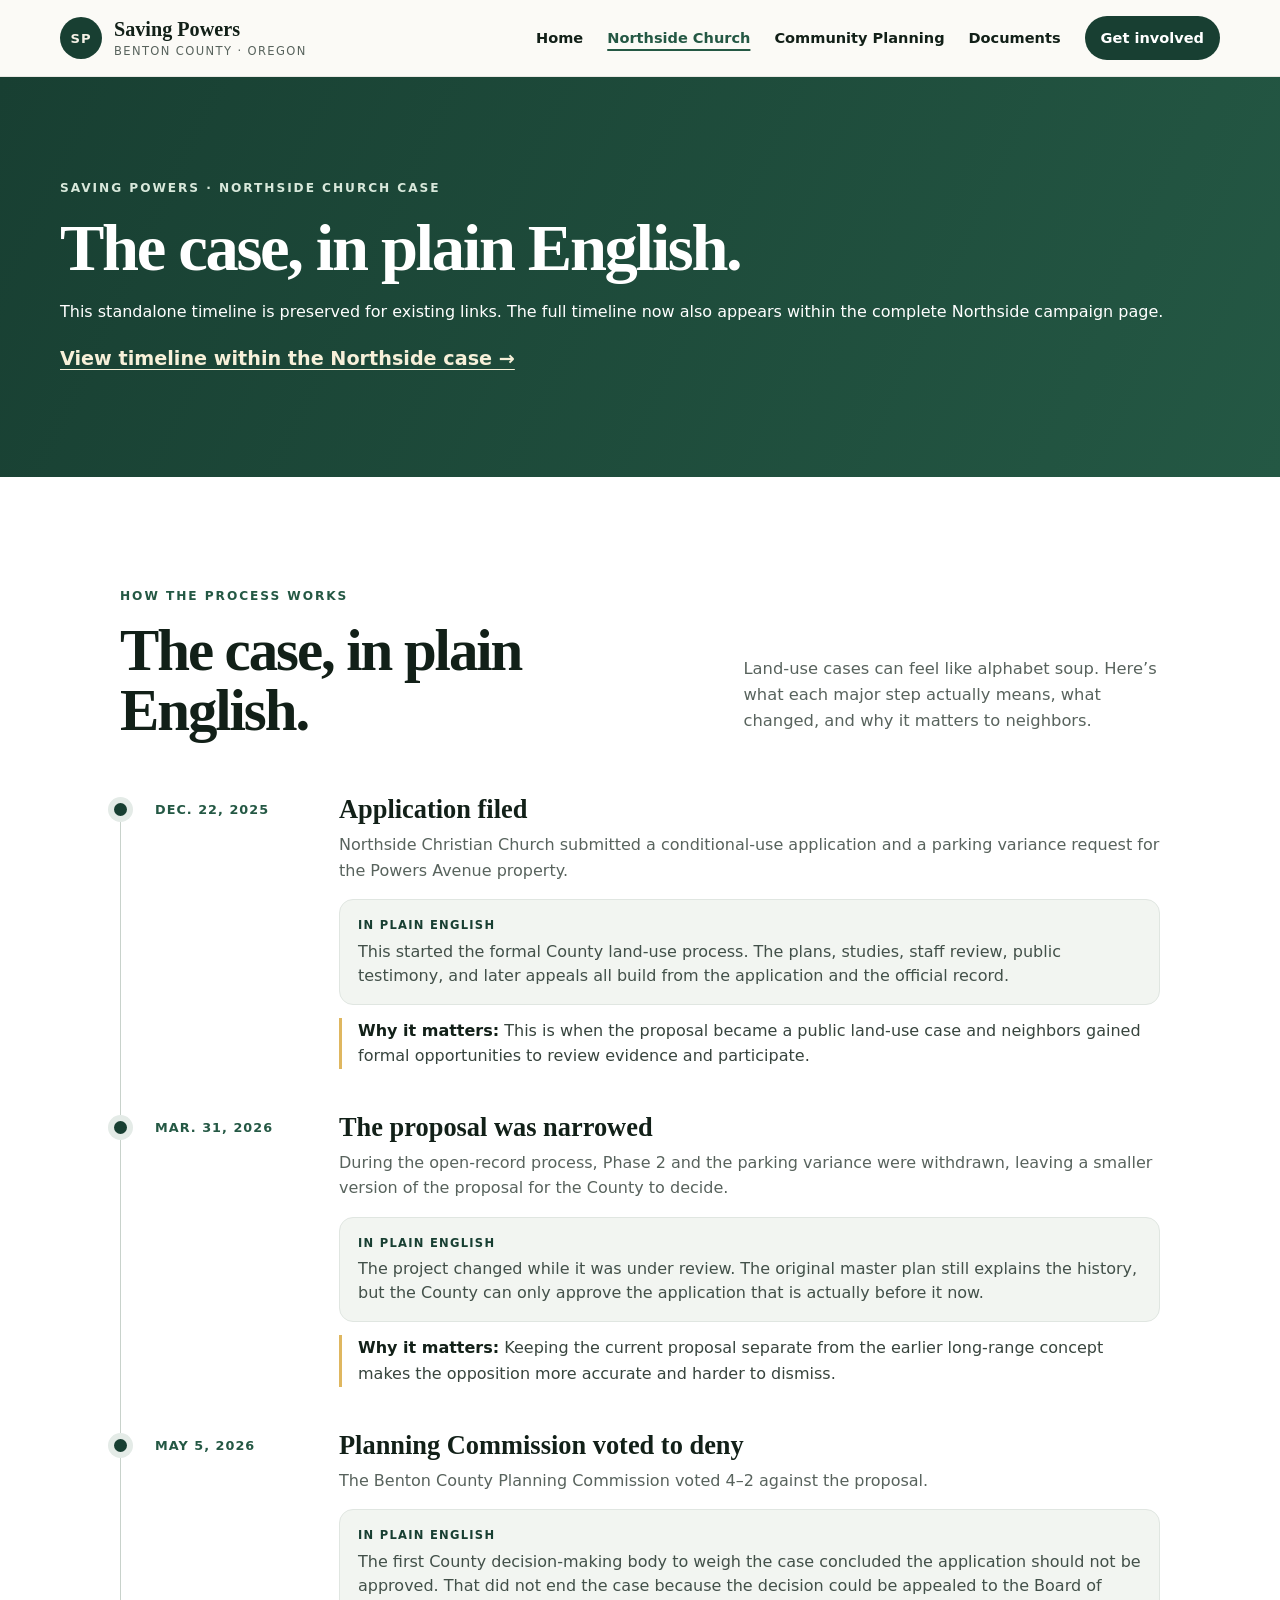
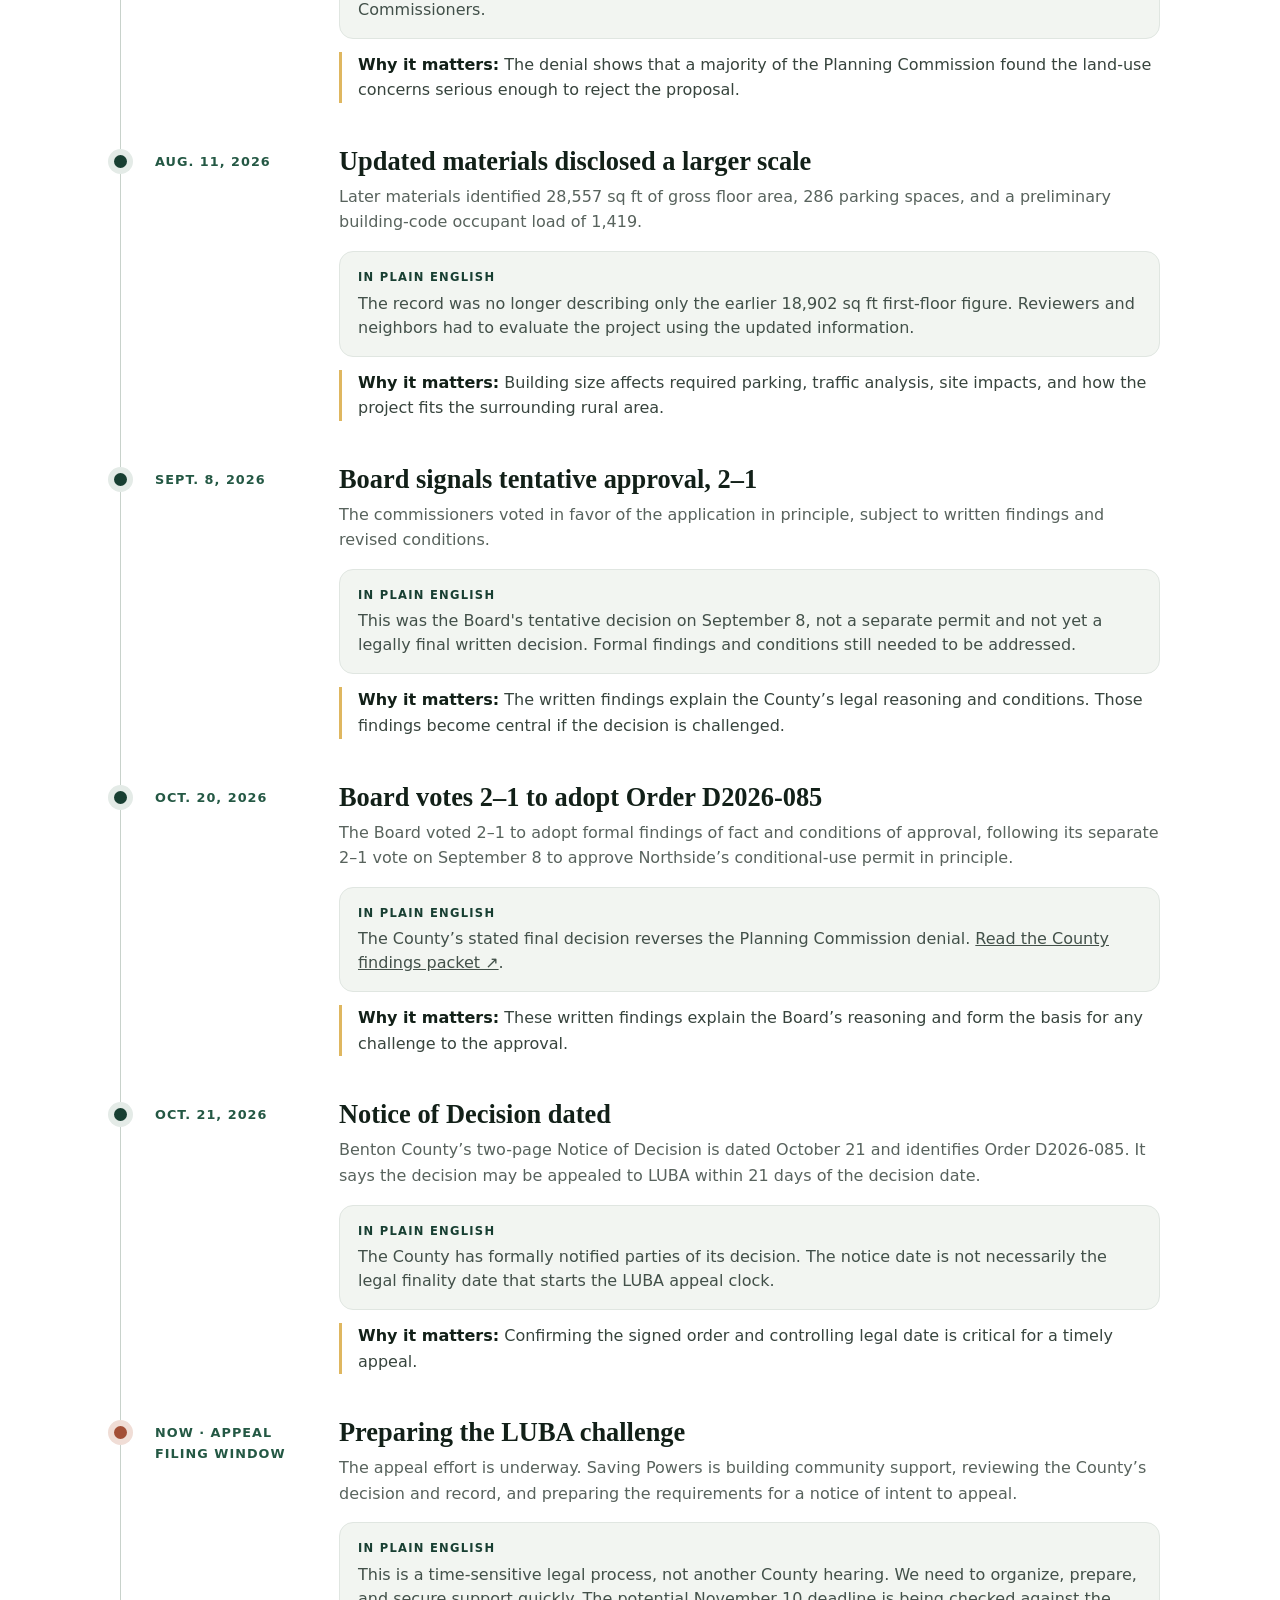
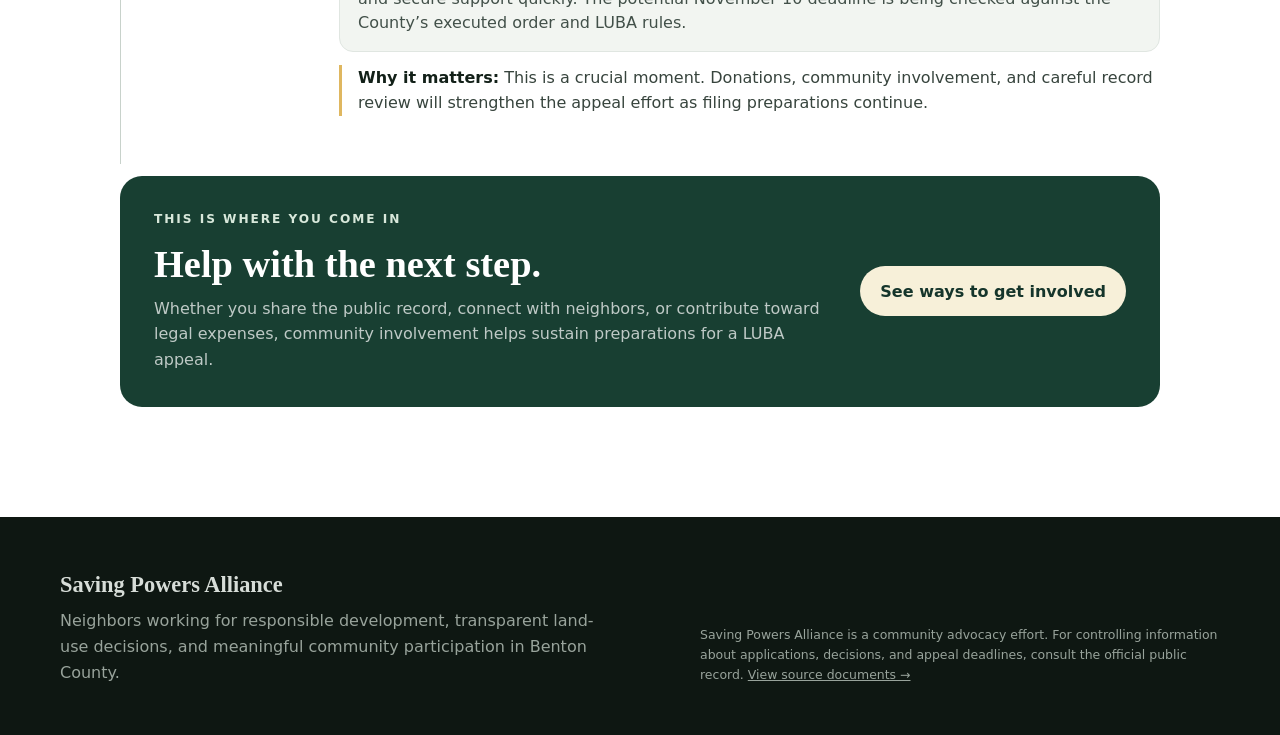
<file: timeline.html>
<!DOCTYPE html>

<html lang="en">
<head>
<meta charset="utf-8"/>
<meta content="width=device-width, initial-scale=1" name="viewport"/>
<meta content="#183f32" name="theme-color"/>
<meta content="The hearings, testimony and decisions in the Northside Church land-use case." name="description"/>
<meta content="Case Timeline | Saving Powers" property="og:title"/>
<meta content="The hearings, testimony and decisions in the Northside Church land-use case." property="og:description"/>
<meta content="website" property="og:type"/>
<meta content="https://savingpowers.com/assets/social-preview.jpg" property="og:image"/>
<meta content="1200" property="og:image:width"/>
<meta content="630" property="og:image:height"/>
<meta content="A bicycle beside a tree, a field and an old barn on Powers Avenue" property="og:image:alt"/>
<meta content="summary_large_image" name="twitter:card"/>
<title>Case Timeline | Saving Powers</title>

<link rel="stylesheet" href="styles/site.css"/>
<link rel="stylesheet" href="styles/northside.css"/>
<meta name="robots" content="noindex,nofollow"/>

</head>
<body data-site-page="timeline">
<a class="skip-link" href="#main">Skip to content</a>
<div id="top" aria-hidden="true"></div>
<header class="site-header">
<div class="shell header-inner">
<a aria-label="Saving Powers Alliance home" class="brand" href="index.html">
<span aria-hidden="true" class="brand-mark">SP</span>
<span class="brand-copy"><strong>Saving Powers</strong><small>Benton County · Oregon</small></span>
</a>
<nav aria-label="Primary navigation" class="desktop-nav">
<a href="index.html">Home</a>
<a aria-current="page" href="northside.html">Northside Church</a>
<a href="community.html">Community Planning</a>
<a href="documents.html">Documents</a>
<a class="nav-cta" href="get-involved.html">Get involved</a>
</nav>
<details class="mobile-nav">
<summary aria-label="Open navigation">Menu</summary>
<nav aria-label="Mobile navigation">
<a href="index.html">Home</a>
<a aria-current="page" href="northside.html">Northside Church</a>
<a href="community.html">Community Planning</a>
<a href="documents.html">Documents</a>
<a href="get-involved.html">Get involved</a>
</nav>
</details>
</div>
</header>
<main id="main">
<section class="page-banner" aria-label="Page introduction"><div class="shell"><p class="eyebrow">Saving Powers · Northside Church case</p><h1>The case, in plain English.</h1><p>This standalone timeline is preserved for existing links. The full timeline now also appears within the complete Northside campaign page.</p><p class="case-timeline-return"><a href="northside.html#timeline">View timeline within the Northside case →</a></p></div></section>
<section class="section timeline-section" id="timeline">
<div class="shell timeline-shell">
<div class="timeline-intro">
<div>
<p class="eyebrow">How the process works</p>
<h2>The case, in plain English.</h2>
</div>
<p>Land-use cases can feel like alphabet soup. Here’s what each major step actually means, what changed, and why it matters to neighbors.</p>
</div>
<div class="timeline" id="timeline-entries">
<article>
<time datetime="2025-12-22">Dec. 22, 2025</time>
<div class="timeline-content">
<h3>Application filed</h3>
<p>Northside Christian Church submitted a conditional-use application and a parking variance request for the Powers Avenue property.</p>
<div class="timeline-plain">
<strong>In plain English</strong>
<p>This started the formal County land-use process. The plans, studies, staff review, public testimony, and later appeals all build from the application and the official record.</p>
</div>
<p class="timeline-why"><strong>Why it matters:</strong> This is when the proposal became a public land-use case and neighbors gained formal opportunities to review evidence and participate.</p>
</div>
</article>
<article>
<time datetime="2026-03-31">Mar. 31, 2026</time>
<div class="timeline-content">
<h3>The proposal was narrowed</h3>
<p>During the open-record process, Phase 2 and the parking variance were withdrawn, leaving a smaller version of the proposal for the County to decide.</p>
<div class="timeline-plain">
<strong>In plain English</strong>
<p>The project changed while it was under review. The original master plan still explains the history, but the County can only approve the application that is actually before it now.</p>
</div>
<p class="timeline-why"><strong>Why it matters:</strong> Keeping the current proposal separate from the earlier long-range concept makes the opposition more accurate and harder to dismiss.</p>
</div>
</article>
<article>
<time datetime="2026-05-05">May 5, 2026</time>
<div class="timeline-content">
<h3>Planning Commission voted to deny</h3>
<p>The Benton County Planning Commission voted 4–2 against the proposal.</p>
<div class="timeline-plain">
<strong>In plain English</strong>
<p>The first County decision-making body to weigh the case concluded the application should not be approved. That did not end the case because the decision could be appealed to the Board of Commissioners.</p>
</div>
<p class="timeline-why"><strong>Why it matters:</strong> The denial shows that a majority of the Planning Commission found the land-use concerns serious enough to reject the proposal.</p>
</div>
</article>
<article>
<time datetime="2026-08-11">Aug. 11, 2026</time>
<div class="timeline-content">
<h3>Updated materials disclosed a larger scale</h3>
<p>Later materials identified 28,557 sq ft of gross floor area, 286 parking spaces, and a preliminary building-code occupant load of 1,419.</p>
<div class="timeline-plain">
<strong>In plain English</strong>
<p>The record was no longer describing only the earlier 18,902 sq ft first-floor figure. Reviewers and neighbors had to evaluate the project using the updated information.</p>
</div>
<p class="timeline-why"><strong>Why it matters:</strong> Building size affects required parking, traffic analysis, site impacts, and how the project fits the surrounding rural area.</p>
</div>
</article>
<article>
<time datetime="2026-09-08">Sept. 8, 2026</time>
<div class="timeline-content">
<h3>Board signals tentative approval, 2–1</h3>
<p>The commissioners voted in favor of the application in principle, subject to written findings and revised conditions.</p>
<div class="timeline-plain">
<strong>In plain English</strong>
<p>This was the Board's tentative decision on September 8, not a separate permit and not yet a legally final written decision. Formal findings and conditions still needed to be addressed.</p>
</div>
<p class="timeline-why"><strong>Why it matters:</strong> The written findings explain the County’s legal reasoning and conditions. Those findings become central if the decision is challenged.</p>
</div>
</article>
<article>
<time datetime="2026-10-20">Oct. 20, 2026</time>
<div class="timeline-content">
<h3>Board votes 2–1 to adopt Order D2026-085</h3>
<p>The Board voted 2–1 to adopt formal findings of fact and conditions of approval, following its separate 2–1 vote on September 8 to approve Northside’s conditional-use permit in principle.</p>
<div class="timeline-plain">
<strong>In plain English</strong>
<p>The County’s stated final decision reverses the Planning Commission denial. <a href="https://bentoncoor.portal.civicclerk.com/event/1052/files/agenda/2992" target="_blank" rel="noopener noreferrer">Read the County findings packet ↗</a>.</p>
</div>
<p class="timeline-why"><strong>Why it matters:</strong> These written findings explain the Board’s reasoning and form the basis for any challenge to the approval.</p>
</div>
</article>
<article>
<time datetime="2026-10-21">Oct. 21, 2026</time>
<div class="timeline-content">
<h3>Notice of Decision dated</h3>
<p>Benton County’s two-page Notice of Decision is dated October 21 and identifies Order D2026-085. It says the decision may be appealed to LUBA within 21 days of the decision date.</p>
<div class="timeline-plain">
<strong>In plain English</strong>
<p>The County has formally notified parties of its decision. The notice date is not necessarily the legal finality date that starts the LUBA appeal clock.</p>
</div>
<p class="timeline-why"><strong>Why it matters:</strong> Confirming the signed order and controlling legal date is critical for a timely appeal.</p>
</div>
</article>
<article class="current">
<time datetime="2026-10-29">Now · appeal filing window</time>
<div class="timeline-content">
<h3>Preparing the LUBA challenge</h3>
<p>The appeal effort is underway. Saving Powers is building community support, reviewing the County’s decision and record, and preparing the requirements for a notice of intent to appeal.</p>
<div class="timeline-plain">
<strong>In plain English</strong>
<p>This is a time-sensitive legal process, not another County hearing. We need to organize, prepare, and secure support quickly. The potential November 10 deadline is being checked against the County’s executed order and LUBA rules.</p>
</div>
<p class="timeline-why"><strong>Why it matters:</strong> This is a crucial moment. Donations, community involvement, and careful record review will strengthen the appeal effort as filing preparations continue.</p>
</div>
</article>
</div><button aria-controls="timeline-entries" aria-expanded="true" class="timeline-toggle" hidden="hidden" id="timeline-toggle" type="button">Show full timeline</button>
<aside class="timeline-cta">
<div>
<p class="eyebrow light">This is where you come in</p>
<h3>Help with the next step.</h3>
<p>Whether you share the public record, connect with neighbors, or contribute toward legal expenses, community involvement helps sustain preparations for a LUBA appeal.</p>
</div>
<a class="button cream" href="get-involved.html#help">See ways to get involved</a>
</aside>
</div>
</section>
</main>
<dialog class="site-lightbox" id="site-lightbox" aria-label="Image viewer">
  <div class="site-lightbox-inner">
    <button type="button" class="site-lightbox-close" aria-label="Close image viewer">&times;</button>
    <div class="site-lightbox-media">
      <img class="site-lightbox-image" alt="" decoding="async"/>
    </div>
    <div class="site-lightbox-toolbar">
      <button type="button" class="site-lightbox-arrow" data-viewer-prev aria-label="Previous image">&larr;</button>
      <div>
        <p class="site-lightbox-caption"></p>
        <span class="site-lightbox-count" aria-live="polite"></span>
      </div>
      <button type="button" class="site-lightbox-arrow" data-viewer-next aria-label="Next image">&rarr;</button>
    </div>
  </div>
</dialog>
<footer class="site-footer"><div class="shell footer-inner">
<div><strong>Saving Powers Alliance</strong><p>Neighbors working for responsible development, transparent land-use decisions, and meaningful community participation in Benton County.</p></div>
<p class="fine-print">Saving Powers Alliance is a community advocacy effort. For controlling information about applications, decisions, and appeal deadlines, consult the official public record. <a href="documents.html">View source documents →</a></p>
</div></footer>
<a class="back-to-top" id="back-to-top" href="#top" aria-label="Back to top">
  <span class="back-to-top-arrow" aria-hidden="true">↑</span><span>Top</span>
</a>
<script src="scripts/site.js" defer></script>
</body>
</html>
</file>
<file: styles/site.css>
:root {
  --ink: #122018;
  --muted: #58635d;
  --forest: #183f32;
  --forest-2: #245844;
  --moss: #76906f;
  --cream: #f5f1e6;
  --paper: #fbfaf6;
  --gold: #dfb760;
  --rust: #a34f36;
  --line: #d9ded8;
  --white: #ffffff;
  --shadow: 0 24px 70px rgba(18, 32, 24, .13);
  --radius: 24px;
  --shell: min(1160px, calc(100% - 40px));
}

* { box-sizing: border-box; }
html { scroll-behavior: smooth; }
body {
  margin: 0;
  color: var(--ink);
  background: var(--paper);
  font-family: Inter, ui-sans-serif, system-ui, -apple-system, BlinkMacSystemFont, "Segoe UI", sans-serif;
  line-height: 1.6;
  -webkit-font-smoothing: antialiased;
}
img { display: block; max-width: 100%; }
a { color: inherit; }
button, input, textarea, select { font: inherit; }

.skip-link {
  position: fixed;
  left: 16px;
  top: 12px;
  z-index: 999;
  transform: translateY(-160%);
  padding: 10px 14px;
  background: #fff;
  color: #000;
  border-radius: 8px;
}
.skip-link:focus { transform: translateY(0); }

.shell { width: var(--shell); margin-inline: auto; }
.narrow { max-width: 860px; }
.section { padding: 110px 0; }

.site-header {
  position: sticky;
  top: 0;
  z-index: 100;
  background: color-mix(in srgb, var(--paper) 92%, transparent);
  backdrop-filter: blur(16px);
  border-bottom: 1px solid rgba(18,32,24,.08);
}
.header-inner {
  min-height: 76px;
  display: flex;
  align-items: center;
  justify-content: space-between;
  gap: 28px;
}
.brand {
  display: inline-flex;
  align-items: center;
  gap: 12px;
  text-decoration: none;
}
.brand-mark {
  width: 42px;
  height: 42px;
  display: grid;
  place-items: center;
  border-radius: 50%;
  color: var(--cream);
  background: var(--forest);
  font-size: .82rem;
  font-weight: 900;
  letter-spacing: .08em;
}
.brand-copy { display: grid; line-height: 1.05; }
.brand-copy strong { font-family: Georgia, "Times New Roman", serif; font-size: 1.26rem; }
.brand-copy small { color: var(--muted); font-size: .72rem; margin-top: 5px; text-transform: uppercase; letter-spacing: .12em; }
.desktop-nav { display: flex; align-items: center; gap: 24px; }
.desktop-nav a { text-decoration: none; font-size: .91rem; font-weight: 700; }
.desktop-nav a:not(.nav-cta):hover { color: var(--forest-2); }
.nav-cta { padding: 10px 16px; border-radius: 999px; color: #fff; background: var(--forest); }
.mobile-nav { display: none; position: relative; }

.hero {
  position: relative;
  min-height: 790px;
  display: grid;
  align-items: end;
  overflow: hidden;
  color: white;
  background: #1b352c;
}
.hero-image,
.hero-shade {
  position: absolute;
  inset: 0;
  width: 100%;
  height: 100%;
}
.hero-image { object-fit: cover; object-position: 56% center; }
.hero-shade {
  background:
    linear-gradient(90deg, rgba(8,22,16,.86) 0%, rgba(8,22,16,.62) 42%, rgba(8,22,16,.16) 73%, rgba(8,22,16,.05) 100%),
    linear-gradient(0deg, rgba(8,22,16,.74) 0%, transparent 42%);
}
.hero-content {
  position: relative;
  z-index: 2;
  padding: 150px 0 150px;
}
.eyebrow {
  margin: 0 0 14px;
  color: var(--forest-2);
  font-size: .76rem;
  font-weight: 900;
  text-transform: uppercase;
  letter-spacing: .16em;
}
.eyebrow.light { color: #d8e8db; }
.hero h1,
.section h2,
.status-band h2,
.help h2 {
  font-family: Georgia, "Times New Roman", serif;
  letter-spacing: -.035em;
}
.hero h1 {
  max-width: 800px;
  margin: 0;
  font-size: clamp(4.5rem, 10vw, 8.6rem);
  line-height: .86;
  font-weight: 700;
}
.hero h1 em { color: #d8d68d; font-weight: 400; }
.hero-lede {
  max-width: 720px;
  margin: 30px 0 0;
  color: rgba(255,255,255,.90);
  font-size: clamp(1.08rem, 2vw, 1.35rem);
  line-height: 1.55;
}
.hero-actions, .help-actions { display: flex; flex-wrap: wrap; gap: 12px; margin-top: 32px; }
.hero-urgency {
  display: flex;
  align-items: flex-start;
  gap: 12px;
  max-width: 780px;
  margin-top: 24px;
  padding: 15px 18px;
  border-left: 3px solid #f1e9ca;
  background: rgba(8,22,16,.42);
  backdrop-filter: blur(8px);
  color: rgba(255,255,255,.82);
}
.hero-urgency strong { flex: none; color: #fff; }
.hero-urgency span { line-height: 1.45; }

.early-cta {
  padding: 42px 0;
  background: #f1e9ca;
  border-bottom: 1px solid #ded5b8;
}
.early-cta-inner {
  display: grid;
  grid-template-columns: 1fr auto;
  gap: 54px;
  align-items: center;
}
.early-cta .eyebrow { margin-bottom: 8px; color: var(--rust); }
.early-cta h2 {
  margin: 0;
  max-width: 760px;
  font-family: Georgia, "Times New Roman", serif;
  font-size: clamp(2rem, 3.5vw, 3.6rem);
  line-height: 1.02;
  letter-spacing: -.035em;
}
.early-cta p:not(.eyebrow) {
  max-width: 790px;
  margin: 14px 0 0;
  color: #4e554f;
}
.early-cta-actions {
  display: grid;
  gap: 10px;
  min-width: 245px;
}
.button.cta-dark { background: var(--forest); color: #fff; }
.button.cta-outline { border: 1px solid rgba(24,63,50,.28); color: var(--forest); background: rgba(255,255,255,.35); }
.button {
  display: inline-flex;
  align-items: center;
  justify-content: center;
  min-height: 50px;
  padding: 0 20px;
  border-radius: 999px;
  text-decoration: none;
  font-weight: 850;
  transition: transform .18s ease, background .18s ease, color .18s ease;
}
.button:hover { transform: translateY(-2px); }
.button.primary { background: #f1e9ca; color: #15352b; }
.button.glass { border: 1px solid rgba(255,255,255,.38); background: rgba(255,255,255,.08); color: #fff; backdrop-filter: blur(10px); }
.button.cream { background: #f7f0d9; color: #15352b; }
.button.outline-light { border: 1px solid rgba(255,255,255,.45); color: #fff; }
.hero-status {
  position: relative;
  z-index: 3;
  background: rgba(8,22,16,.72);
  border-top: 1px solid rgba(255,255,255,.18);
  backdrop-filter: blur(12px);
}
.status-grid { display: grid; grid-template-columns: repeat(3,1fr); }
.status-grid > div { padding: 25px 28px; border-right: 1px solid rgba(255,255,255,.15); }
.status-grid > div:first-child { padding-left: 0; }
.status-grid > div:last-child { border-right: 0; }
.status-grid strong { display: block; font-family: Georgia, serif; font-size: 2rem; line-height: 1; color: #f5edc8; }
.status-grid span { display: block; margin-top: 7px; color: rgba(255,255,255,.72); font-size: .82rem; text-transform: uppercase; letter-spacing: .08em; }

.split { display: grid; grid-template-columns: 1.05fr .95fr; gap: 80px; align-items: center; }
.section h2 { margin: 0; font-size: clamp(2.5rem, 4.6vw, 4.7rem); line-height: 1.02; }
.section-copy .lead { font-size: 1.22rem; line-height: 1.6; margin: 28px 0 18px; color: #2f3f37; }
.section-copy p:not(.eyebrow):not(.lead) { color: var(--muted); font-size: 1.02rem; }
.text-link { color: var(--forest-2); font-weight: 850; text-underline-offset: 3px; }
.photo-card { margin: 0; overflow: hidden; border-radius: var(--radius); background: #e8ebe6; box-shadow: var(--shadow); transform: none; }
.photo-card img { width: 100%; aspect-ratio: 4 / 3; object-fit: cover; }
.photo-card figcaption { padding: 13px 18px 17px; color: var(--muted); font-size: .82rem; }


.master-plan {
  background: #eef1ec;
  border-block: 1px solid #dde3dd;
}
.plan-heading {
  display: grid;
  grid-template-columns: 1.25fr .75fr;
  gap: 56px;
  align-items: end;
  margin-bottom: 40px;
}
.plan-heading > p {
  margin: 0 0 7px;
  color: var(--muted);
  max-width: 460px;
  justify-self: end;
}
.plan-figure {
  margin: 0;
  overflow: hidden;
  border: 1px solid rgba(18,32,24,.11);
  border-radius: 24px;
  background: #fff;
  box-shadow: var(--shadow);
}
.plan-figure img {
  width: 100%;
  height: auto;
}
.plan-figure figcaption {
  padding: 18px 22px 20px;
  color: var(--muted);
  font-size: .88rem;
  line-height: 1.55;
}
.plan-figure figcaption strong { color: var(--ink); }

.current-plan-figure { margin-bottom: 24px; }
.plan-toggle {
  margin-top: 18px;
  border: 1px solid rgba(18,32,24,.12);
  border-radius: 24px;
  background: rgba(255,255,255,.76);
  box-shadow: var(--shadow);
  overflow: clip;
}
.plan-toggle summary {
  cursor: pointer;
  list-style: none;
  display: flex;
  align-items: center;
  justify-content: space-between;
  gap: 18px;
  padding: 22px 24px;
  font-weight: 850;
  color: var(--forest);
}
.plan-toggle summary::-webkit-details-marker { display: none; }
.plan-toggle summary::after {
  content: 'View original plan';
  flex: none;
  padding: 10px 16px;
  border-radius: 999px;
  color: #fff;
  background: var(--forest);
  font-size: .84rem;
  font-weight: 800;
  letter-spacing: .01em;
}
.plan-toggle[open] summary::after { content: 'Hide original plan'; background: var(--rust); }
.plan-toggle-body {
  padding: 0 20px 20px;
}
.plan-toggle-note {
  margin: 0 0 18px;
  padding: 0 4px;
  color: var(--muted);
}
.original-plan-figure {
  box-shadow: none;
  border-color: rgba(18,32,24,.09);
}


.traffic-facts {
  background: #fff;
  border-bottom: 1px solid #e0e4df;
}
.traffic-facts-grid {
  display: grid;
  grid-template-columns: 1.05fr .95fr;
  gap: 70px;
  align-items: center;
}
.traffic-copy h2 { max-width: 720px; }
.traffic-copy > p:not(.eyebrow) { color: var(--muted); font-size: 1.05rem; }
.traffic-copy > p strong { color: var(--ink); }
.traffic-caveat { margin-top: 18px; font-size: .9rem !important; line-height: 1.55; }
.traffic-compare {
  display: grid;
  grid-template-columns: 1fr auto 1fr;
  gap: 14px;
  align-items: stretch;
  padding: 26px;
  border: 1px solid rgba(18,32,24,.11);
  border-radius: 24px;
  background: #eef1ec;
  box-shadow: var(--shadow);
}
.traffic-number {
  min-width: 0;
  display: flex;
  flex-direction: column;
  justify-content: center;
  padding: 24px 18px;
  border-radius: 18px;
  background: #fff;
  text-align: center;
}
.traffic-kicker {
  color: var(--muted);
  font-size: .68rem;
  font-weight: 900;
  text-transform: uppercase;
  letter-spacing: .08em;
}
.traffic-number strong {
  display: block;
  margin: 10px 0 4px;
  font-family: Georgia, "Times New Roman", serif;
  font-size: clamp(3rem, 6vw, 5rem);
  line-height: .9;
  color: var(--forest);
}
.traffic-number > span:last-child { color: var(--muted); font-size: .78rem; font-weight: 800; text-transform: uppercase; letter-spacing: .06em; }
.traffic-arrow { display: grid; place-items: center; color: var(--rust); font-size: 1.8rem; font-weight: 900; }
.traffic-percent {
  grid-column: 1 / -1;
  margin: 2px 0 0;
  padding-top: 16px;
  border-top: 1px solid #d4dbd5;
  text-align: center;
  color: var(--muted);
  font-size: .86rem;
}
.traffic-percent strong { color: var(--rust); }

.concerns { background: var(--cream); border-block: 1px solid #e3ddcd; }
.concerns h2 { max-width: 840px; }
.card-grid { display: grid; grid-template-columns: repeat(3,1fr); gap: 18px; margin-top: 48px; }
.concern-card { padding: 34px; border: 1px solid rgba(24,63,50,.12); border-radius: 22px; background: rgba(255,255,255,.58); }
.icon { display: grid; place-items: center; width: 46px; height: 46px; border-radius: 50%; background: #e3eadf; color: var(--forest); font-size: 1.45rem; }
.concern-card h3 { margin: 24px 0 10px; font-family: Georgia, serif; font-size: 1.65rem; }
.concern-card p { margin: 0; color: var(--muted); }

.status-band { padding: 84px 0; background: var(--forest); color: white; }
.status-band-grid { display: grid; grid-template-columns: 1.1fr .9fr; gap: 90px; align-items: end; }
.status-band h2 { margin: 0; font-size: clamp(2.4rem, 4vw, 4rem); line-height: 1.04; }
.status-note { padding-left: 32px; border-left: 1px solid rgba(255,255,255,.25); color: rgba(255,255,255,.78); }
.status-note p { margin: 0 0 14px; }

.status-note strong { color: #fff; }
.countdown-wrap {
  display: grid;
  grid-template-columns: .8fr 1.2fr;
  gap: 54px;
  align-items: end;
  margin-top: 56px;
  padding-top: 42px;
  border-top: 1px solid rgba(255,255,255,.18);
}
.countdown-copy h3 {
  margin: 0 0 8px;
  font-family: Georgia, "Times New Roman", serif;
  font-size: clamp(2rem, 3.3vw, 3.3rem);
  line-height: 1.05;
}
.countdown-copy > p:last-child {
  margin: 0;
  max-width: 520px;
  color: rgba(255,255,255,.68);
}
.countdown {
  display: grid;
  grid-template-columns: repeat(4, 1fr);
  gap: 10px;
}
.countdown-unit {
  min-width: 0;
  padding: 21px 10px 18px;
  text-align: center;
  border: 1px solid rgba(255,255,255,.2);
  border-radius: 16px;
  background: rgba(255,255,255,.07);
}
.countdown-unit strong {
  display: block;
  color: #f5edc8;
  font-family: Georgia, "Times New Roman", serif;
  font-size: clamp(2rem, 4vw, 3.3rem);
  font-variant-numeric: tabular-nums;
  line-height: .95;
}
.countdown-unit span {
  display: block;
  margin-top: 10px;
  color: rgba(255,255,255,.65);
  font-size: .68rem;
  font-weight: 850;
  text-transform: uppercase;
  letter-spacing: .1em;
}
.countdown.complete .countdown-unit strong { color: #fff; }
.countdown-noscript { grid-column: 1 / -1; margin: 0; color: rgba(255,255,255,.7); }


.timeline-section { background: #fff; }
.timeline-shell { max-width: 1040px; }
.timeline-intro {
  display: grid;
  grid-template-columns: 1.15fr .85fr;
  gap: 60px;
  align-items: end;
}
.timeline-intro > p { margin: 0 0 7px; color: var(--muted); font-size: 1.02rem; }
.timeline { margin-top: 58px; }
.timeline article {
  position: relative;
  display: grid;
  grid-template-columns: 150px 1fr;
  gap: 34px;
  padding: 0 0 48px 34px;
  border-left: 1px solid #c8d2cb;
}
.timeline article::before {
  content: "";
  position: absolute;
  left: -7px;
  top: 4px;
  width: 13px;
  height: 13px;
  border-radius: 50%;
  background: var(--forest);
  box-shadow: 0 0 0 6px #e4ebe7;
}
.timeline article.current::before { background: var(--rust); box-shadow: 0 0 0 6px #f0ddd6; }
.timeline time {
  padding-top: 1px;
  font-size: .8rem;
  font-weight: 900;
  color: var(--forest-2);
  text-transform: uppercase;
  letter-spacing: .08em;
}
.timeline-content h3 {
  margin: -4px 0 8px;
  font-family: Georgia, "Times New Roman", serif;
  font-size: 1.65rem;
  line-height: 1.1;
}
.timeline-content > p { margin: 0; color: var(--muted); }
.timeline-plain {
  margin-top: 16px;
  padding: 16px 18px;
  border-radius: 14px;
  background: #f2f5f1;
  border: 1px solid #e0e6e1;
}
.timeline-plain strong {
  display: block;
  margin-bottom: 5px;
  color: var(--forest);
  font-size: .72rem;
  font-weight: 900;
  text-transform: uppercase;
  letter-spacing: .11em;
}
.timeline-plain p { margin: 0; color: #425049; line-height: 1.5; }
.timeline-why {
  margin-top: 13px !important;
  padding-left: 16px;
  border-left: 3px solid var(--gold);
  color: #37443d !important;
}
.timeline-why strong { color: var(--ink); }
.timeline-cta {
  display: grid;
  grid-template-columns: 1fr auto;
  gap: 36px;
  align-items: center;
  margin-top: 12px;
  padding: 34px;
  border-radius: 22px;
  background: var(--forest);
  color: #fff;
}
.timeline-cta h3 {
  margin: 0;
  max-width: 700px;
  font-family: Georgia, "Times New Roman", serif;
  font-size: clamp(1.9rem, 3vw, 3rem);
  line-height: 1.05;
}
.timeline-cta p:not(.eyebrow) { margin: 12px 0 0; max-width: 720px; color: rgba(255,255,255,.72); }

.record { background: #eef1ec; }
.section-heading-row { display: grid; grid-template-columns: 1.3fr .7fr; gap: 50px; align-items: end; }
.section-heading-row > p { margin: 0 0 7px; color: var(--muted); max-width: 420px; justify-self: end; }
.document-grid { display: grid; grid-template-columns: repeat(3,1fr); gap: 18px; margin-top: 45px; }
.document-card { display: flex; flex-direction: column; min-height: 320px; padding: 30px; border-radius: 20px; border: 1px solid #d3d9d3; background: #fff; text-decoration: none; transition: transform .18s ease, box-shadow .18s ease; }
.document-card:hover { transform: translateY(-4px); box-shadow: 0 20px 50px rgba(18,32,24,.10); }
.doc-type { color: var(--rust); font-size: .72rem; font-weight: 900; letter-spacing: .1em; text-transform: uppercase; }
.document-card h3 { margin: 20px 0 12px; font-family: Georgia, serif; font-size: 1.7rem; line-height: 1.1; }
.document-card p { margin: 0 0 24px; color: var(--muted); }
.document-card .text-link { margin-top: auto; }
.record-more { margin-top: 22px; border-top: 1px solid #cbd2cc; border-bottom: 1px solid #cbd2cc; }
.record-more summary { cursor: pointer; padding: 22px 0; font-weight: 850; }
.details-body { max-width: 800px; padding: 0 0 24px; color: var(--muted); }
.details-body p { margin: 0; }

.campaign { background: #151c18; color: #fff; }
.campaign .eyebrow { color: #b9cbbf; }
.campaign .section-heading-row > p { color: rgba(255,255,255,.65); }
.poster-grid { display: grid; grid-template-columns: repeat(2, minmax(0, 1fr)); gap: 22px; margin-top: 48px; align-items: start; }
.poster-grid a { border-radius: 17px; overflow: hidden; background: #222; box-shadow: 0 26px 60px rgba(0,0,0,.28); transition: transform .2s ease; }
.poster-grid a:hover { transform: translateY(-6px); }
.poster-grid img { width: 100%; height: auto; }

.help { background: #9f4f37; color: white; }
.help-grid { display: grid; grid-template-columns: 1.25fr .75fr; gap: 70px; align-items: center; }
.help h2 { margin: 0; font-size: clamp(2.7rem, 5vw, 5.2rem); line-height: .98; max-width: 760px; }
.help-copy > p:not(.eyebrow) { max-width: 660px; color: rgba(255,255,255,.8); font-size: 1.08rem; }
.contact-card { display: grid; padding: 28px; border: 1px solid rgba(255,255,255,.24); border-radius: 20px; background: rgba(255,255,255,.08); }
.contact-label { margin: 0 0 12px; color: rgba(255,255,255,.68); font-size: .74rem; font-weight: 900; text-transform: uppercase; letter-spacing: .12em; }
.contact-card a { padding: 13px 0; border-top: 1px solid rgba(255,255,255,.18); text-decoration: none; overflow-wrap: anywhere; }
.contact-card a:hover { text-decoration: underline; }

.site-footer { padding: 50px 0; background: #0e1712; color: #d7ddd8; }
.footer-inner { display: grid; grid-template-columns: 1fr 1fr; gap: 60px; align-items: end; }
.footer-inner strong { font-family: Georgia, serif; font-size: 1.4rem; }
.footer-inner p { margin: 6px 0 0; color: #98a39b; }
.fine-print { font-size: .78rem; justify-self: end; max-width: 520px; }

@media (max-width: 900px) {
  :root { --shell: min(100% - 30px, 760px); }
  .section { padding: 80px 0; }
  .desktop-nav { display: none; }
  .mobile-nav { display: block; }
  .mobile-nav summary { list-style: none; cursor: pointer; padding: 9px 13px; border: 1px solid #cfd5cf; border-radius: 999px; font-weight: 800; }
  .mobile-nav summary::-webkit-details-marker { display: none; }
  .mobile-nav[open] nav { position: absolute; right: 0; top: calc(100% + 10px); display: grid; min-width: 210px; padding: 8px; border: 1px solid #d8ddd8; border-radius: 15px; background: #fff; box-shadow: var(--shadow); }
  .mobile-nav nav a { padding: 11px 12px; text-decoration: none; font-weight: 750; }
  .hero { min-height: 720px; }
  .hero-content { padding: 115px 0 170px; }
  .hero h1 { font-size: clamp(4rem, 17vw, 7rem); }
  .hero-image { object-position: 67% center; }
  .status-grid > div { padding: 19px 16px; }
  .status-grid > div:first-child { padding-left: 0; }
  .status-grid strong { font-size: 1.55rem; }
  .status-grid span { font-size: .68rem; }
  .split, .status-band-grid, .section-heading-row, .help-grid, .plan-heading, .countdown-wrap { grid-template-columns: 1fr; gap: 42px; }
  .early-cta-inner, .timeline-intro, .timeline-cta { grid-template-columns: 1fr; gap: 28px; }
  .early-cta-actions { min-width: 0; max-width: 360px; }
  .timeline-cta .button { width: fit-content; }
  .traffic-facts-grid { grid-template-columns: 1fr; gap: 38px; }
  .plan-heading > p { justify-self: start; }
  .plan-toggle summary { align-items: flex-start; flex-direction: column; }
  .plan-toggle summary::after { width: 100%; box-sizing: border-box; text-align: center; }
  .countdown-wrap { align-items: start; }
  .photo-card { transform: none; }
  .card-grid, .document-grid { grid-template-columns: 1fr; }
  .status-note { padding-left: 0; padding-top: 24px; border-left: 0; border-top: 1px solid rgba(255,255,255,.25); }
  .section-heading-row > p { justify-self: start; }
  .document-card { min-height: 0; }
  .poster-grid { grid-template-columns: repeat(2, minmax(260px, 1fr)); overflow-x: auto; padding: 4px 2px 20px; scroll-snap-type: x mandatory; scrollbar-width: thin; }
  .poster-grid a { scroll-snap-align: start; }
  .footer-inner { grid-template-columns: 1fr; gap: 28px; }
  .fine-print { justify-self: start; }
}

@media (max-width: 620px) {
  .header-inner { min-height: 68px; }
  .brand-copy small { display: none; }
  .hero { min-height: 730px; }
  .hero-content { padding: 90px 0 190px; }
  .hero h1 { font-size: clamp(3.8rem, 19vw, 6rem); }
  .hero-lede { font-size: 1rem; max-width: 95%; }
  .hero-actions { align-items: stretch; flex-direction: column; max-width: 330px; }
  .hero-urgency { display: grid; gap: 4px; max-width: 100%; }
  .early-cta { padding: 32px 0; }
  .early-cta-actions { max-width: none; }
  .early-cta-actions .button, .timeline-cta .button { width: 100%; }
  .hero-actions .button { width: 100%; }
  .hero-status { position: absolute; bottom: 0; left: 0; right: 0; }
  .status-grid { grid-template-columns: 1fr 1fr 1fr; }
  .status-grid > div { padding: 15px 8px; text-align: center; }
  .status-grid > div:first-child { padding-left: 8px; }
  .status-grid strong { font-size: 1.35rem; }
  .status-grid span { font-size: .57rem; letter-spacing: .03em; line-height: 1.25; }
  .section h2, .status-band h2, .help h2 { font-size: clamp(2.25rem, 11vw, 3.5rem); }
  .traffic-compare { grid-template-columns: 1fr; }
  .traffic-arrow { transform: rotate(90deg); }
  .countdown { gap: 7px; }
  .countdown-unit { padding: 16px 4px 14px; border-radius: 12px; }
  .countdown-unit strong { font-size: clamp(1.55rem, 8vw, 2.2rem); }
  .countdown-unit span { font-size: .56rem; letter-spacing: .05em; }
  .timeline article { grid-template-columns: 1fr; gap: 7px; padding-left: 26px; padding-bottom: 42px; }
  .timeline-content h3 { margin-top: 0; font-size: 1.45rem; }
  .concern-card { padding: 26px; }
  .poster-grid { grid-template-columns: repeat(2, minmax(78vw, 1fr)); margin-inline: -2px; }
  .help-actions { flex-direction: column; }
  .help-actions .button { width: 100%; }
}

@media (prefers-reduced-motion: reduce) {
  html { scroll-behavior: auto; }
  *, *::before, *::after { transition: none !important; }
}



/* Vercel migration: public record archive. Keep single-file stylesheet for easy editing. */
#document-library { margin-top: 54px; padding-top: 40px; border-top: 1px solid #cbd2cc; }
.archive-header h3 { font: 700 clamp(1.7rem,3.2vw,2.5rem)/1.1 Georgia,serif; margin: 0 0 12px; }
.archive-header p:not(.eyebrow) { color: var(--muted); max-width: 780px; }
.archive-search-label { display: block; margin: 22px 0 8px; font-weight: 800; }
.archive-search { width: min(100%,620px); min-height: 49px; background: #fff; border: 1px solid #b8c7bb; padding: 11px 16px; border-radius: 12px; color: var(--ink); }
.archive-search:focus-visible { outline: 3px solid #76906f; outline-offset: 2px; }
.archive-status { margin: 10px 0 25px; font-size: .89rem; }
.archive-group { background: #fff; border: 1px solid #d3d9d3; border-radius: 16px; margin-bottom: 12px; overflow: hidden; }
.archive-group summary { padding: 18px 22px; font-weight: 850; color: var(--forest); cursor: pointer; }
.archive-group[open] summary { border-bottom: 1px solid #e0e6e0; }
.archive-list { list-style: none; padding: 0 22px; margin: 0; }
.archive-entry { display: flex; align-items: baseline; justify-content: space-between; gap: 20px; padding: 15px 0; border-bottom: 1px solid #ebefeb; }
.archive-entry:last-child { border: 0; }
.archive-entry a { color: var(--forest-2); font-weight: 730; text-decoration-thickness: 1px; text-underline-offset: 4px; overflow-wrap: anywhere; }
.archive-entry-type { color: var(--muted); font-size: .73rem; white-space: nowrap; }
.archive-entry[hidden] { display: none !important; }
.archive-group[hidden] { display: none !important; }
.photo-gallery-link { margin-top: 20px; color: rgba(255,255,255,.84); }
.photo-gallery-link a { color: #fff0be; font-weight: 750; text-underline-offset: 3px; }
@media(max-width:620px) { .archive-group summary{padding: 15px 18px;} .archive-list{padding:0 18px;} .archive-entry{gap:8px;} }

/* Neighborhood photography — real photographs kept separate from conceptual plans. */
.landscape-photos { background: #f8f8f2; border-block: 1px solid #e1e5dd; }
.landscape-intro { display: grid; grid-template-columns: 1.1fr .9fr; gap: 60px; align-items: end; margin-bottom: 34px; }
.landscape-intro h2 { max-width: 650px; }
.landscape-intro > p { margin: 0 0 6px; color: var(--muted); }
.landscape-grid { display: grid; grid-template-columns: repeat(2,minmax(0,1fr)); gap: 18px; }
.landscape-photo { margin: 0; overflow: hidden; border-radius: 18px; background: #fff; border: 1px solid var(--line); }
.landscape-photo-wide { grid-column: 1/-1; }
.landscape-photo a { display: block; overflow: hidden; }
.landscape-photo img { width: 100%; height: 300px; object-fit: cover; transition: transform .3s ease; }
.landscape-photo-wide img { height: 470px; }
.landscape-photo a:hover img { transform: scale(1.015); }
.landscape-photo figcaption { padding: 12px 19px 16px; color: var(--muted); font-size: .85rem; }
@media (max-width: 900px) { .landscape-intro { grid-template-columns: 1fr; gap: 15px; } .landscape-photo-wide img { height: 360px; } }
@media (max-width: 620px) {
  .hero-image { object-position: 83% center; }
  .landscape-grid { grid-template-columns: 1fr; gap: 14px; }
  .landscape-photo-wide { grid-column: auto; }
  .landscape-photo img, .landscape-photo-wide img { height: auto; aspect-ratio: 4 / 3; object-fit: cover; }
}
@media (prefers-reduced-motion: reduce) { .landscape-photo img { transition: none; } }



/* October 20, 2026 update: bolder campaign message, precise meeting details, mobile focus */
.hero h1 { max-width: 1100px; font-family: Georgia, 'Times New Roman', serif; font-size: clamp(3.6rem, 5.7vw, 6.1rem); line-height: .95; letter-spacing: -.052em; text-transform: uppercase; }
.hero-break { display: block; }
.hero-tagline { margin: 21px 0 0; color: #e7dfa6; font-family: Georgia, 'Times New Roman', serif; font-style: italic; font-size: clamp(1.75rem, 3.1vw, 3.1rem); line-height: 1.12; }
.hero-lede { margin-top: 20px; max-width: 770px; }
.concerns .card-grid { grid-template-columns: repeat(2, minmax(0,1fr)); }
.countdown-wrap { align-items: center; }
.county-stage-message { grid-column: 2; border: 1px solid rgba(255,255,255,.3); background: rgba(255,255,255,.09); border-radius: 18px; padding: 25px 28px; }
.county-stage-message[hidden], .countdown[hidden] { display: none !important; }
.county-stage-message strong { display: block; color: #f6e7b4; font-family: Georgia, serif; font-size: clamp(2rem, 3vw, 3.1rem); line-height: 1.08; }
.county-stage-message p { margin: 12px 0 0; color: rgba(255,255,255,.83); }
.meeting-info { margin-top: 52px; padding-top: 36px; border-top: 1px solid rgba(255,255,255,.18); }
.meeting-info-heading h3 { margin: 0; font-family: Georgia,serif; font-size: clamp(1.75rem,2.6vw,2.8rem); line-height: 1.12; }
.meeting-info-grid { display: grid; grid-template-columns: 1fr 1fr 1.25fr; gap: 16px; margin: 23px 0 17px; }
.meeting-info-item { border: 1px solid rgba(255,255,255,.17); border-radius: 15px; background: rgba(255,255,255,.05); padding: 20px; }
.meeting-info-item h4 { color: #f4e9bc; font-size: .92rem; margin: 0 0 8px; }
.meeting-info-item p { margin: 0; font-size: .9rem; line-height: 1.55; color: rgba(255,255,255,.84); }
.meeting-official-link { color: #f4e9bc; display:inline-flex; font-weight:800; padding: 9px 0; text-underline-offset: 4px; }
.timeline-toggle { border: 1px solid var(--forest); background: #fff; color: var(--forest); border-radius: 999px; font-weight: 850; padding: 13px 23px; cursor: pointer; margin: 3px auto 30px; }
.timeline-toggle[hidden] { display:none !important; }
.timeline article { scroll-margin-top: 104px; }
.gallery-details { margin-top: 18px; }
.gallery-details summary { display:none; }
.gallery-details .landscape-extra-grid { grid-template-columns: repeat(2,minmax(0,1fr)); }
.gallery-details .landscape-photo img { height: 310px; }
@media (max-width: 900px) {
  .hero h1 { font-size: clamp(3.5rem, 9.8vw, 6rem); }
  .meeting-info-grid { grid-template-columns: 1fr; gap: 10px; }
  .meeting-info-item { padding: 15px 18px; }
  .county-stage-message { grid-column: 1; }
}
@media (max-width: 620px) {
  .section { padding: 58px 0; }
  .hero { min-height: 0; }
  .hero-content { padding: 70px 0 33px; }
  .hero-image { object-position: 69% center; }
  .hero-shade { background: linear-gradient(90deg,rgba(7,22,16,.91),rgba(7,22,16,.65) 75%,rgba(7,22,16,.44)),linear-gradient(0deg,rgba(8,22,16,.45),transparent 35%); }
  .hero h1 { max-width: 440px; font-size: clamp(2.9rem, 12.1vw, 4.8rem); line-height: .96; }
  .hero-break { display: block; }
  .hero-tagline { font-size: 1.6rem; margin-top: 16px; }
  .hero-lede { font-size: .96rem; line-height: 1.49; margin-top: 16px; }
  .hero-actions { margin-top: 22px; gap: 9px; }
  .hero-actions .button { min-height: 47px; }
  .hero-urgency { display: grid; gap: 5px; margin-top: 17px; padding: 13px 15px; font-size: .89rem; }
  .hero-status { position: static; }
  .status-grid { grid-template-columns: repeat(3,minmax(0,1fr)); }
  .status-grid strong { font-size: 1.45rem; }
  .status-grid span { font-size: .61rem; }
  .early-cta { display: none; } /* Donation CTA already present in hero and help section. */
  .concerns .card-grid { grid-template-columns: 1fr; gap: 12px; margin-top: 28px; }
  .concern-card { padding: 23px 24px; }
  .concern-card h3 { margin: 12px 0 5px; font-size: 1.45rem; }
  .concern-card p { font-size: .95rem; }
  .landscape-grid { gap: 11px; }
  .gallery-details summary { display: block; padding: 13px 18px; background: #e4ebdf; color: var(--forest); border: 1px solid #cbd6cb; border-radius: 13px; font-weight: 850; cursor: pointer; }
  .gallery-details:not([open]) > .landscape-extra-grid { display: none; }
  .gallery-details .landscape-extra-grid { margin-top: 13px; grid-template-columns: 1fr; }
  .gallery-details .landscape-photo img { height: auto; aspect-ratio: 4/3; }
  .status-band { padding: 58px 0; }
  .countdown-wrap { margin-top: 30px; padding-top: 27px; gap: 20px; }
  .countdown-copy h3 { font-size: 2rem; }
  .countdown-unit { padding: 14px 4px 12px; }
  .county-stage-message { padding: 23px; }
  .county-stage-message strong { font-size: 2.15rem; }
  .meeting-info { margin-top: 31px; padding-top: 28px; }
  .meeting-info-heading h3 { font-size: 1.95rem; }
  .meeting-info-item { padding: 13px 15px; }
  .timeline-intro { gap: 12px; }
  .timeline { margin-top: 32px; }
  .timeline article { padding-bottom: 24px; }
  .timeline.is-condensed article:not(:nth-last-of-type(-n+3)) { display:none; }
  .timeline-plain { padding: 12px 14px; }
  .timeline-why { margin-top: 9px !important; }
  .timeline-toggle { display: block; }
  .section-heading-row { gap: 13px; }
  .document-grid { margin-top: 25px; }
  .document-card { padding: 24px; }
  .poster-grid { margin-top: 26px; }
  .help-grid { gap: 22px; }
  .help-actions { margin-top: 22px; }
}
/* The land-use stakes — full-width editorial feature after the issue introduction */
.precedent-feature {
  color: #f8f6ec;
  background: #183f32;
  border-top: 6px solid #d7b36d;
  border-bottom: 1px solid #113428;
}
.precedent-layout {
  display: grid;
  grid-template-columns: minmax(0, 1.15fr) minmax(290px, .85fr);
  gap: clamp(44px, 6.5vw, 100px);
  align-items: center;
}
.precedent-copy .eyebrow { color: #d7ce99; }
.precedent-copy h2 {
  margin: 0;
  max-width: 760px;
  font: 700 clamp(3.15rem, 6.1vw, 6.1rem)/.99 Georgia, 'Times New Roman', serif;
  letter-spacing: -.055em;
}
.precedent-copy h2 em { display: block; font-weight: 400; color: #efe0a8; }
.precedent-lead { margin: 26px 0 15px; font-size: clamp(1.12rem, 1.9vw, 1.4rem); line-height: 1.52; font-weight: 600; }
.precedent-copy p:not(.eyebrow):not(.precedent-lead) { max-width: 700px; color: #d5e2d9; font-size: 1.04rem; line-height: 1.65; }
.precedent-link { display: inline-flex; align-items: center; gap: 12px; margin-top: 20px; padding-bottom: 5px; font-weight: 850; color: #f5e3ac; text-decoration-thickness: 2px; text-underline-offset: 6px; }
.precedent-link:hover, .precedent-link:focus-visible { color: white; }
.precedent-context {
  padding: clamp(27px, 3.5vw, 44px);
  border: 1px solid rgba(248,244,218,.34);
  border-radius: 23px;
  background: rgba(0,0,0,.13);
}
.precedent-label { display: block; font-size: .75rem; font-weight: 900; letter-spacing: .14em; text-transform: uppercase; color: #dfd39e; }
.precedent-question { margin: 21px 0 0; font: 700 clamp(1.7rem, 2.6vw, 2.45rem)/1.18 Georgia, 'Times New Roman', serif; letter-spacing: -.025em; color: white; }
.precedent-rule { height: 1px; background: rgba(248,244,218,.28); margin: 30px 0 22px; }
.precedent-caveat { margin: 0; color: #d7e4d9; font-size: .94rem; line-height: 1.65; }
.precedent-caveat strong { color: #fff4cb; }
/* The dedicated feature replaces the duplicate fourth concern card. */
.concerns .card-grid { grid-template-columns: repeat(3,minmax(0,1fr)); }
@media (max-width: 900px) {
  .precedent-layout { grid-template-columns: 1fr; gap: 26px; }
  .precedent-copy h2 { font-size: clamp(3.2rem, 8.4vw, 5.4rem); }
  .precedent-context { max-width: none; }
  .concerns .card-grid { grid-template-columns: 1fr; }
}
@media (max-width: 620px) {
  .precedent-feature { padding-top: 65px; padding-bottom: 61px; border-top-width: 4px; }
  .precedent-copy h2 { font-size: clamp(3.05rem, 11.8vw, 4.8rem); line-height: .98; }
  .precedent-lead { margin-top: 19px; font-size: 1.06rem; line-height: 1.53; }
  .precedent-copy p:not(.eyebrow):not(.precedent-lead) { font-size: .95rem; line-height: 1.58; }
  .precedent-link { margin-top: 12px; }
  .precedent-context { padding: 24px; border-radius: 17px; }
  .precedent-question { font-size: 1.6rem; }
  .precedent-rule { margin: 21px 0 17px; }
  .precedent-caveat { font-size: .9rem; }
  .concerns .card-grid { grid-template-columns: 1fr; }
}



/* Built-in, keyboard-accessible image viewer: no dependencies required. */
.landscape-photo a, .poster-grid a, .photo-card > a, .plan-figure > a { cursor: zoom-in; }
.photo-card > a, .plan-figure > a { display: block; }
.site-lightbox {
  box-sizing: border-box;
  width: min(1120px, calc(100vw - 32px));
  max-width: none;
  max-height: calc(100dvh - 32px);
  margin: auto;
  padding: 0;
  border: 1px solid rgba(255,255,255,.22);
  border-radius: 18px;
  background: #17201a;
  color: #f9f8f1;
  box-shadow: 0 35px 110px rgba(0,0,0,.50);
  overflow: hidden;
}
.site-lightbox::backdrop { background: rgba(8,15,11,.88); }
.site-lightbox[open] { display: block; }
.site-lightbox-inner { position: relative; display: flex; flex-direction: column; max-height: calc(100dvh - 32px); }
.site-lightbox-close {
  position: absolute; top: 12px; right: 12px; z-index: 2;
  width: 44px; height: 44px; display: grid; place-items: center;
  border: 1px solid rgba(255,255,255,.35); border-radius: 50%;
  background: rgba(13,25,18,.8); color: white;
  cursor: pointer; font: 400 2rem/1 Arial, sans-serif;
}
.site-lightbox-close:hover, .site-lightbox-arrow:hover { background: #355743; }
.site-lightbox button:focus-visible { outline: 3px solid #f5d994; outline-offset: 3px; }
.site-lightbox-media { min-height: 0; display: grid; place-items: center; padding: 16px 16px 0; }
.site-lightbox-image { display: block; max-width: 100%; width: auto; height: auto; max-height: calc(100dvh - 178px); object-fit: contain; border-radius: 6px; }
.site-lightbox-toolbar {
  display: grid; grid-template-columns: 54px minmax(0,1fr) 54px;
  gap: 16px; align-items: center; padding: 14px 18px 18px;
}
.site-lightbox-arrow {
  width: 48px; height: 48px; display: grid; place-items: center;
  border: 1px solid rgba(255,255,255,.24); border-radius: 50%;
  background: rgba(255,255,255,.08); color: white;
  cursor: pointer; font: 400 1.6rem/1 Arial,sans-serif;
}
.site-lightbox-arrow[hidden] { display: none; }
.site-lightbox-caption { margin: 0; text-align: center; font-size: .95rem; line-height: 1.4; }
.site-lightbox-count { display: block; margin-top: 5px; text-align: center; color: #b9c8bd; font-size: .77rem; letter-spacing: .04em; }
@media (max-width: 620px) {
  .site-lightbox { width: calc(100vw - 16px); max-height: calc(100dvh - 16px); border-radius: 12px; }
  .site-lightbox-inner { max-height: calc(100dvh - 16px); }
  .site-lightbox-media { padding: 56px 8px 0; }
  .site-lightbox-image { max-height: calc(100dvh - 213px); }
  .site-lightbox-toolbar { grid-template-columns: 42px minmax(0,1fr) 42px; gap: 7px; padding: 14px 10px 16px; }
  .site-lightbox-arrow { width: 40px; height: 40px; }
  .site-lightbox-caption { font-size: .86rem; }
}


/* Post-vote appeal campaign; the expired meeting countdown is no longer rendered. */
.appeal-action { display: grid; grid-template-columns: minmax(0, 1.5fr) minmax(215px, .55fr); gap: clamp(28px,4vw,65px); align-items: center; margin-top: 46px; padding: clamp(25px,4vw,43px); border: 1px solid rgba(245,233,202,.38); border-radius: 23px; background: rgba(255,255,255,.075); }
.appeal-action .eyebrow { margin-bottom: 10px; color: #f4dfa2; }
.appeal-action h3 { margin: 0 0 13px; font: 700 clamp(2rem,3.3vw,3.5rem)/1.07 Georgia,serif; letter-spacing: -.035em; }
.appeal-action-copy > p:not(.eyebrow) { max-width: 750px; color: rgba(255,255,255,.88); margin: 0 0 12px; }
.appeal-action .appeal-deadline-note { font-size: .89rem; color: rgba(255,255,255,.73); }
.appeal-deadline-note a, .meeting-archive-link a { color: #f6e1a8; text-underline-offset: 3px; }
.appeal-action-links { display: grid; gap: 12px; }
.appeal-action-links .button { text-align: center; }
.meeting-archive-link { margin-top: 19px; margin-bottom: 0; font-size: .88rem; color: rgba(255,255,255,.7); }
@media (max-width: 850px) { .appeal-action { grid-template-columns: 1fr; gap: 20px; } .appeal-action-links { grid-template-columns: repeat(2,minmax(0,1fr)); } }
@media (max-width: 620px) { .appeal-action { margin-top: 27px; padding: 22px 19px; border-radius: 17px; } .appeal-action h3 { font-size: clamp(1.9rem,8vw,2.65rem); } .appeal-action-links { grid-template-columns: 1fr; } .status-band-grid { gap: 19px; } .status-note { padding-left: 17px; } }


/* Floating return-to-top link; existing site scroll behavior handles reduced motion. */
.back-to-top {
  position: fixed;
  right: calc(22px + env(safe-area-inset-right, 0px));
  bottom: calc(22px + env(safe-area-inset-bottom, 0px));
  z-index: 50;
  display: inline-flex;
  align-items: center;
  justify-content: center;
  gap: 9px;
  min-width: 88px;
  min-height: 48px;
  padding: 10px 16px;
  border: 1px solid rgba(255,255,255,.25);
  border-radius: 999px;
  background: #183f32;
  color: #fff;
  box-shadow: 0 8px 28px rgba(0,0,0,.22);
  font: 700 .9rem/1 system-ui, sans-serif;
  text-decoration: none;
  opacity: 0;
  visibility: hidden;
  pointer-events: none;
  transform: translateY(12px);
  transition: opacity .2s ease, transform .2s ease, visibility .2s;
}
.back-to-top.is-visible {
  opacity: 1;
  visibility: visible;
  pointer-events: auto;
  transform: translateY(0);
}
.back-to-top:hover { background: #245844; color: #fff; }
.back-to-top:focus-visible { outline: 3px solid #d7b36d; outline-offset: 4px; }
.back-to-top-arrow { font-size: 1.3rem; line-height: 1; }
@media (max-width: 620px) {
  .back-to-top {
    right: calc(14px + env(safe-area-inset-right, 0px));
    bottom: calc(14px + env(safe-area-inset-bottom, 0px));
    min-width: 76px;
    min-height: 44px;
    padding: 9px 13px;
  }
}
@media (prefers-reduced-motion: reduce) {
  .back-to-top { transition: none; transform: none; }
}

/* Source references stay subordinate to the evidence they support. */
.source-note { font-size: .82rem; line-height: 1.52; color: var(--muted); margin: 11px 0 18px; }
.source-note a { color: var(--forest); text-underline-offset: 3px; font-weight: 650; }
.source-note-light { margin: 12px auto 0; padding-bottom: 14px; color: rgba(255,255,255,.83); }
.source-note-light a { color: #f6e7b4; }
@media (max-width: 620px) { .source-note { font-size: .78rem; } }

/* Community yard-sign donation offer */
#yard-signs { scroll-margin-top: 88px; }
.sign-drive { background: #f1f3eb; border-bottom: 1px solid #dae1d7; }
.sign-drive-layout {
  display: grid;
  grid-template-columns: minmax(0, 1.13fr) minmax(0, .87fr);
  align-items: center;
  gap: clamp(30px, 5vw, 72px);
}
.sign-drive-visual {
  display: block;
  padding: 11px;
  border: 1px solid rgba(24,63,50,.11);
  border-radius: 21px;
  background: #fff;
  text-decoration: none;
  box-shadow: 0 22px 55px rgba(18,32,24,.13);
  transition: transform .18s ease, box-shadow .18s ease;
}
.sign-drive-visual:hover { transform: translateY(-3px); box-shadow: 0 28px 65px rgba(18,32,24,.18); }
.sign-drive-visual:focus-visible { outline: 3px solid var(--rust); outline-offset: 5px; }
.sign-drive-visual img { width: 100%; height: auto; aspect-ratio: 4 / 3; object-fit: contain; border-radius: 12px; }
.sign-drive-visual-caption { display: block; padding: 9px 5px 3px; text-align: center; color: var(--muted); font-size: .79rem; font-weight: 750; }
.sign-drive-copy h2 { margin: 0 0 18px; font-size: clamp(2.35rem, 3.7vw, 3.65rem); line-height: 1.12; }
.sign-drive-copy h2 em { color: var(--rust); font-style: normal; }
.sign-drive-copy > p:not(.eyebrow):not(.sign-drive-note) { margin: 0 0 22px; font-size: 1.08rem; }
.sign-drive-steps { list-style: none; counter-reset: sign-step; display: grid; gap: 15px; margin: 0 0 27px; padding: 0; }
.sign-drive-steps li { position: relative; min-height: 35px; padding-left: 46px; line-height: 1.5; }
.sign-drive-steps li::before {
  counter-increment: sign-step;
  content: counter(sign-step);
  position: absolute; top: 1px; left: 0;
  width: 32px; height: 32px; border-radius: 50%;
  display: grid; place-items: center;
  color: #fff; background: var(--forest); font-weight: 850; font-size: .86rem;
}
.sign-drive-steps strong { display: block; margin-bottom: 3px; }
.sign-drive-steps a { color: var(--forest-2); font-weight: 750; text-underline-offset: 3px; overflow-wrap: anywhere; }
.sign-drive-actions { display: flex; flex-wrap: wrap; align-items: center; gap: 12px; }
.sign-drive-actions .button { text-align: center; }
.sign-drive-actions .sign-donate { background: var(--forest); color: #fff; }
.sign-drive-actions .sign-donate:hover { background: var(--forest-2); }
.sign-drive-actions .sign-email { border: 1px solid var(--forest); color: var(--forest); }
.sign-drive-actions .sign-email:hover { background: rgba(24,63,50,.07); }
.sign-drive-note { margin: 16px 0 0; font-size: .86rem; color: var(--muted); }
.desktop-nav .nav-signs { color: var(--rust); }
@media (max-width: 1100px) and (min-width: 901px) { .desktop-nav { gap: 14px; } .desktop-nav a { font-size: .85rem; } }
@media (max-width: 900px) { .sign-drive-layout { grid-template-columns: 1fr; gap: 33px; } .sign-drive-visual { max-width: 690px; margin-inline: auto; } }
@media (max-width: 540px) {
  .sign-drive-copy h2 { font-size: clamp(2.1rem, 10vw, 3rem); }
  .sign-drive-visual { padding: 6px; border-radius: 13px; }
  .sign-drive-visual img { border-radius: 8px; }
  .sign-drive-actions .button { width: 100%; }
}


/* Community updates: compact extension of the existing Saving Powers design. */
.community-hub {
  background: #eef1ec;
  border-block: 1px solid #dce4dd;
}
.community-hub-header {
  display: grid;
  grid-template-columns: minmax(0, 1.1fr) minmax(270px, .9fr);
  gap: clamp(30px, 6vw, 90px);
  align-items: start;
  margin-bottom: 35px;
}
.community-hub h2 {
  font-family: Georgia, "Times New Roman", serif;
  font-size: clamp(2.4rem, 4.3vw, 4.2rem);
  line-height: 1.04;
  letter-spacing: -.035em;
  margin: 0 0 16px;
}
.community-hub-lede { max-width: 740px; font-size: 1.13rem; line-height: 1.65; color: #35483b; margin: 0; }
.community-hub-context {
  background: #fff;
  border: 1px solid #d7e0d9;
  border-left: 4px solid var(--moss);
  border-radius: 14px;
  padding: 21px 23px;
  box-shadow: 0 12px 26px rgba(18,32,24,.04);
}
.community-hub-context strong { display: block; margin-bottom: 7px; color: var(--forest); }
.community-hub-context p { color: var(--muted); line-height: 1.55; margin: 0; font-size: .94rem; }
.community-hub-title {
  margin: 0 0 17px;
  font-family: Georgia, "Times New Roman", serif;
  font-size: clamp(1.65rem, 2.7vw, 2.4rem);
  letter-spacing: -.025em;
  line-height: 1.15;
}
.community-hub-items { display: grid; gap: 11px; }
.community-hub-item {
  background: white;
  border: 1px solid #d7dfd8;
  border-radius: 15px;
  overflow: hidden;
}
.community-hub-item summary {
  cursor: pointer;
  display: flex;
  align-items: center;
  gap: 16px;
  padding: 21px 25px;
  list-style: none;
  font-size: 1.05rem;
  font-weight: 780;
  line-height: 1.4;
  color: var(--ink);
}
.community-hub-item summary::-webkit-details-marker { display: none; }
.community-hub-item summary::after {
  content: "+";
  display: grid;
  place-items: center;
  flex: none;
  width: 31px;
  height: 31px;
  margin-left: auto;
  border-radius: 50%;
  background: #e9efea;
  color: var(--forest);
  font-size: 1.18rem;
  font-weight: 600;
}
.community-hub-item[open] summary::after { content: "−"; background: var(--forest); color: #fff; }
.community-hub-item summary:focus-visible { outline: 3px solid var(--moss); outline-offset: -5px; }
.community-hub-date {
  display: inline-block;
  padding: 5px 9px;
  border-radius: 999px;
  color: var(--forest);
  background: #e6ede3;
  font-size: .72rem;
  font-weight: 900;
  letter-spacing: .04em;
  text-transform: uppercase;
  white-space: nowrap;
}
.community-hub-body {
  border-top: 1px solid #e2e8e2;
  padding: 18px 25px 24px;
  color: #3e5144;
  line-height: 1.65;
}
.community-hub-body p { margin: 0 0 13px; }
.community-hub-body p:last-child { margin-bottom: 0; }
.community-hub-body a { color: var(--forest-2); font-weight: 750; text-underline-offset: 3px; }
.community-hub-action {
  display: flex;
  justify-content: space-between;
  gap: 20px;
  align-items: center;
  flex-wrap: wrap;
  margin-top: 25px;
  padding: 23px 27px;
  background: var(--forest);
  color: #fff;
  border-radius: 15px;
}
.community-hub-action p { margin: 0; color: #e6eee6; max-width: 690px; }
.community-hub-action strong { display: block; margin-bottom: 4px; color: #fff; }
.community-hub-action a {
  border: 1px solid rgba(255,255,255,.65);
  border-radius: 999px;
  padding: 10px 17px;
  text-decoration: none;
  font-size: .89rem;
  font-weight: 800;
  color: #fff;
}
.community-hub-action a:hover { background: rgba(255,255,255,.12); }
.community-hub-action-links { display: flex; gap: 10px; flex-wrap: wrap; align-items: center; }
@media (max-width: 900px) {
  .community-hub-header { grid-template-columns: 1fr; gap: 23px; }
}
@media (max-width: 620px) {
  .community-hub h2 { font-size: clamp(2.15rem, 10vw, 3rem); }
  .community-hub-item summary { padding: 18px 17px; flex-wrap: wrap; gap: 10px; font-size: 1rem; }
  .community-hub-item summary::after { margin-left: auto; }
  .community-hub-body { padding: 17px 17px 20px; }
  .community-hub-action { padding: 23px 19px; }
}


.community-hub-header { grid-template-columns: minmax(0, 1fr) minmax(385px, .95fr); gap: clamp(24px, 4vw, 60px); }
.community-hub-support { display: grid; grid-template-columns: minmax(0, 1fr) minmax(155px, .85fr); gap: 15px; align-items: start; }
.community-hub-flyer { margin: 0; padding: 8px; background: #fff; border: 1px solid #d7e0d9; border-radius: 14px; box-shadow: 0 12px 26px rgba(18,32,24,.06); }
.community-hub-flyer a { display: block; }
.community-hub-flyer img { display: block; width: 100%; height: auto; border-radius: 7px; }
.community-hub-flyer figcaption { margin: 8px 2px 3px; text-align: center; font-size: .75rem; line-height: 1.4; }
.community-hub-flyer figcaption a { color: var(--forest-2); font-weight: 850; text-decoration: underline; text-underline-offset: 3px; }
.community-hub-flyer a:focus-visible { outline: 3px solid var(--moss); outline-offset: 3px; border-radius: 5px; }
@media (max-width: 900px) {
  .community-hub-header { grid-template-columns: 1fr; }
  .community-hub-support { grid-template-columns: minmax(0, 1fr) 230px; align-items: center; }
}
@media (max-width: 620px) {
  .community-hub-support { grid-template-columns: 1fr; }
  .community-hub-flyer { max-width: 300px; width: 100%; margin-inline: auto; }
}


/* Feature-sized Alliance flyer: readable directly on desktop without opening the image. */
.community-hub-header {
  grid-template-columns: minmax(0, 1fr) minmax(0, 1.08fr);
  align-items: center;
  gap: clamp(32px, 5vw, 72px);
}
.community-hub-header .community-hub-context {
  margin-top: 28px;
}
.community-hub-support {
  display: block;
  min-width: 0;
}
.community-hub-flyer {
  width: 100%;
  max-width: 535px;
  padding: 12px;
  margin: 0 auto;
}
.community-hub-flyer figcaption { margin-top: 11px; font-size: .88rem; }
@media (max-width: 900px) {
  .community-hub-header { grid-template-columns: 1fr; align-items: start; }
  .community-hub-support { display: block; }
  .community-hub-flyer { max-width: 510px; }
}
@media (max-width: 620px) {
  .community-hub-flyer { width: 100%; max-width: 100%; }
}



/* Minimal page separation. All source styling above is copied verbatim from
   the live original website; these rules only support multiple pages. */
html { scroll-padding-top: 82px; }
.desktop-nav a[aria-current="page"]:not(.nav-cta) { color: var(--forest-2); text-decoration: underline; text-decoration-thickness: 2px; text-underline-offset: 6px; }
.mobile-nav a[aria-current="page"] { font-weight: 900; color: var(--forest-2); }
.page-banner {
  padding: clamp(66px, 8vw, 112px) 0;
  background: linear-gradient(115deg, #183f32 0%, #245844 100%);
  color: #fff;
}
.page-banner .eyebrow { color: #d8e8db; }
.page-banner h1 {
  max-width: 1030px;
  margin: 0;
  font: 700 clamp(2.65rem, 5.2vw, 5.5rem)/1.05 Georgia, "Times New Roman", serif;
  letter-spacing: -.035em;
}
.page-banner p:last-child {
  max-width: 770px; margin: 19px 0 0;
  font-size: clamp(1.03rem, 1.7vw, 1.2rem);
  line-height: 1.65; color: #e1eee3;
}
@media(max-width:620px) {
  .page-banner { padding: 65px 0; }
  .page-banner h1 { font-size: clamp(2.45rem, 10vw, 3.55rem); }
}
</file>
<file: styles/homepage.css>
/* Alliance-first homepage; reuses the original website's components, fonts and colors. */
.alliance-hero { min-height:700px; }
.alliance-hero .hero-content { padding:140px 0; }
.alliance-hero h1 { max-width:1050px; font-size:clamp(3.6rem,6.4vw,7rem); line-height:.96; }
.alliance-hero .hero-lede { max-width:675px; line-height:1.65; }
.alliance-hero .hero-shade { background:linear-gradient(90deg,rgba(6,25,16,.9),rgba(6,25,16,.68) 45%,rgba(6,25,16,.10) 96%),linear-gradient(0deg,rgba(6,25,16,.46),transparent 40%); }
.home-feature .photo-card img { width:100%; height:470px; object-fit:cover; }
.home-metrics { display:grid;grid-template-columns:repeat(3,minmax(0,1fr));border-block:1px solid var(--line);padding:21px 0;margin:28px 0 16px; }
.home-metrics>div+div { border-left:1px solid var(--line);padding-left:16px; }
.home-metrics>div { padding-right:10px; }
.home-metrics strong { display:block;font:700 clamp(1.55rem,2.6vw,2.55rem)/1.15 Georgia,"Times New Roman",serif;color:var(--forest);letter-spacing:-.045em; }
.home-metrics span { display:block;margin-top:8px;font-size:.75rem;color:var(--muted); }
.home-factnote { font-size:.82rem!important;line-height:1.55; }
.home-linkrow { display:flex;gap:20px;align-items:center;flex-wrap:wrap;margin-top:25px; }
.home-planning .community-hub-header { align-items:center; }
.home-planning-photo { margin:0;border-radius:18px;overflow:hidden;box-shadow:var(--shadow); }
.home-planning-photo img { width:100%;aspect-ratio:1.7;object-fit:cover; }
.home-news-list { display:grid;grid-template-columns:repeat(3,minmax(0,1fr));gap:16px; }
.home-news-item { position:relative;display:flex;flex-direction:column;gap:12px;min-height:240px;padding:26px 25px 50px;border-radius:17px;text-decoration:none;background:#fff;border:1px solid #d7e0d9;box-shadow:0 12px 28px rgba(18,32,24,.05); }
.home-news-item:hover { border-color:#8cad90; }
.home-news-tag { font-size:.69rem;font-weight:900;letter-spacing:.12em;text-transform:uppercase;color:var(--forest-2); }
.home-news-item strong { font:700 1.5rem/1.15 Georgia,"Times New Roman",serif;letter-spacing:-.02em; }
.home-news-item>span:not(.home-news-tag):not(.home-news-arrow) { color:var(--muted);font-size:.9rem;line-height:1.55; }
.home-news-arrow { position:absolute;bottom:15px;right:23px;color:var(--forest);font-size:1.4rem; }
.home-section-action { margin-top:28px; }
.home-action { background:var(--forest);color:#fff;padding:85px 0; }
.home-action-grid { display:grid;grid-template-columns:1.2fr .8fr;gap:65px;align-items:center; }
.home-action h2 { margin:12px 0 20px;font:700 clamp(2.6rem,5vw,5rem)/1.03 Georgia,"Times New Roman",serif;letter-spacing:-.035em; }
.home-action p:not(.eyebrow) { color:#e2eee5;max-width:645px;font-size:1.06rem; }
.home-action-buttons { display:flex;flex-direction:column;gap:13px; }
.home-action-buttons .button { justify-content:center;text-align:center; }
.case-resource-links { display:flex;gap:24px;flex-wrap:wrap;padding:22px 0; }
.case-resource-links a { font-weight:800;color:var(--forest-2);text-decoration:underline;text-underline-offset:4px; }
@media(max-width:900px){
.alliance-hero { min-height:650px; }.alliance-hero .hero-content { padding:105px 0 110px; }
.home-news-list,.home-action-grid { grid-template-columns:1fr; }
.home-news-item { min-height:0; }.home-action-buttons { flex-direction:row;flex-wrap:wrap; }
.home-feature .photo-card img { height:auto;max-height:480px; }
}
@media(max-width:620px){
.alliance-hero { min-height:0; }.alliance-hero .hero-content { padding:76px 0 65px; }
.alliance-hero h1 { font-size:clamp(2.85rem,11vw,4.6rem); }
.alliance-hero .hero-lede { font-size:1rem;line-height:1.57; }
.home-metrics strong { font-size:clamp(1.32rem,5.8vw,2rem); }
.home-metrics>div+div { padding-left:10px; }.home-metrics>div { padding-right:6px; }
.home-metrics span { font-size:.69rem; }
.home-linkrow .button { width:100%; }
.home-news-item { padding:24px 21px 48px; }
.home-action { padding:62px 0; }.home-action-buttons { flex-direction:column; }.home-action-buttons .button { width:100%; }
}
</file>
<file: styles/planning.css>
/* Community Planning: additive styles that preserve the original site design. */
html{scroll-padding-top:92px}
.planning-banner{padding:clamp(64px,8vw,96px) 0}
.planning-intro{padding-bottom:62px}
.planning-intro .community-hub-header{align-items:center;margin-bottom:30px}
.planning-intro .community-hub-header h2{font-size:clamp(2.2rem,4vw,4.15rem)}
.planning-intro .community-hub-lede{margin-bottom:22px}
.planning-intro .community-hub-context{margin:24px 0}
.planning-intro .community-hub-support{display:block;min-width:0}
.planning-intro .community-hub-flyer{width:100%;max-width:540px;margin:0 auto;padding:12px}
.planning-intro .community-hub-flyer img{width:100%;height:auto}
.planning-link{color:var(--forest-2);font-weight:800;line-height:1.5;text-decoration:underline;text-underline-offset:4px}
.planning-link:hover{color:var(--rust)}
.planning-jump{display:flex;flex-wrap:wrap;align-items:center;gap:10px;border-top:1px solid #d9e0da;padding-top:24px}
.planning-jump span{margin-right:auto;font-size:.76rem;font-weight:900;text-transform:uppercase;letter-spacing:.08em;color:var(--muted)}
.planning-jump a{padding:10px 15px;border-radius:999px;background:#fff;border:1px solid #cbd8cc;color:var(--forest);font-weight:850;font-size:.81rem;text-decoration:none}
.planning-jump a:hover{color:#fff;background:var(--forest)}
.planning-heading{display:grid;grid-template-columns:minmax(0,1.3fr) minmax(270px,.7fr);gap:clamp(25px,5vw,70px);align-items:end;margin-bottom:36px}
.planning-heading>p{color:var(--muted);line-height:1.65;margin:0 0 6px}
.planning-meetings{background:var(--paper)}
.planning-meeting{display:grid;grid-template-columns:108px 1fr;gap:31px;padding:clamp(22px,4vw,39px);border-radius:21px;background:#fff;border:1px solid #d8e2da;box-shadow:0 15px 36px rgba(18,32,24,.06)}
.planning-date{display:flex;flex-direction:column;align-items:center;justify-content:center;width:106px;height:136px;background:var(--forest);border-radius:15px;color:white}
.planning-date span{font-size:.74rem;font-weight:900;letter-spacing:.1em}
.planning-date strong{font:700 3.25rem/1 Georgia,serif;letter-spacing:-.06em;margin:5px 0}
.planning-tags{display:flex;flex-wrap:wrap;gap:8px}
.planning-tag{padding:6px 11px;background:#e9f1e8;border-radius:999px;color:var(--forest-2);text-transform:uppercase;letter-spacing:.07em;font-size:.7rem;font-weight:900}
.planning-tag-neutral{color:#66543b;background:#f5f1e6}
.planning-meeting h3{margin:16px 0 12px;font:700 clamp(1.9rem,3vw,2.8rem)/1.15 Georgia,serif;letter-spacing:-.03em}
.planning-meeting-copy>p{max-width:820px;color:#46594c;line-height:1.7}
.planning-where{display:flex;flex-wrap:wrap;gap:6px 19px;color:var(--forest)!important;font-weight:800}
.planning-actions{display:flex;align-items:center;flex-wrap:wrap;gap:16px 22px;margin-top:26px}
.planning-note{font-size:.83rem;color:var(--muted)!important}
.planning-meeting-more{display:flex;align-items:center;justify-content:space-between;gap:15px;flex-wrap:wrap;margin-top:25px;border-bottom:1px solid var(--line);padding-bottom:19px}
.planning-meeting-more p{margin:0;color:var(--muted)}
.planning-issues{background:var(--cream);border-block:1px solid #e3ddcd}
.planning-issue-grid{display:grid;grid-template-columns:repeat(2,minmax(0,1fr));gap:20px}
.planning-issue{display:flex;flex-direction:column;align-items:flex-start;padding:clamp(23px,3vw,38px);background:white;border:1px solid #deded5;border-radius:19px}
.planning-kicker{font-size:.68rem;text-transform:uppercase;letter-spacing:.1em;font-weight:900;color:var(--forest-2)}
.planning-issue h3{font:700 clamp(1.8rem,2.8vw,2.6rem)/1.15 Georgia,serif;letter-spacing:-.03em;margin:22px 0 18px}
.planning-issue p{color:var(--muted);line-height:1.68;margin:0 0 17px}
.planning-issue>.planning-link,.planning-issue-links{margin-top:auto;padding-top:16px}
.planning-issue-links{display:flex;flex-wrap:wrap;gap:14px 20px}
.planning-participate{background:#fff}
.planning-steps{display:grid;grid-template-columns:repeat(3,minmax(0,1fr));gap:17px}
.planning-step{padding:25px 21px;background:#f7f9f6;border-top:4px solid var(--forest);border-radius:0 0 15px 15px}
.planning-step>span{display:block;font:700 2.2rem Georgia,serif;color:var(--moss)}
.planning-step h3{font:700 1.45rem Georgia,serif;margin:15px 0 12px}
.planning-step p{color:var(--muted);font-size:.92rem;line-height:1.65;margin:0}
.planning-step a{color:var(--forest-2);font-weight:800}
.planning-caution{background:#faf6ed;border-left:4px solid var(--gold);color:#564b35;margin-top:26px;padding:15px 19px;line-height:1.65}
.planning-resources{background:#eef1ec}
.planning-resources-grid{display:grid;grid-template-columns:repeat(3,minmax(0,1fr));gap:17px}
.planning-resource{display:flex;flex-direction:column;align-items:flex-start;gap:13px;padding:25px;background:white;border:1px solid #d7e0d9;border-radius:18px}
.planning-resource-icon{display:grid;place-items:center;width:43px;height:43px;background:var(--forest);border-radius:50%;color:#fff;font-weight:900;font-size:.82rem}
.planning-resource h3{margin:8px 0 0;font:700 1.5rem Georgia,serif}
.planning-resource p{color:var(--muted);line-height:1.6;margin:0;font-size:.92rem}
.planning-resource>.planning-link{margin-top:auto;padding-top:15px}
.planning-resource p a{color:var(--forest-2);font-weight:850}
.planning-review-note{color:var(--muted);font-size:.8rem;margin-top:28px}
.planning-meeting[data-meeting-past=true] .planning-date{background:#5b7060}
[data-planning-meeting-after][hidden]{display:none!important}
@media(max-width:900px){.planning-heading{grid-template-columns:1fr;gap:14px}.planning-issue-grid{grid-template-columns:1fr}.planning-steps,.planning-resources-grid{grid-template-columns:repeat(2,minmax(0,1fr))}}
@media(max-width:620px){.planning-jump span{width:100%}.planning-jump a{padding:8px 12px}.planning-meeting{grid-template-columns:1fr;gap:16px;padding:19px}.planning-date{width:max-content;height:52px;padding:10px 16px;flex-direction:row;gap:9px}.planning-date strong{font-size:2rem;margin:0}.planning-where{display:grid}.planning-actions{flex-direction:column;align-items:stretch}.planning-actions .button{width:100%;text-align:center}.planning-steps,.planning-resources-grid{grid-template-columns:1fr}.planning-issue,.planning-resource{padding:23px}.planning-intro .community-hub-flyer{max-width:100%}}
</file>
<file: styles/documents.css>
/* Phase 4: document discovery around the original archive; base card/search styles unchanged. */
html { scroll-padding-top: 94px; }
.document-banner-links { display:flex;flex-wrap:wrap;gap:13px 27px;margin-top:28px; }
.document-banner-links a { color:#f7efd5;text-decoration:underline;text-underline-offset:5px;font-weight:800;font-size:.9rem; }
.document-approach { background:var(--cream);border-bottom:1px solid #dfddd3; }
.document-approach-grid { display:grid;grid-template-columns:repeat(3,minmax(0,1fr));gap:28px;padding-block:33px; }
.document-approach-grid>div { padding-left:19px;border-left:3px solid var(--moss); }
.document-approach-number { display:block;font-weight:900;letter-spacing:.12em;font-size:.72rem;color:var(--forest-2);margin-bottom:9px; }
.document-approach-grid strong { display:block;font:700 clamp(1.18rem,1.9vw,1.55rem)/1.16 Georgia,serif; }
.document-approach-grid p { font-size:.87rem;line-height:1.55;color:var(--muted);margin:9px 0 0; }
.document-filter-tools { display:flex;align-items:center;flex-wrap:wrap;gap:8px;margin:24px 0 18px; }
.document-filter-tools>span { margin-right:5px;font-size:.8rem;font-weight:800;color:var(--forest); }
.document-filter-tools button { font:800 .78rem inherit; font-size:.78rem;font-family:inherit;cursor:pointer;border:1px solid #bdd0c0;background:#fff;border-radius:999px;color:var(--forest);padding:9px 14px; }
.document-filter-tools button:hover { border-color:var(--forest);background:#e7efe8; }
.document-filter-tools button[aria-pressed="true"] { color:#fff;background:var(--forest);border-color:var(--forest); }
.document-filter-tools button:focus-visible { outline:3px solid var(--moss);outline-offset:3px; }
.document-filter-tools [data-document-clear] { border-color:transparent;text-decoration:underline; }
.archive-header .archive-search-label { margin-top:10px; }
.document-record-note { display:flex;justify-content:space-between;align-items:center;gap:20px 45px;flex-wrap:wrap;background:#e2eae3;border-left:4px solid var(--forest);padding:21px 24px;margin-top:30px;border-radius:0 14px 14px 0; }
.document-record-note strong { color:var(--forest);font-weight:850; }
.document-record-note p { margin:6px 0 0;line-height:1.55;color:#556459;font-size:.9rem;max-width:690px; }
.document-record-note a { color:var(--forest-2);font-weight:800;white-space:normal;text-underline-offset:4px; }
@media(max-width:900px) { .document-approach-grid { gap:15px; } }
@media(max-width:620px) {
 .document-approach-grid { grid-template-columns:1fr;gap:18px;padding-block:28px; }
 .document-approach-grid>div { padding-left:15px; }
 .document-banner-links { flex-direction:column;gap:10px; }
 .document-filter-tools { gap:8px; }
 .document-filter-tools>span { width:100%;margin-bottom:2px; }
 .document-record-note { padding:19px; }
}
</file>
<file: styles/get-involved.css>
/* Phase 4: optional action navigation and donor guidance around original site components. */
html { scroll-padding-top: 92px; }
.action-banner { padding: clamp(65px,8vw,100px) 0; }
.action-chooser { background:#fff;border-bottom:1px solid var(--line); }
.action-chooser-grid { display:grid;grid-template-columns:repeat(4,minmax(0,1fr));gap:12px;padding-block:24px; }
.action-chooser-grid a { position:relative;display:flex;flex-direction:column;gap:10px;padding:19px 19px 42px;min-width:0;background:#f3f6f1;border:1px solid #d7e0d9;border-radius:14px;text-decoration:none; }
.action-chooser-grid a:hover { background:#e9f0e7;border-color:#93ad97; }
.action-chooser-grid a>span:first-child { color:var(--forest-2);font-size:.68rem;font-weight:900;letter-spacing:.065em;text-transform:uppercase; }
.action-chooser-grid strong { font:700 1.55rem/1.1 Georgia,serif;color:var(--ink); }
.action-chooser-grid small { color:var(--muted);font-size:.81rem;line-height:1.5; }
.action-chooser-arrow { position:absolute;bottom:13px;right:17px;font-size:1.35rem;color:var(--forest); }
.action-support { background:var(--cream);border-bottom:1px solid #e2dfd6; }
.action-support-grid { display:grid;grid-template-columns:minmax(0,1.4fr) minmax(270px,.6fr);gap:clamp(27px,6vw,85px);align-items:center; }
.action-support h2 { max-width:750px; }
.action-support-grid>div>p:not(.eyebrow) { max-width:700px;line-height:1.65;color:var(--muted); }
.action-support-note { font-size:.89rem; }
.action-support-cta { display:flex;flex-direction:column;align-items:flex-start;gap:13px;padding:28px;background:#fff;border:1px solid #d4ddd3;border-radius:18px;box-shadow:0 15px 36px rgba(18,32,24,.06); }
.action-support-cta>strong { color:var(--forest);font:700 1.4rem/1.15 Georgia,serif; }
.action-support-cta p { font-size:.89rem;line-height:1.6;margin:0;color:var(--muted); }
.action-support-cta>.button { background:var(--forest);color:#fff;text-align:center;justify-content:center; }
.action-text-link { color:var(--forest-2);font-weight:850;text-decoration:underline;text-underline-offset:4px;font-size:.87rem; }
.share-guidance { display:flex;justify-content:space-between;align-items:center;gap:26px 50px;flex-wrap:wrap;margin-top:46px;padding:29px 34px;border:1px solid rgba(255,255,255,.23);border-radius:17px;background:rgba(255,255,255,.055); }
.share-guidance>div { flex:1;min-width:min(100%,260px); }
.share-guidance h3 { font:700 clamp(1.5rem,2.7vw,2.35rem)/1.15 Georgia,serif;max-width:700px;margin:12px 0; }
.share-guidance p:not(.eyebrow) { color:rgba(255,255,255,.75);line-height:1.65;font-size:.92rem;max-width:750px;margin:0; }
.share-guidance>a { justify-content:center;text-align:center; }
@media(max-width:950px) { .action-chooser-grid { grid-template-columns:repeat(2,minmax(0,1fr)); } .action-support-grid { grid-template-columns:1fr;gap:28px; } }
@media(max-width:620px) {
 .action-chooser-grid { grid-template-columns:1fr;gap:9px;padding-block:19px; }
 .action-chooser-grid a { padding:16px 42px 16px 16px;gap:4px; }
 .action-chooser-arrow { top:50%;bottom:auto;transform:translateY(-50%); }
 .action-support-cta { padding:22px;align-items:stretch; }
 .action-support-cta>.button { width:100%; }
 .share-guidance { margin-top:27px;padding:23px; }
 .share-guidance>a { width:100%; }
}
</file>
<file: styles/northside.css>
/* Northside campaign layout. Reuses shared site.css typography, palette, and original content. */
html { scroll-padding-top: 150px; }

/* Hero: the original homepage bicycle/tree photograph now belongs to Northside.
   Links live below the description in normal document flow—no negative margins. */
.northside-hero {
  position: relative;
  display: flex;
  align-items: center;
  isolation: isolate;
  overflow: hidden;
  min-height: 610px;
  padding: clamp(80px, 8vw, 116px) 0;
  background: var(--forest);
}
.northside-hero-image,
.northside-hero-overlay {
  position: absolute;
  inset: 0;
  width: 100%;
  height: 100%;
}
.northside-hero-image {
  z-index: -2;
  object-fit: cover;
  object-position: 54% center;
}
.northside-hero-overlay {
  z-index: -1;
  background:
    linear-gradient(90deg, rgba(9,29,20,.92) 0%, rgba(9,29,20,.75) 47%, rgba(9,29,20,.28) 100%),
    linear-gradient(0deg, rgba(8,26,18,.52) 0%, transparent 60%);
}
.northside-hero-content { position: relative; z-index: 1; }
.northside-hero h1 {
  max-width: 910px;
  font: 700 clamp(3.1rem, 5.1vw, 5rem)/1.06 Georgia, "Times New Roman", serif;
  letter-spacing: -.04em;
  margin: 0;
  text-wrap: balance;
  color: #fff;
}
.northside-hero h1 span { display: block; }
.northside-hero .eyebrow { margin-bottom: 19px; color: #e0e9dc; }
.northside-hero .northside-hero-lede {
  max-width: 720px;
  margin: 25px 0 0;
  font-size: clamp(1.1rem, 1.65vw, 1.28rem);
  line-height: 1.65;
  color: #f0f4ed;
}
.case-banner-actions {
  display: flex;
  flex-wrap: wrap;
  align-items: center;
  gap: 13px;
  margin-top: 34px;
}
.case-banner-actions .button {
  min-height: 52px;
  padding: 14px 22px;
  font-size: .96rem;
  font-weight: 800;
  line-height: 1.3;
  justify-content: center;
  text-align: center;
}
.case-banner-actions .button.glass {
  background: rgba(8,23,17,.34);
  border-color: rgba(255,255,255,.64);
  color: #fff;
}
.case-banner-actions .button.glass:hover { background: rgba(255,255,255,.16); }
.case-timeline-return a { color:#f7f0d9; font-weight:800; text-underline-offset:4px; }
.page-banner .case-timeline-return { margin-top:25px; }

/* Substantial figures and readable supporting labels. */
.case-facts { background: var(--cream); border-bottom: 1px solid #d8ddcf; }
.case-facts-grid {
  display: grid;
  grid-template-columns: repeat(3, minmax(0,1fr)) minmax(175px,.85fr);
  align-items: center;
  gap: clamp(14px,2.1vw,27px);
  padding-block: 34px;
}
.case-facts-grid > div { min-width: 0; }
.case-facts-grid > div + div { border-left: 1px solid #cbd2c9; padding-left: 24px; }
.case-facts-grid strong {
  display: block;
  font: 700 clamp(2.25rem,3.4vw,3.4rem)/1.05 Georgia,"Times New Roman",serif;
  letter-spacing: -.055em;
  color: var(--forest);
}
.case-facts-grid span {
  display: block;
  margin-top: 11px;
  font-size: clamp(.88rem,1.13vw,1rem);
  font-weight: 700;
  line-height: 1.45;
  color: #445649;
}
.case-facts-link { margin: 0; }
.case-facts-link a {
  display: inline-flex;
  align-items: center;
  min-height: 52px;
  padding: 13px 18px;
  border: 1px solid var(--forest);
  border-radius: 11px;
  color: var(--forest);
  text-decoration: none;
  text-align: center;
  font-size: .91rem;
  font-weight: 800;
  line-height: 1.3;
}
.case-facts-link a:hover { background: var(--forest); color: #fff; }

/* Secondary case navigation must remain readable and tappable. */
.case-section-nav {
  position: sticky;
  top: 76px;
  z-index: 95;
  background: rgba(251,250,246,.98);
  border-bottom: 1px solid var(--line);
  backdrop-filter: blur(12px);
}
.case-section-links {
  display: flex;
  align-items: center;
  gap: clamp(14px,1.4vw,22px);
  overflow-x: auto;
  scrollbar-width: thin;
  scroll-padding-left: 18px;
  padding-block: 14px;
}
.case-section-links a {
  display: inline-flex;
  align-items: center;
  flex: 0 0 auto;
  min-height: 44px;
  white-space: nowrap;
  color: var(--forest-2);
  text-decoration: none;
  font-size: clamp(.92rem,1.08vw,1rem);
  font-weight: 800;
  line-height: 1.2;
}
.case-section-links a:hover,
.case-section-links a:focus-visible {
  color: var(--rust);
  text-decoration: underline;
  text-underline-offset: 5px;
}
.case-section-label {
  flex: 0 0 auto;
  padding-right: 15px;
  border-right: 1px solid var(--line);
  color: var(--muted);
  white-space: nowrap;
  font-size: .78rem;
  font-weight: 900;
  text-transform: uppercase;
  letter-spacing: .065em;
}

/* Preserve the working source links, timeline, gallery and case action. */
.case-resource-links { display:flex;gap:23px;flex-wrap:wrap;padding-top:25px;padding-bottom:25px; }
.case-resource-links a { color:var(--forest-2);font-weight:800;font-size:.9rem;text-decoration:underline;text-underline-offset:4px; }
.case-final-action { background:var(--forest);color:#fff;padding:86px 0; }
.case-final-grid { display:grid;grid-template-columns:minmax(0,1.25fr) minmax(240px,.75fr);gap:75px;align-items:center; }
.case-final-action h2 { font:700 clamp(2.5rem,4.3vw,4.6rem)/1.04 Georgia,"Times New Roman",serif;letter-spacing:-.035em;margin:8px 0 23px; }
.case-final-action p:not(.eyebrow) { color:#e2ede5;line-height:1.65;max-width:660px;font-size:1.05rem; }
.case-final-links { display:flex;flex-direction:column;gap:12px; }
.case-final-links .button { justify-content:center;text-align:center; }

@media(max-width:1040px) {
  .case-facts-grid { grid-template-columns: repeat(3,minmax(0,1fr)); }
  .case-facts-link { grid-column: 1 / -1; }
}
@media(max-width:900px) {
  .northside-hero { min-height: 560px; }
  .northside-hero h1 { font-size: clamp(3rem,7vw,4.4rem); }
  .northside-hero-image { object-position: 62% center; }
  .case-final-grid { grid-template-columns:1fr;gap:30px; }
  .case-final-links { flex-direction:row;flex-wrap:wrap; }
}
@media(max-width:620px) {
  html { scroll-padding-top: 125px; }
  .northside-hero { min-height: 0; padding: 75px 0 73px; }
  .northside-hero h1 { font-size: clamp(2.55rem,10.5vw,3.85rem); line-height: 1.05; }
  .northside-hero h1 span { display: inline; }
  .northside-hero-image { object-position: 72% center; }
  .northside-hero-overlay { background: linear-gradient(90deg,rgba(8,26,17,.91),rgba(8,26,17,.67) 85%),linear-gradient(0deg,rgba(8,26,17,.38),transparent); }
  .northside-hero .northside-hero-lede { font-size:1rem;line-height:1.58;margin-top:20px; }
  .case-banner-actions { flex-direction:column;align-items:stretch;gap:10px;margin-top:27px; }
  .case-banner-actions .button { width:100%; }
  .case-facts-grid { grid-template-columns:repeat(3,minmax(0,1fr));gap:10px;padding-block:23px; }
  .case-facts-grid>div+div { padding-left:12px; }
  .case-facts-grid strong { font-size:clamp(1.7rem,6.9vw,2.45rem); }
  .case-facts-grid span { font-size:.76rem;line-height:1.3;margin-top:7px; }
  .case-facts-link a { width:100%;justify-content:center; }
  .case-section-nav { top:68px; }
  .case-section-links { gap:20px;padding-block:10px; }
  .case-section-label { display:none; }
  .case-section-links a { font-size:.97rem; }
  .case-final-action { padding:63px 0; }
  .case-final-links { flex-direction:column; }
  .case-final-links .button { width:100%; }
}
@media(prefers-reduced-motion:reduce) {
  .case-section-nav { scroll-behavior:auto; }
}
</file>
